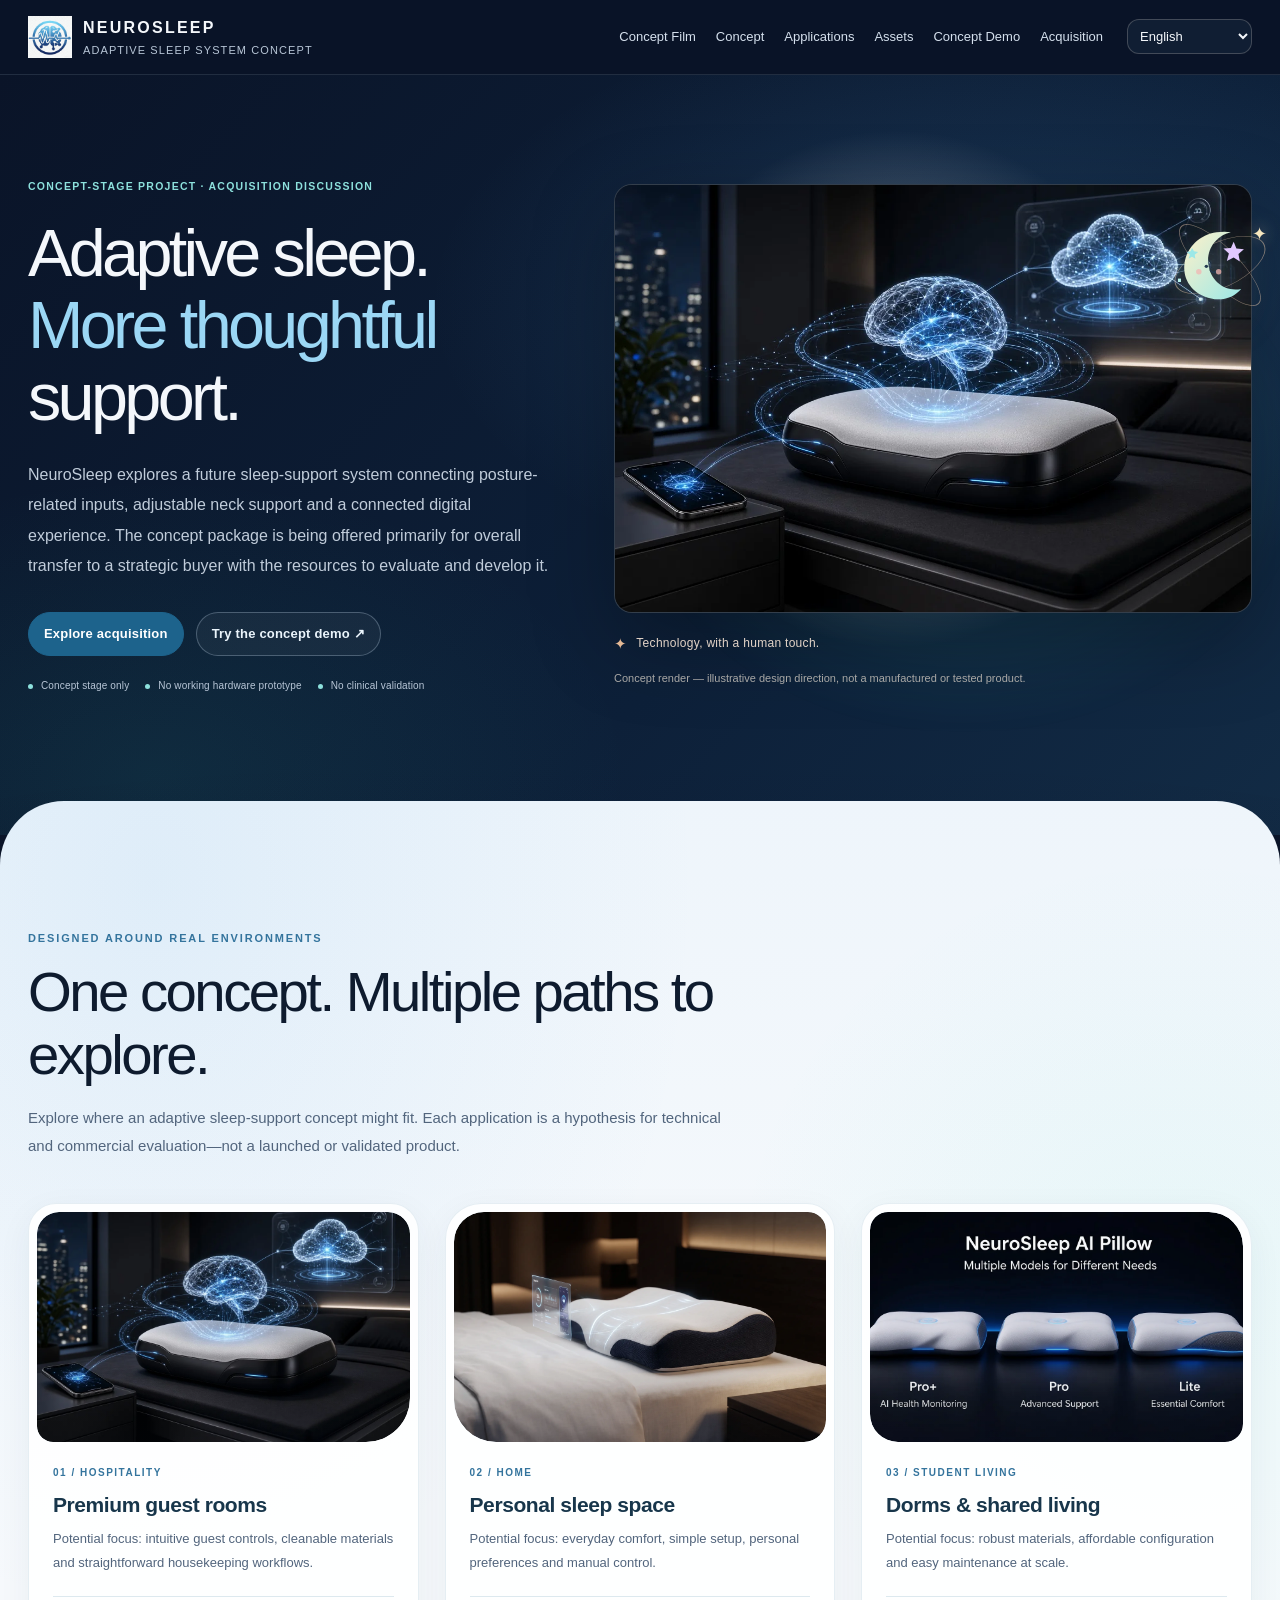
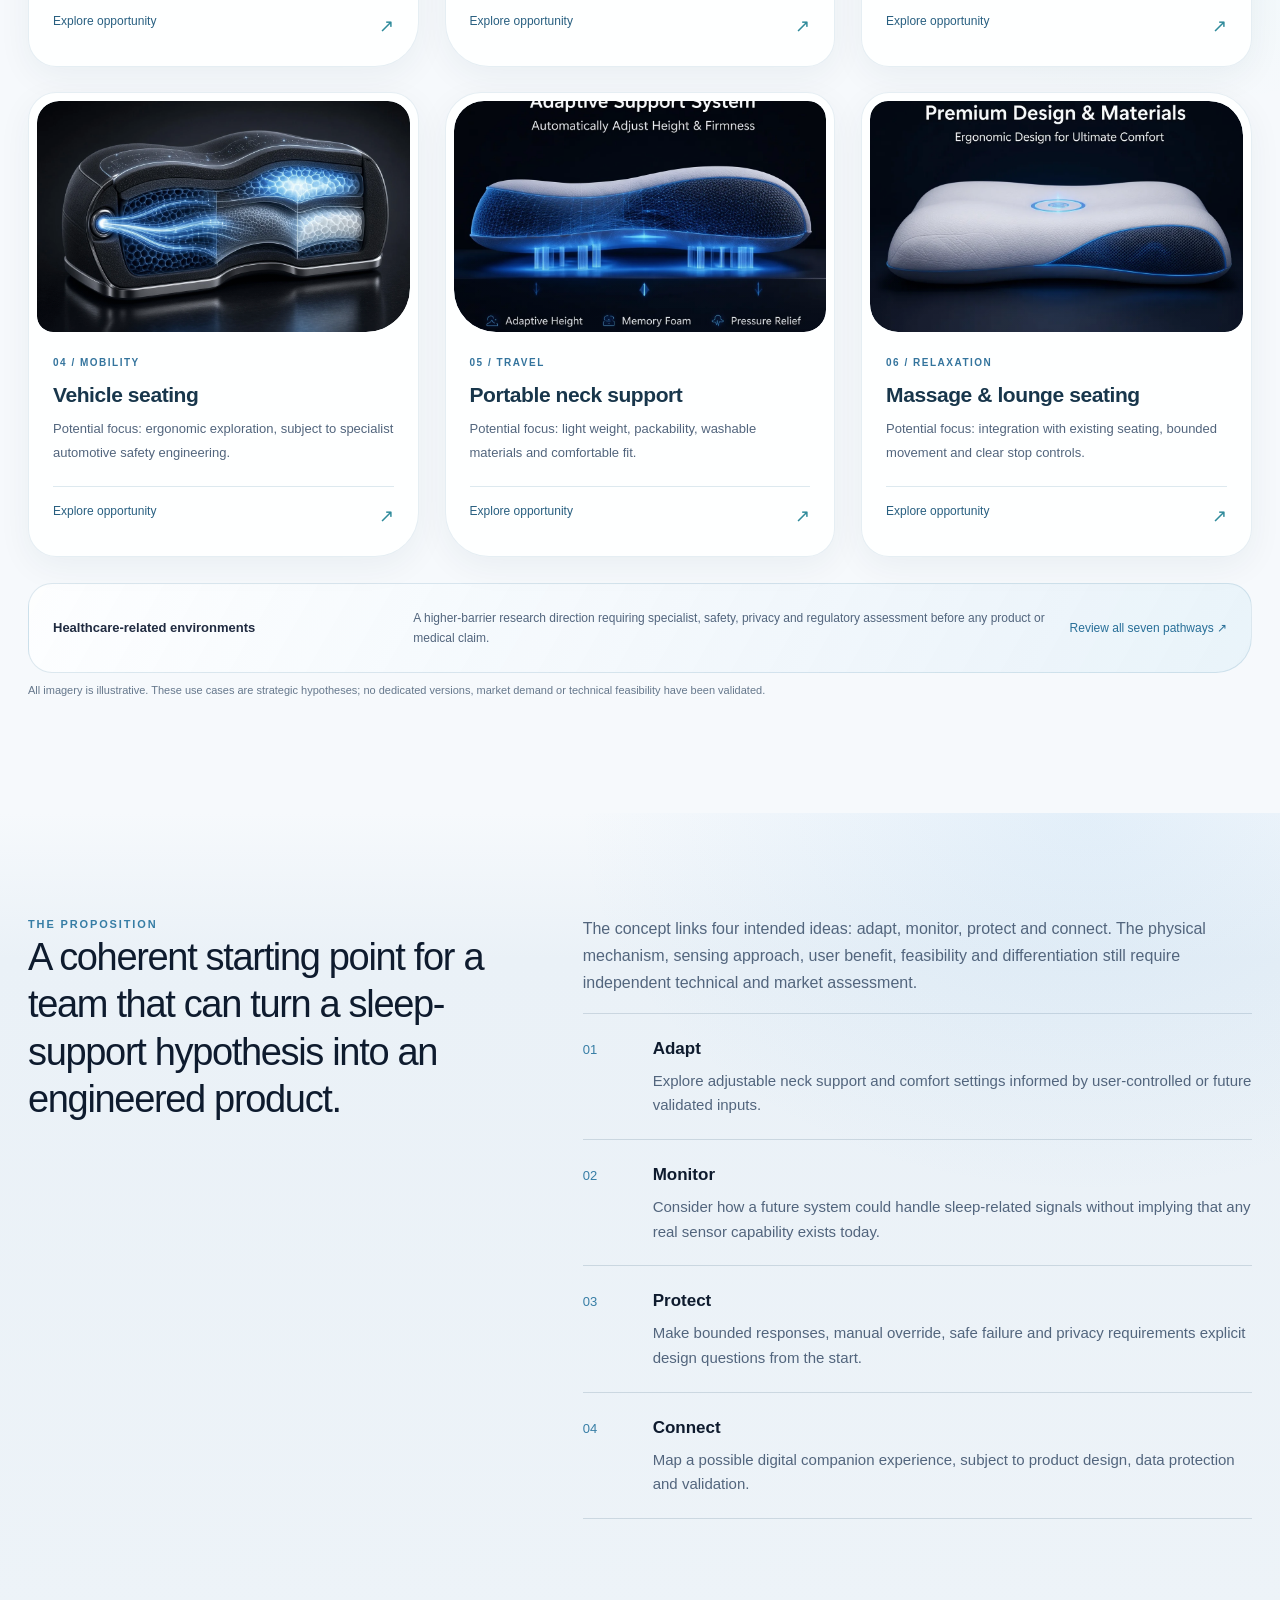
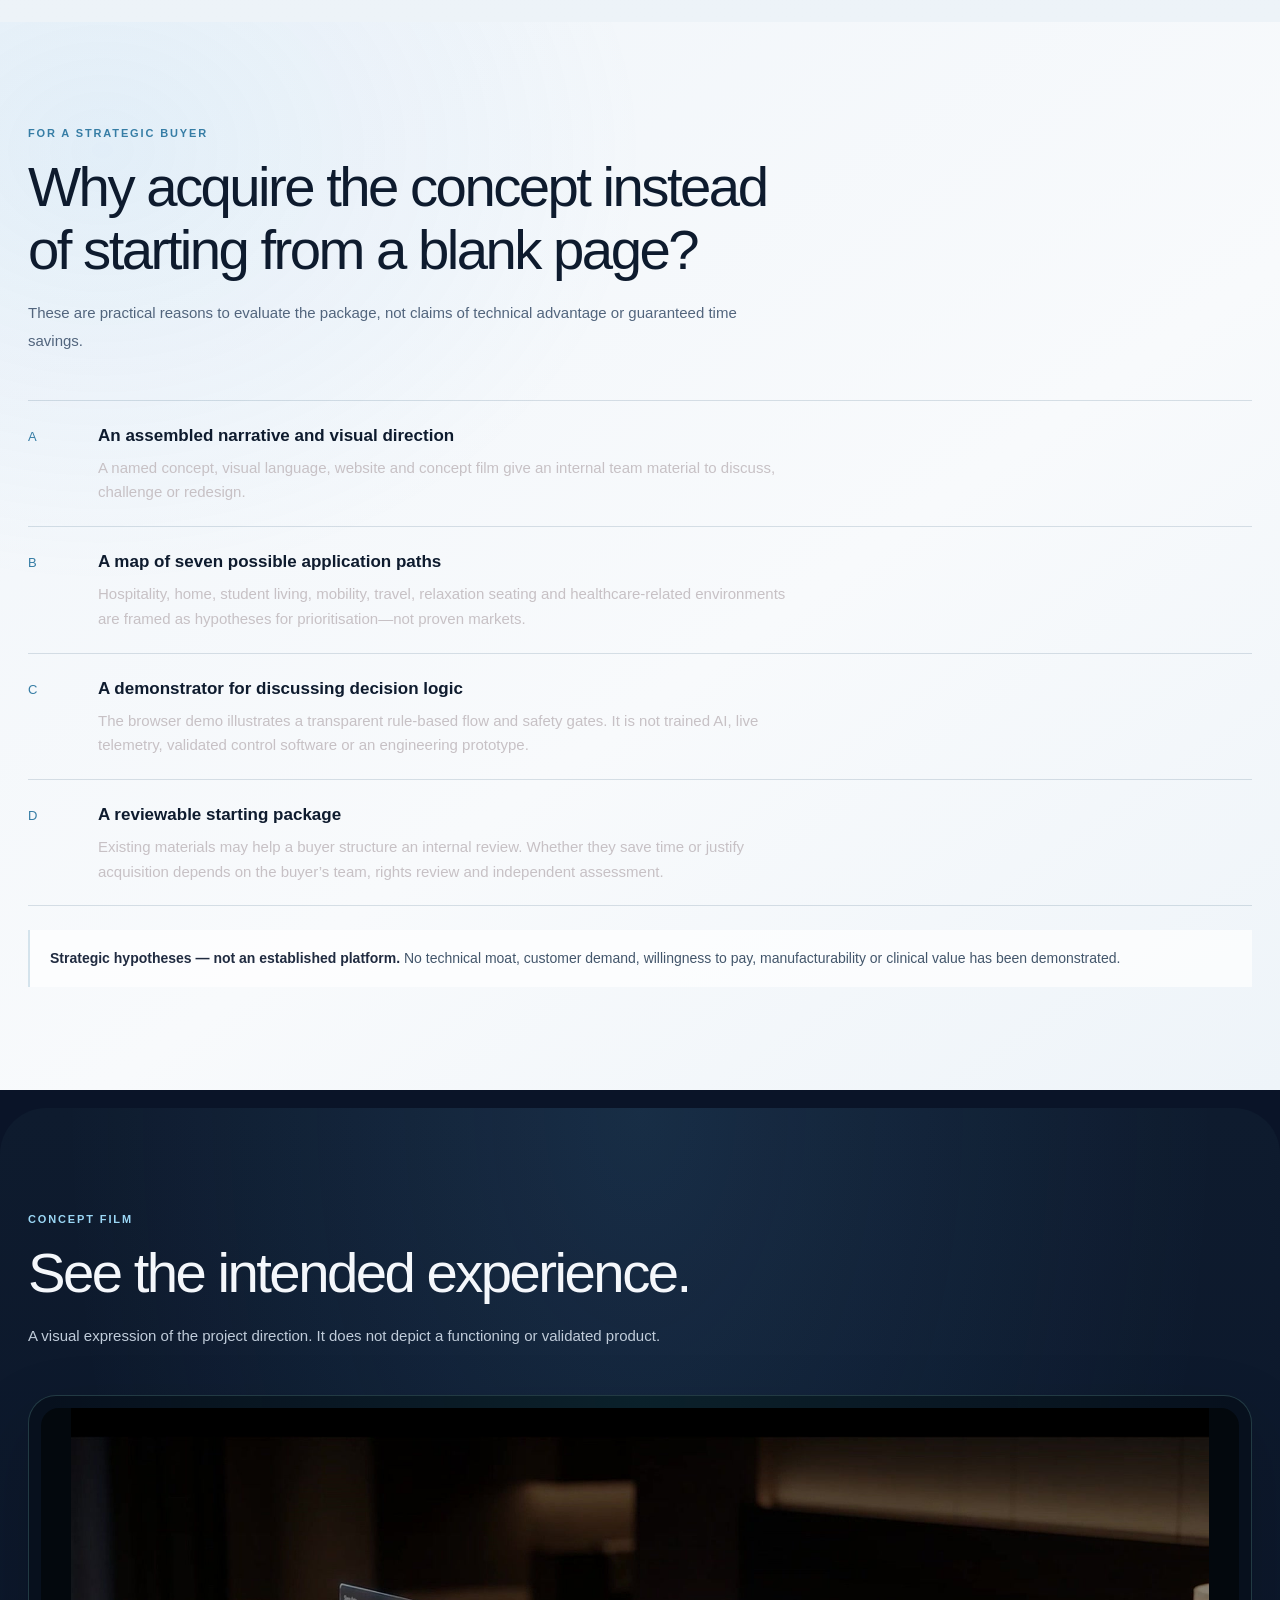
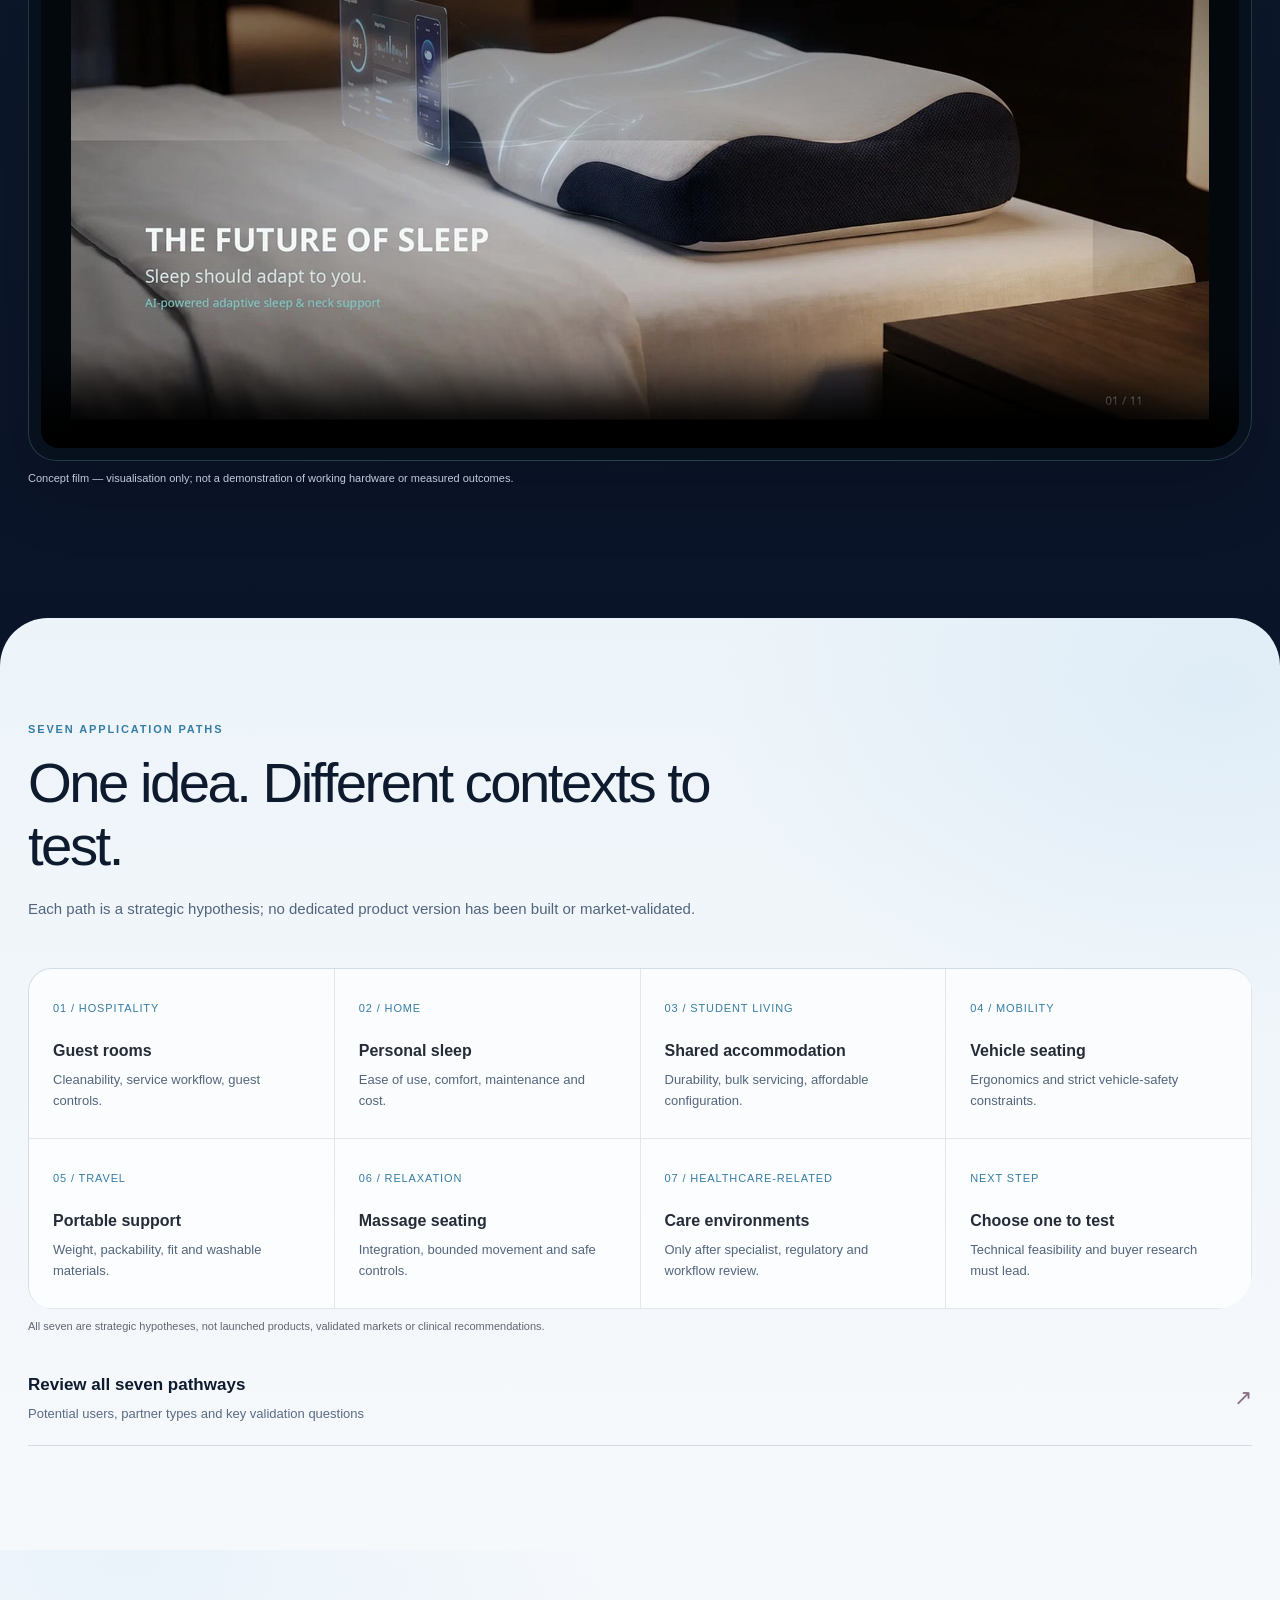
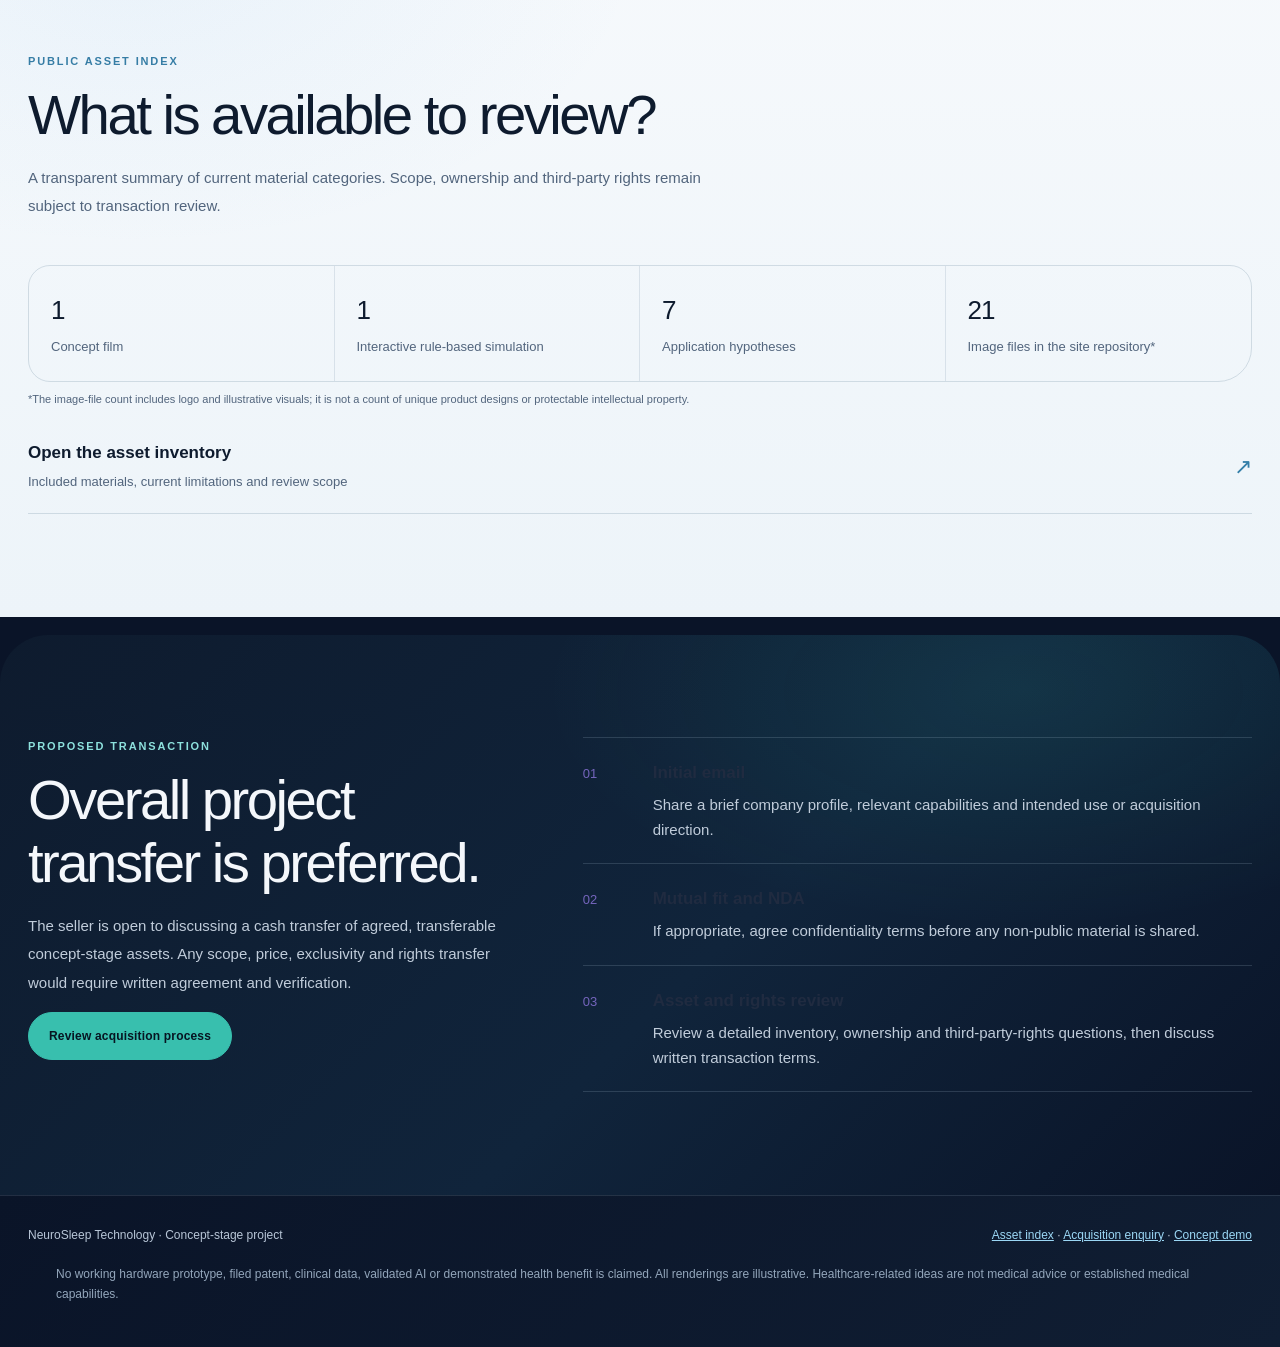
<file: index.html>
<!doctype html>
<html lang="en">
<head>
<meta charset="utf-8"><meta name="viewport" content="width=device-width,initial-scale=1"><meta name="theme-color" content="#0a1428">
<title>NeuroSleep | Concept-stage sleep system & project acquisition</title>
<meta name="description" content="A concept-stage adaptive sleep-support system exploring posture sensing, adjustable neck support and a connected digital experience. Overall project transfer preferred. No working prototype or clinical validation is claimed.">
<meta property="og:title" content="NeuroSleep | Concept-stage sleep system & project acquisition"><meta property="og:description" content="Brand, visual concepts, concept film, website, application-pathway map and rule-based simulation prepared for strategic evaluation."><meta property="og:image" content="images/v8/neurosleep-v8-hero.webp">
<link rel="icon" href="favicon.ico"><link rel="preload" as="image" href="images/v8/neurosleep-v8-hero.webp" fetchpriority="high"><link rel="stylesheet" href="site-v3.css?v=20261105-overflowfix">
</head><body>
<header class="site-header"><div class="nav-wrap">
<a class="brand" href="index.html"><img src="images/logo/neurosleep-logo.webp" alt="NeuroSleep logo" decoding="async"><span><strong>NEUROSLEEP</strong><small>Adaptive sleep system concept</small></span></a>
<button class="menu-toggle" type="button" aria-expanded="false" aria-controls="site-nav" aria-label="Open navigation menu">Menu ☰</button>
<nav class="site-nav" id="site-nav" aria-label="Main navigation">
<a href="#film" data-ns-key="navFilm">Concept Film</a><a href="concept.html" data-ns-key="navConcept">Concept</a><a href="applications.html" data-ns-key="navUseCases">Applications</a><a href="assets.html" data-ns-key="navAssets">Assets</a><a href="adaptive-engine-demo/index.html" data-ns-key="navDemo">Concept Demo</a><a href="partnership.html" data-ns-key="navContact">Acquisition</a>
</nav>
<div class="language-control"><select id="ns-lang-select" aria-label="Navigation language">
<option value="en">English</option><option value="zh-CN">&#31616;&#20307;&#20013;&#25991;</option><option value="zh-TW">&#32321;&#39636;&#20013;&#25991;</option><option value="ja">&#26085;&#26412;&#35486;</option><option value="ko">&#54620;&#44397;&#50612;</option><option value="es">Espa&#241;ol</option><option value="fr">Fran&#231;ais</option><option value="de">Deutsch</option><option value="it">Italiano</option><option value="pt">Portugu&#234;s</option><option value="ru">&#1056;&#1091;&#1089;&#1089;&#1082;&#1080;&#1081;</option><option value="ar">&#1575;&#1604;&#1593;&#1585;&#1576;&#1610;&#1577;</option><option value="hi">&#2361;&#2367;&#2344;&#2381;&#2342;&#2368;</option><option value="id">Bahasa Indonesia</option><option value="vi">Ti&#7871;ng Vi&#7879;t</option><option value="th">&#3652;&#3607;&#3618;</option><option value="tr">T&#252;rk&#231;e</option>
</select></div></div></header>
<main>
<section class="hero container">
<div><div class="eyebrow" data-ns-key="heroBadge">Concept-stage project · Acquisition discussion</div>
<h1>Adaptive sleep.<br><em>More thoughtful</em> support.</h1>
<p class="hero-copy">NeuroSleep explores a future sleep-support system connecting posture-related inputs, adjustable neck support and a connected digital experience. The concept package is being offered primarily for overall transfer to a strategic buyer with the resources to evaluate and develop it.</p>
<div class="hero-actions"><a class="button" href="partnership.html">Explore acquisition</a><a class="button secondary" href="adaptive-engine-demo/index.html">Try the concept demo ↗</a></div>
<div class="status-line"><span>Concept stage only</span><span>No working hardware prototype</span><span>No clinical validation</span></div></div>
<div class="hero-art"><img src="images/v8/neurosleep-v8-hero.webp" alt="Illustrative NeuroSleep product concept rendering" decoding="async" fetchpriority="high"><div class="dream-companion" aria-hidden="true"><span class="companion-orbit orbit-one"></span><span class="companion-orbit orbit-two"></span><svg class="companion-mascot" viewBox="0 0 120 120" role="presentation"><defs><linearGradient id="dreamGlow" x1="0" y1="0" x2="1" y2="1"><stop offset="0" stop-color="#fff1c9"/><stop offset="1" stop-color="#9ce8e7"/></linearGradient></defs><path d="M76 12c-22 5-36 25-33 47 3 25 25 41 48 36-10 12-27 18-44 14C20 103 5 82 8 58S31 15 55 12c8-1 15-1 21 0Z" fill="url(#dreamGlow)"/><path d="M80 26l4 10 11 1-8 7 2 11-9-6-10 5 3-11-8-7 11-1Z" fill="#e2c9ff"/><circle cx="40" cy="62" r="2.5" fill="#233b50"/><path d="M46 68q5 6 10 0" fill="none" stroke="#233b50" stroke-width="2" stroke-linecap="round"/><circle cx="29" cy="70" r="4" fill="#f1b6b1" opacity=".75"/><circle cx="58" cy="70" r="4" fill="#f1b6b1" opacity=".75"/><path d="M19 35l3 5 6 1-5 4 1 6-5-3-5 3 2-6-5-4 6-1Z" fill="#9ce8e7"/></svg><span class="companion-spark spark-a">✦</span><span class="companion-spark spark-b">·</span></div><div class="hero-human-note"><span>✦</span> Technology, with a human touch.</div><div class="image-caption">Concept render — illustrative design direction, not a manufactured or tested product.</div></div>
</section>
<section class="section use-cases-section" id="applications"><div class="container">
<div class="section-head"><div class="eyebrow">Designed around real environments</div><h2>One concept. Multiple paths to explore.</h2><p class="section-intro">Explore where an adaptive sleep-support concept might fit. Each application is a hypothesis for technical and commercial evaluation—not a launched or validated product.</p></div>
<div class="use-case-grid">
<a class="use-case-card" href="applications.html"><div class="use-case-visual"><img src="images/v8/neurosleep-v8-hero.webp" alt="Illustrative premium sleep support concept" loading="lazy"></div><div class="use-case-number">01 / HOSPITALITY</div><h3>Premium guest rooms</h3><p>Potential focus: intuitive guest controls, cleanable materials and straightforward housekeeping workflows.</p><span class="use-case-link">Explore opportunity <b>↗</b></span></a>
<a class="use-case-card" href="applications.html"><div class="use-case-visual"><img src="images/hero/smart-pillow.webp" alt="Illustrative smart pillow concept" loading="lazy"></div><div class="use-case-number">02 / HOME</div><h3>Personal sleep space</h3><p>Potential focus: everyday comfort, simple setup, personal preferences and manual control.</p><span class="use-case-link">Explore opportunity <b>↗</b></span></a>
<a class="use-case-card" href="applications.html"><div class="use-case-visual"><img src="images/v8/features/product-models.webp" alt="Illustrative product configuration concepts" loading="lazy"></div><div class="use-case-number">03 / STUDENT LIVING</div><h3>Dorms & shared living</h3><p>Potential focus: robust materials, affordable configuration and easy maintenance at scale.</p><span class="use-case-link">Explore opportunity <b>↗</b></span></a>
<a class="use-case-card" href="applications.html"><div class="use-case-visual"><img src="images/v8/adaptive-height.webp" alt="Illustrative adjustable support concept" loading="lazy"></div><div class="use-case-number">04 / MOBILITY</div><h3>Vehicle seating</h3><p>Potential focus: ergonomic exploration, subject to specialist automotive safety engineering.</p><span class="use-case-link">Explore opportunity <b>↗</b></span></a>
<a class="use-case-card" href="applications.html"><div class="use-case-visual"><img src="images/v8/features/adaptive-support.webp" alt="Illustrative adaptive neck support concept" loading="lazy"></div><div class="use-case-number">05 / TRAVEL</div><h3>Portable neck support</h3><p>Potential focus: light weight, packability, washable materials and comfortable fit.</p><span class="use-case-link">Explore opportunity <b>↗</b></span></a>
<a class="use-case-card" href="applications.html"><div class="use-case-visual"><img src="images/v8/features/premium-design.webp" alt="Illustrative premium support product design" loading="lazy"></div><div class="use-case-number">06 / RELAXATION</div><h3>Massage & lounge seating</h3><p>Potential focus: integration with existing seating, bounded movement and clear stop controls.</p><span class="use-case-link">Explore opportunity <b>↗</b></span></a>
</div>
<div class="application-note"><strong>Healthcare-related environments</strong><span>A higher-barrier research direction requiring specialist, safety, privacy and regulatory assessment before any product or medical claim.</span><a href="applications.html">Review all seven pathways ↗</a></div>
<p class="image-caption">All imagery is illustrative. These use cases are strategic hypotheses; no dedicated versions, market demand or technical feasibility have been validated.</p>
</div></section>
<section class="section"><div class="container split">
<div><div class="eyebrow">The proposition</div><p class="large-statement">A coherent starting point for a team that can turn a sleep-support hypothesis into an engineered product.</p></div>
<div class="text-column"><p>The concept links four intended ideas: adapt, monitor, protect and connect. The physical mechanism, sensing approach, user benefit, feasibility and differentiation still require independent technical and market assessment.</p>
<div class="rule-list">
<div class="rule-item"><span class="num">01</span><div><h3>Adapt</h3><p>Explore adjustable neck support and comfort settings informed by user-controlled or future validated inputs.</p></div></div>
<div class="rule-item"><span class="num">02</span><div><h3>Monitor</h3><p>Consider how a future system could handle sleep-related signals without implying that any real sensor capability exists today.</p></div></div>
<div class="rule-item"><span class="num">03</span><div><h3>Protect</h3><p>Make bounded responses, manual override, safe failure and privacy requirements explicit design questions from the start.</p></div></div>
<div class="rule-item"><span class="num">04</span><div><h3>Connect</h3><p>Map a possible digital companion experience, subject to product design, data protection and validation.</p></div></div></div>
</div></div></section>
<section class="section"><div class="container"><div class="section-head"><div class="eyebrow">For a strategic buyer</div><h2>Why acquire the concept instead of starting from a blank page?</h2><p class="section-intro">These are practical reasons to evaluate the package, not claims of technical advantage or guaranteed time savings.</p></div>
<div class="rule-list">
<div class="rule-item"><span class="num">A</span><div><h3>An assembled narrative and visual direction</h3><p>A named concept, visual language, website and concept film give an internal team material to discuss, challenge or redesign.</p></div></div>
<div class="rule-item"><span class="num">B</span><div><h3>A map of seven possible application paths</h3><p>Hospitality, home, student living, mobility, travel, relaxation seating and healthcare-related environments are framed as hypotheses for prioritisation—not proven markets.</p></div></div>
<div class="rule-item"><span class="num">C</span><div><h3>A demonstrator for discussing decision logic</h3><p>The browser demo illustrates a transparent rule-based flow and safety gates. It is not trained AI, live telemetry, validated control software or an engineering prototype.</p></div></div>
<div class="rule-item"><span class="num">D</span><div><h3>A reviewable starting package</h3><p>Existing materials may help a buyer structure an internal review. Whether they save time or justify acquisition depends on the buyer’s team, rights review and independent assessment.</p></div></div></div>
<div class="hypothesis"><strong>Strategic hypotheses — not an established platform.</strong> No technical moat, customer demand, willingness to pay, manufacturability or clinical value has been demonstrated.</div></div></section>
<section id="film" class="section"><div class="container"><div class="section-head"><div class="eyebrow">Concept film</div><h2>See the intended experience.</h2><p class="section-intro">A visual expression of the project direction. It does not depict a functioning or validated product.</p></div>
<div class="film-frame"><video controls preload="none" data-poster="video/film-poster.jpg" playsinline><source src="video/NeuroSleep-Concept-Film.mp4" type="video/mp4">Your browser does not support the embedded video.</video></div><p class="image-caption">Concept film — visualisation only; not a demonstration of working hardware or measured outcomes.</p></div></section>
<section class="section"><div class="container"><div class="section-head"><div class="eyebrow">Seven application paths</div><h2>One idea. Different contexts to test.</h2><p class="section-intro">Each path is a strategic hypothesis; no dedicated product version has been built or market-validated.</p></div>
<div class="pathways">
<div class="pathway"><small>01 / HOSPITALITY</small><h3>Guest rooms</h3><p>Cleanability, service workflow, guest controls.</p></div><div class="pathway"><small>02 / HOME</small><h3>Personal sleep</h3><p>Ease of use, comfort, maintenance and cost.</p></div><div class="pathway"><small>03 / STUDENT LIVING</small><h3>Shared accommodation</h3><p>Durability, bulk servicing, affordable configuration.</p></div><div class="pathway"><small>04 / MOBILITY</small><h3>Vehicle seating</h3><p>Ergonomics and strict vehicle-safety constraints.</p></div><div class="pathway"><small>05 / TRAVEL</small><h3>Portable support</h3><p>Weight, packability, fit and washable materials.</p></div><div class="pathway"><small>06 / RELAXATION</small><h3>Massage seating</h3><p>Integration, bounded movement and safe controls.</p></div><div class="pathway"><small>07 / HEALTHCARE-RELATED</small><h3>Care environments</h3><p>Only after specialist, regulatory and workflow review.</p></div><div class="pathway"><small>NEXT STEP</small><h3>Choose one to test</h3><p>Technical feasibility and buyer research must lead.</p></div>
</div><p class="image-caption">All seven are strategic hypotheses, not launched products, validated markets or clinical recommendations.</p><p><a class="link-row" href="applications.html"><span><strong>Review all seven pathways</strong><small>Potential users, partner types and key validation questions</small></span><span class="arrow">↗</span></a></p></div></section>
<section class="section"><div class="container"><div class="section-head"><div class="eyebrow">Public asset index</div><h2>What is available to review?</h2><p class="section-intro">A transparent summary of current material categories. Scope, ownership and third-party rights remain subject to transaction review.</p></div>
<div class="asset-band"><div><strong>1</strong><span>Concept film</span></div><div><strong>1</strong><span>Interactive rule-based simulation</span></div><div><strong>7</strong><span>Application hypotheses</span></div><div><strong>21</strong><span>Image files in the site repository*</span></div></div>
<p class="image-caption">*The image-file count includes logo and illustrative visuals; it is not a count of unique product designs or protectable intellectual property.</p>
<a class="link-row" href="assets.html"><span><strong>Open the asset inventory</strong><small>Included materials, current limitations and review scope</small></span><span class="arrow">↗</span></a></div></section>
<section class="section"><div class="container split"><div><div class="eyebrow">Proposed transaction</div><h2>Overall project transfer is preferred.</h2><p class="section-intro">The seller is open to discussing a cash transfer of agreed, transferable concept-stage assets. Any scope, price, exclusivity and rights transfer would require written agreement and verification.</p><a class="button" href="partnership.html">Review acquisition process</a></div>
<div class="text-column"><div class="rule-list"><div class="rule-item"><span class="num">01</span><div><h3>Initial email</h3><p>Share a brief company profile, relevant capabilities and intended use or acquisition direction.</p></div></div><div class="rule-item"><span class="num">02</span><div><h3>Mutual fit and NDA</h3><p>If appropriate, agree confidentiality terms before any non-public material is shared.</p></div></div><div class="rule-item"><span class="num">03</span><div><h3>Asset and rights review</h3><p>Review a detailed inventory, ownership and third-party-rights questions, then discuss written transaction terms.</p></div></div></div></div></div></section>
</main>
<footer class="site-footer"><div class="footer-inner"><span>NeuroSleep Technology · Concept-stage project</span><span><a href="assets.html">Asset index</a> · <a href="partnership.html">Acquisition enquiry</a> · <a href="adaptive-engine-demo/index.html">Concept demo</a></span></div><div class="disclaimer">No working hardware prototype, filed patent, clinical data, validated AI or demonstrated health benefit is claimed. All renderings are illustrative. Healthcare-related ideas are not medical advice or established medical capabilities.</div></footer>
<script src="site-v2.js?v=20261018-performance-cache"></script>
</body></html>
</file>
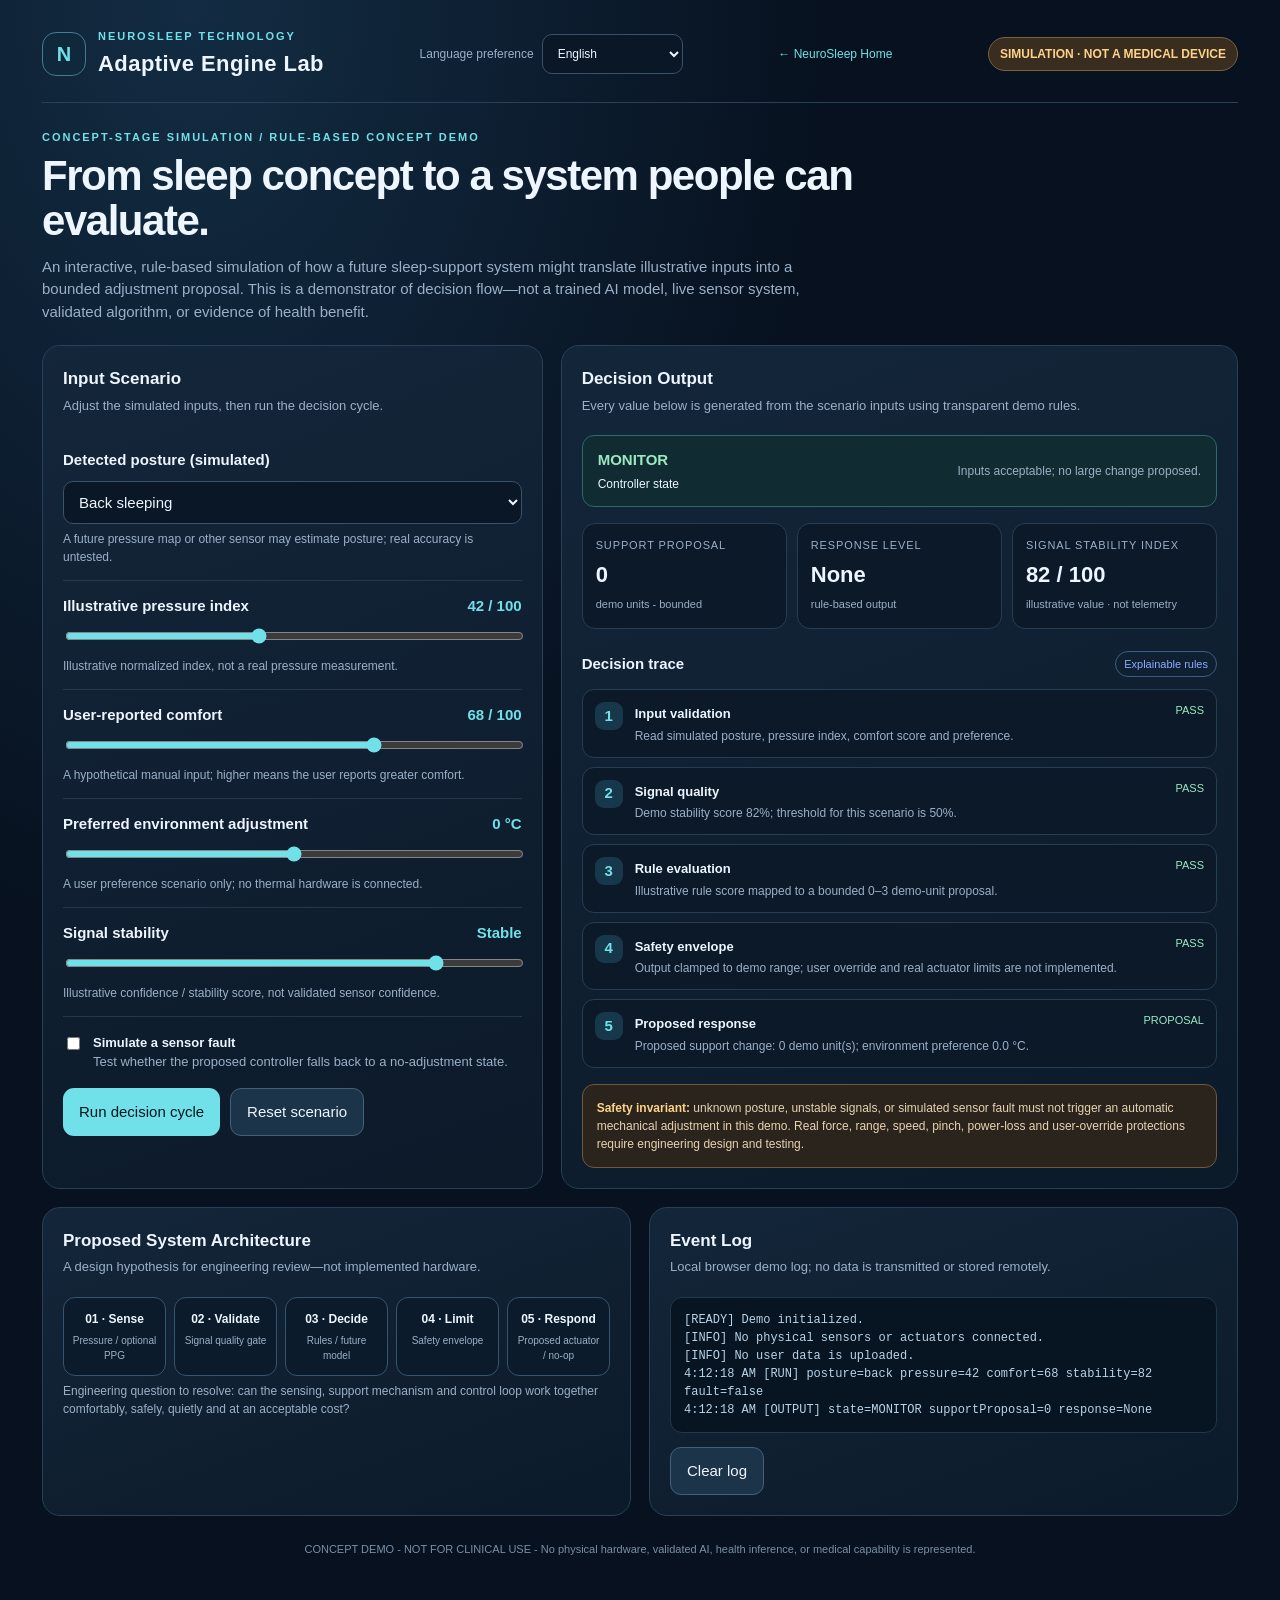
<file: adaptive-engine-demo/index.html>
<!doctype html>
<html lang="en">
<head>
<meta charset="utf-8"><meta name="viewport" content="width=device-width,initial-scale=1"><meta name="theme-color" content="#07111f">
<title>NeuroSleep | Adaptive Engine Simulation</title>
<style>
:root{--bg:#07111f;--panel:#101f31;--panel2:#14263a;--line:#294057;--ink:#edf5ff;--muted:#9bb0c7;--cyan:#70e1e8;--blue:#8aaeff;--amber:#ffd28a;--red:#ff9090;--green:#9ce8c0}
*{box-sizing:border-box}body{margin:0;background:radial-gradient(ellipse at 15% 0%,#132c43 0,transparent 42%),var(--bg);color:var(--ink);font:15px/1.5 Inter,Segoe UI,Arial,sans-serif}main{max-width:1240px;margin:auto;padding:28px 22px 48px}.top{display:flex;justify-content:space-between;align-items:center;gap:16px;flex-wrap:wrap;border-bottom:1px solid var(--line);padding-bottom:22px}.demo-lang{display:flex;align-items:center;gap:8px;color:var(--muted);font-size:12px}.demo-lang select{width:auto;max-width:150px}.demo-back{color:var(--cyan);text-decoration:none;font-size:12px;white-space:nowrap}.demo-back:hover{text-decoration:underline}.brand{display:flex;align-items:center;gap:12px}.mark{width:44px;height:44px;border:1px solid #477a95;border-radius:14px;display:grid;place-items:center;color:var(--cyan);font-weight:800;font-size:20px;background:#10283b}.eyebrow{color:var(--cyan);font-size:11px;letter-spacing:.18em;text-transform:uppercase;font-weight:800}.brand h1{margin:2px 0 0;font-size:22px;letter-spacing:.02em}.pill{border:1px solid #79623d;color:var(--amber);background:#382d1e;padding:7px 11px;border-radius:999px;font-size:12px;font-weight:700}.intro{padding:26px 0 22px;max-width:820px}.intro h2{font-size:clamp(27px,4vw,42px);line-height:1.08;margin:8px 0 12px;letter-spacing:-.035em}.intro p{color:var(--muted);margin:0;max-width:780px}.grid{display:grid;grid-template-columns: minmax(280px,.85fr) minmax(320px,1.15fr);gap:18px}.panel{background:linear-gradient(160deg,rgba(20,38,58,.97),rgba(12,26,42,.97));border:1px solid var(--line);border-radius:18px;padding:20px;min-width:0}.panel h3{margin:0 0 4px;font-size:17px}.sub{margin:0 0 20px;color:var(--muted);font-size:13px}.control{padding:14px 0;border-bottom:1px solid rgba(75,102,128,.35)}.control:last-of-type{border:0}.labelrow{display:flex;justify-content:space-between;gap:12px;margin-bottom:9px}.labelrow label{font-weight:650}.value{color:var(--cyan);font-variant-numeric:tabular-nums;font-weight:750}select,input[type=range]{width:100%}select{background:#091727;border:1px solid #38536b;color:var(--ink);padding:11px;border-radius:10px;font:inherit}input[type=range]{accent-color:var(--cyan)}.hint{color:var(--muted);font-size:12px;margin-top:6px}.checks{display:flex;gap:10px;align-items:flex-start;margin:16px 0;color:var(--muted);font-size:13px}.checks input{margin-top:4px;accent-color:var(--cyan)}button{background:var(--cyan);color:#071521;border:0;padding:12px 16px;border-radius:11px;font-weight:800;cursor:pointer;font:inherit}button:hover{filter:brightness(1.08)}button.secondary{background:#1c344a;color:var(--ink);border:1px solid #42617b}.actions{display:flex;gap:10px;flex-wrap:wrap;margin-top:14px}.status{display:flex;justify-content:space-between;gap:12px;align-items:center;padding:13px 15px;border-radius:12px;background:#102b31;border:1px solid #2b6b69;margin:16px 0}.status strong{color:var(--green)}.status span{font-size:12px;color:var(--muted)}.metrics{display:grid;grid-template-columns:repeat(3,minmax(0,1fr));gap:10px}.metric{background:#0b1929;border:1px solid #263e54;border-radius:13px;padding:13px}.metric small{display:block;color:var(--muted);font-size:11px;letter-spacing:.08em;text-transform:uppercase}.metric b{display:block;font-size:22px;margin:5px 0 1px}.metric em{font-size:11px;color:var(--muted);font-style:normal}.resulttitle{display:flex;justify-content:space-between;align-items:center;gap:12px;margin-top:22px}.resulttitle h4{margin:0;font-size:15px}.tag{font-size:11px;color:var(--blue);border:1px solid #3e5d82;border-radius:999px;padding:4px 8px}.steps{display:grid;gap:9px;margin-top:12px}.step{display:grid;grid-template-columns:30px 1fr auto;align-items:start;gap:10px;padding:12px;background:#0b1929;border:1px solid #263e54;border-radius:12px}.num{width:28px;height:28px;display:grid;place-items:center;border-radius:9px;background:#17384b;color:var(--cyan);font-weight:800}.step p{margin:2px 0 0;color:var(--muted);font-size:12px}.step b{font-size:13px}.state{font-size:11px;color:var(--green);white-space:nowrap}.safety{margin-top:16px;padding:14px;border:1px solid #73573b;background:#2a241d;border-radius:12px;color:#e8d3b0;font-size:12px}.safety b{color:var(--amber)}.lower{display:grid;grid-template-columns:1fr 1fr;gap:18px;margin-top:18px}.arch{display:grid;grid-template-columns:repeat(5,minmax(0,1fr));gap:8px;margin-top:14px}.node{border:1px solid #34556e;border-radius:12px;padding:12px 8px;text-align:center;background:#0b1b2b}.node b{display:block;font-size:12px}.node small{display:block;color:var(--muted);font-size:10px;margin-top:5px}.log{font-family:ui-monospace,SFMono-Regular,Consolas,monospace;color:#b9d3e8;font-size:12px;white-space:pre-wrap;max-height:180px;overflow:auto;background:#071421;border:1px solid #20384d;border-radius:12px;padding:13px;margin-top:12px}.foot{color:#7890a8;font-size:11px;text-align:center;margin-top:25px}.hidden{display:none}@media(max-width:800px){.grid,.lower{grid-template-columns:1fr}.arch{grid-template-columns:1fr}.node{text-align:left}.metrics{grid-template-columns:1fr 1fr}.top{align-items:flex-start}}@media(max-width:430px){main{padding:18px 12px}.panel{padding:15px}.metrics{grid-template-columns:1fr}}
</style></head>
<body><main>
<header class="top"><div class="brand"><div class="mark">N</div><div><div class="eyebrow">NeuroSleep Technology</div><h1>Adaptive Engine Lab</h1></div></div><div class="demo-lang"><label for="ns-lang-select">Language preference</label><select id="ns-lang-select" aria-label="Language preference"><option value="en">English</option><option value="zh-CN">&#31616;&#20307;&#20013;&#25991;</option><option value="zh-TW">&#32321;&#39636;&#20013;&#25991;</option><option value="ja">&#26085;&#26412;&#35486;</option><option value="ko">&#54620;&#44397;&#50612;</option><option value="es">Espa&#241;ol</option><option value="fr">Fran&#231;ais</option><option value="de">Deutsch</option><option value="it">Italiano</option><option value="pt">Portugu&#234;s</option><option value="ru">&#1056;&#1091;&#1089;&#1089;&#1082;&#1080;&#1081;</option><option value="ar">&#1575;&#1604;&#1593;&#1585;&#1576;&#1610;&#1577;</option><option value="hi">&#2361;&#2367;&#2344;&#2381;&#2342;&#2368;</option><option value="id">Bahasa Indonesia</option><option value="vi">Ti&#7871;ng Vi&#7879;t</option><option value="th">&#3652;&#3607;&#3618;</option><option value="tr">T&#252;rk&#231;e</option></select></div><a class="demo-back" href="../index.html">&#8592; NeuroSleep Home</a><div class="pill">SIMULATION &middot; NOT A MEDICAL DEVICE</div></header>
<section class="intro"><div class="eyebrow">Concept-stage simulation / Rule-based concept demo</div><h2>From sleep concept to a system people can evaluate.</h2><p>An interactive, rule-based simulation of how a future sleep-support system might translate illustrative inputs into a bounded adjustment proposal. This is a demonstrator of decision flow—not a trained AI model, live sensor system, validated algorithm, or evidence of health benefit.</p></section>
<section class="grid">
<div class="panel"><h3>Input Scenario</h3><p class="sub">Adjust the simulated inputs, then run the decision cycle.</p>
<div class="control"><div class="labelrow"><label for="posture">Detected posture (simulated)</label></div><select id="posture"><option value="back">Back sleeping</option><option value="left">Left side sleeping</option><option value="right">Right side sleeping</option><option value="stomach">Stomach / prone</option><option value="unknown">Unknown / conflicting signal</option></select><div class="hint">A future pressure map or other sensor may estimate posture; real accuracy is untested.</div></div>
<div class="control"><div class="labelrow"><label for="pressure">Illustrative pressure index</label><span class="value" id="pressureV">42 / 100</span></div><input id="pressure" type="range" min="0" max="100" value="42"><div class="hint">Illustrative normalized index, not a real pressure measurement.</div></div>
<div class="control"><div class="labelrow"><label for="comfort">User-reported comfort</label><span class="value" id="comfortV">68 / 100</span></div><input id="comfort" type="range" min="0" max="100" value="68"><div class="hint">A hypothetical manual input; higher means the user reports greater comfort.</div></div>
<div class="control"><div class="labelrow"><label for="temp">Preferred environment adjustment</label><span class="value" id="tempV">0 °C</span></div><input id="temp" type="range" min="-2" max="2" step=".5" value="0"><div class="hint">A user preference scenario only; no thermal hardware is connected.</div></div>
<div class="control"><div class="labelrow"><label for="motion">Signal stability</label><span class="value" id="motionV">Stable</span></div><input id="motion" type="range" min="0" max="100" value="82"><div class="hint">Illustrative confidence / stability score, not validated sensor confidence.</div></div>
<label class="checks"><input type="checkbox" id="fault"><span><b style="color:var(--ink)">Simulate a sensor fault</b><br>Test whether the proposed controller falls back to a no-adjustment state.</span></label>
<div class="actions"><button id="run">Run decision cycle</button><button class="secondary" id="reset">Reset scenario</button></div></div>
<div class="panel"><h3>Decision Output</h3><p class="sub">Every value below is generated from the scenario inputs using transparent demo rules.</p>
<div class="status"><div><strong id="mode">MONITOR</strong><div style="font-size:12px;margin-top:3px">Controller state</div></div><span id="reason">Waiting for first simulation run</span></div>
<div class="metrics"><div class="metric"><small>Support proposal</small><b id="support">0</b><em>demo units - bounded</em></div><div class="metric"><small>Response level</small><b id="response">Low</b><em>rule-based output</em></div><div class="metric"><small>Signal stability index</small><b id="stable">82 / 100</b><em>illustrative value · not telemetry</em></div></div>
<div class="resulttitle"><h4>Decision trace</h4><span class="tag">Explainable rules</span></div>
<div class="steps" id="steps"><div class="step"><div class="num">1</div><div><b>Validate inputs</b><p>Waiting for scenario execution.</p></div><span class="state">PENDING</span></div></div>
<div class="safety"><b>Safety invariant:</b> unknown posture, unstable signals, or simulated sensor fault must not trigger an automatic mechanical adjustment in this demo. Real force, range, speed, pinch, power-loss and user-override protections require engineering design and testing.</div>
</div></section>
<section class="lower"><div class="panel"><h3>Proposed System Architecture</h3><p class="sub">A design hypothesis for engineering review—not implemented hardware.</p><div class="arch"><div class="node"><b>01 · Sense</b><small>Pressure / optional PPG</small></div><div class="node"><b>02 · Validate</b><small>Signal quality gate</small></div><div class="node"><b>03 · Decide</b><small>Rules / future model</small></div><div class="node"><b>04 · Limit</b><small>Safety envelope</small></div><div class="node"><b>05 · Respond</b><small>Proposed actuator / no-op</small></div></div><p class="hint">Engineering question to resolve: can the sensing, support mechanism and control loop work together comfortably, safely, quietly and at an acceptable cost?</p></div>
<div class="panel"><h3>Event Log</h3><p class="sub">Local browser demo log; no data is transmitted or stored remotely.</p><div class="log" id="log">[READY] Demo initialized.
[INFO] No physical sensors or actuators connected.
[INFO] No user data is uploaded.</div><div class="actions"><button class="secondary" id="clear">Clear log</button></div></div></section>
<p class="foot">CONCEPT DEMO - NOT FOR CLINICAL USE - No physical hardware, validated AI, health inference, or medical capability is represented.</p>
</main>
<script>
const $=id=>document.getElementById(id);
const initial={posture:"back",pressure:42,comfort:68,temp:0,motion:82,fault:false};
function sync(){ $("pressureV").textContent=$("pressure").value+" / 100";$("comfortV").textContent=$("comfort").value+" / 100";$("tempV").textContent=(Number($("temp").value)>0?"+":"")+Number($("temp").value).toFixed(1).replace(".0","")+" °C";$("motionV").textContent=Number($("motion").value)>=75?"Stable":Number($("motion").value)>=50?"Variable":"Unstable"; }
["pressure","comfort","temp","motion"].forEach(id=>$(id).addEventListener("input",sync));
function addLog(s){$("log").textContent+="\n"+new Date().toLocaleTimeString()+" "+s;$("log").scrollTop=$("log").scrollHeight;}
function run(){const posture=$("posture").value,p=+$("pressure").value,c=+$("comfort").value,t=+$("temp").value,m=+$("motion").value,f=$("fault").checked;let state="MONITOR",support=0,response="Low",reason="Inputs acceptable; no large change proposed.",steps=[];
steps.push(["Input validation", "Read simulated posture, pressure index, comfort score and preference.", "PASS"]);
if(f||posture==="unknown"||m<50){state="SAFE HOLD";reason=f?"Simulated sensor fault — adjustment inhibited.":posture==="unknown"?"Posture is unknown or conflicting — adjustment inhibited.":"Signal stability below demo threshold — adjustment inhibited.";steps.push(["Safety gate",reason,"BLOCK"]);steps.push(["Actuator command","No automatic mechanical adjustment. Retain last known safe state in a real design.","NO-OP"]);support=0;response="Inhibited";}
else{steps.push(["Signal quality","Demo stability score "+m+"%; threshold for this scenario is 50%.","PASS"]);let base=posture==="left"||posture==="right"?1:posture==="back"?0.5:0;let need=Math.max(0,Math.min(3,Math.round((p-35)/22+(55-c)/35+base)));support=need;response=need>=2?"Moderate":need===1?"Low":"None";if(c<35){reason="Low reported comfort raises a review flag; no clinical inference is made.";}if(posture==="stomach"){support=0;response="None";reason="Prone posture: demo policy suppresses automatic support changes pending specialist engineering review.";}steps.push(["Rule evaluation","Illustrative rule score mapped to a bounded 0–3 demo-unit proposal.","PASS"]);steps.push(["Safety envelope","Output clamped to demo range; user override and real actuator limits are not implemented.","PASS"]);steps.push(["Proposed response",posture==="stomach"?"No automatic adjustment for this scenario.":"Proposed support change: "+support+" demo unit(s); environment preference "+(t>0?"+":"")+t.toFixed(1)+" °C.","PROPOSAL"]);}
$("mode").textContent=state;$("reason").textContent=reason;$("support").textContent=support;$("response").textContent=response;$("stable").textContent=m+" / 100";
$("steps").innerHTML=steps.map((s,i)=>'<div class="step"><div class="num">'+(i+1)+'</div><div><b>'+s[0]+'</b><p>'+s[1]+'</p></div><span class="state">'+s[2]+'</span></div>').join("");
addLog("[RUN] posture="+posture+" pressure="+p+" comfort="+c+" stability="+m+" fault="+f);addLog("[OUTPUT] state="+state+" supportProposal="+support+" response="+response);}
$("run").addEventListener("click",run);$("clear").addEventListener("click",()=>$("log").textContent="[CLEARED] Log cleared. No data transmitted.");$("reset").addEventListener("click",()=>{Object.entries(initial).forEach(([k,v])=>{if(k==="fault")$(k).checked=v;else $(k).value=v;});sync();run();addLog("[RESET] Default scenario restored.");});
sync();run();
// Share the selected language with Yiang Health and the NeuroSleep main site.
(function(){const s=document.getElementById("ns-lang-select");const langs=["en","zh-CN","zh-TW","ja","ko","es","fr","de","it","pt","ru","ar","hi","id","vi","th","tr"];const saved=localStorage.getItem("yiang_health_lang");const nav=(navigator.language||"en").toLowerCase();let lang=saved&&langs.includes(saved)?saved:(nav.startsWith("zh")?(nav.includes("tw")||nav.includes("hk")?"zh-TW":"zh-CN"):nav.split("-")[0]);if(!langs.includes(lang))lang="en";s.value=lang;document.documentElement.lang=lang;document.documentElement.dir=lang==="ar"?"rtl":"ltr";s.addEventListener("change",()=>{localStorage.setItem("yiang_health_lang",s.value);document.documentElement.lang=s.value;document.documentElement.dir=s.value==="ar"?"rtl":"ltr";});})();
</script></body></html>
</file>
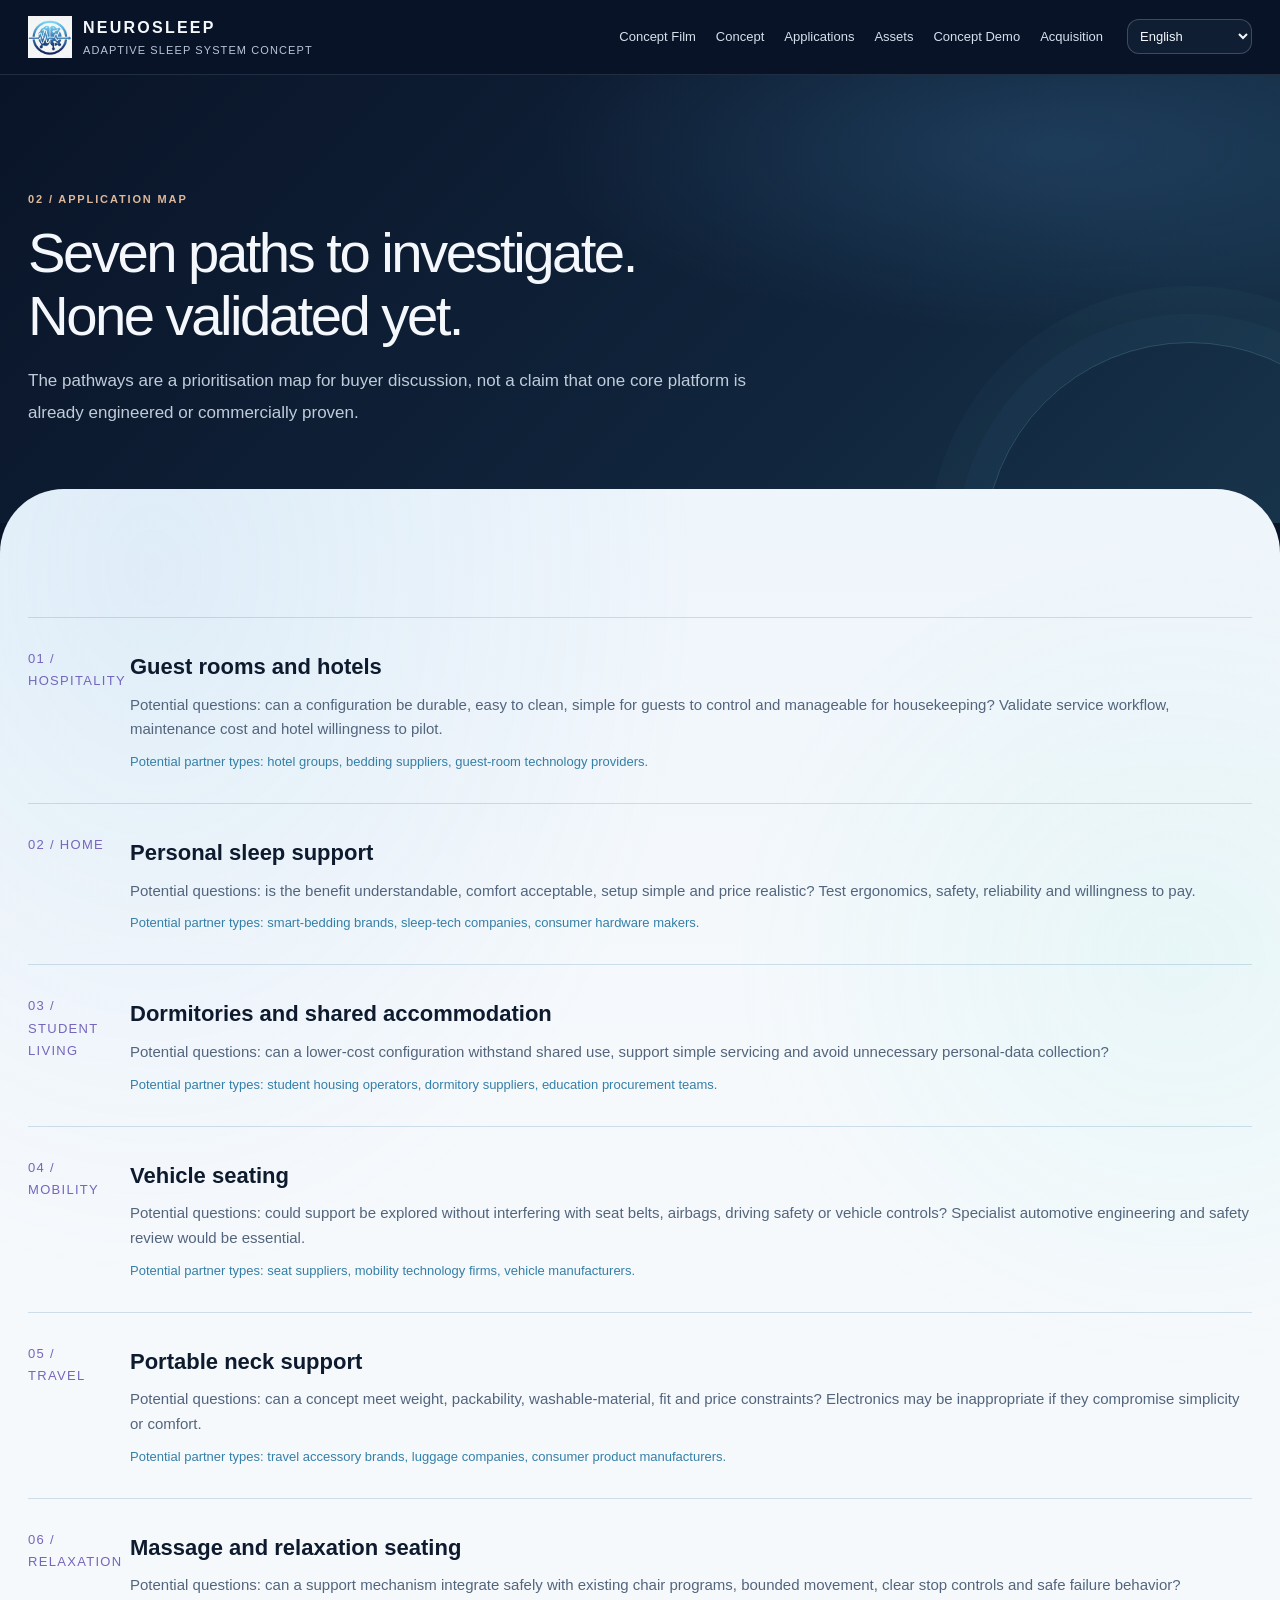
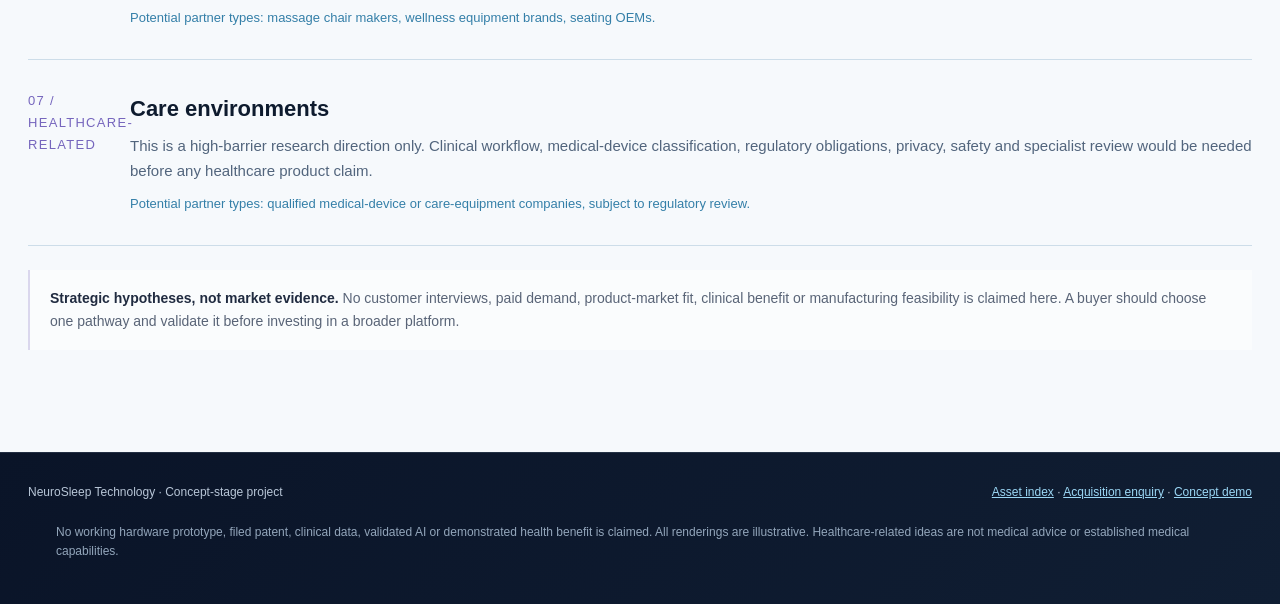
<file: applications.html>
﻿<!doctype html>
<html lang="en"><head><meta charset="utf-8"><meta name="viewport" content="width=device-width,initial-scale=1"><meta name="theme-color" content="#0a1428"><title>Application hypotheses | NeuroSleep</title><meta name="description" content="Seven strategic application hypotheses for a concept-stage adaptive sleep-support system; no market validation or dedicated product versions are claimed."><link rel="icon" href="favicon.ico"><link rel="stylesheet" href="site-v3.css?v=20261017-softorganic"></head><body>
<header class="site-header"><div class="nav-wrap">
<a class="brand" href="index.html"><img src="images/logo/neurosleep-logo.webp" alt="NeuroSleep logo" decoding="async"><span><strong>NEUROSLEEP</strong><small>Adaptive sleep system concept</small></span></a>
<button class="menu-toggle" type="button" aria-expanded="false" aria-controls="site-nav" aria-label="Open navigation menu">Menu &#9776;</button>
<nav class="site-nav" id="site-nav" aria-label="Main navigation">
<a href="index.html#film" data-ns-key="navFilm">Concept Film</a><a href="concept.html" data-ns-key="navConcept">Concept</a><a href="applications.html" data-ns-key="navUseCases">Applications</a><a href="assets.html" data-ns-key="navAssets">Assets</a><a href="adaptive-engine-demo/index.html" data-ns-key="navDemo">Concept Demo</a><a href="partnership.html" data-ns-key="navContact">Acquisition</a>
</nav>
<div class="language-control"><select id="ns-lang-select" aria-label="Navigation language">
<option value="en">English</option><option value="zh-CN">&#31616;&#20307;&#20013;&#25991;</option><option value="zh-TW">&#32321;&#39636;&#20013;&#25991;</option><option value="ja">&#26085;&#26412;&#35486;</option><option value="ko">&#54620;&#44397;&#50612;</option><option value="es">Espa&#241;ol</option><option value="fr">Fran&#231;ais</option><option value="de">Deutsch</option><option value="it">Italiano</option><option value="pt">Portugu&#234;s</option><option value="ru">&#1056;&#1091;&#1089;&#1089;&#1080;&#1081;</option><option value="ar">&#1575;&#1604;&#1593;&#1585;&#1576;&#1610;&#1577;</option><option value="hi">&#2361;&#2367;&#2344;&#2381;&#2342;&#2368;</option><option value="id">Bahasa Indonesia</option><option value="vi">Ti&#7871;ng Vi&#7879;t</option><option value="th">&#3652;&#3607;&#3618;</option><option value="tr">T&#252;rk&#231;e</option>
</select></div></div></header>
<main>
<section class="page-hero container"><div class="eyebrow">02 / Application map</div><h1>Seven paths to investigate.<br>None validated yet.</h1><p>The pathways are a prioritisation map for buyer discussion, not a claim that one core platform is already engineered or commercially proven.</p></section>
<section class="section"><div class="container"><div class="application-list">
<article class="application"><div class="app-no">01 / HOSPITALITY</div><div><h3>Guest rooms and hotels</h3><p>Potential questions: can a configuration be durable, easy to clean, simple for guests to control and manageable for housekeeping? Validate service workflow, maintenance cost and hotel willingness to pilot.</p><div class="buyer-types">Potential partner types: hotel groups, bedding suppliers, guest-room technology providers.</div></div></article>
<article class="application"><div class="app-no">02 / HOME</div><div><h3>Personal sleep support</h3><p>Potential questions: is the benefit understandable, comfort acceptable, setup simple and price realistic? Test ergonomics, safety, reliability and willingness to pay.</p><div class="buyer-types">Potential partner types: smart-bedding brands, sleep-tech companies, consumer hardware makers.</div></div></article>
<article class="application"><div class="app-no">03 / STUDENT LIVING</div><div><h3>Dormitories and shared accommodation</h3><p>Potential questions: can a lower-cost configuration withstand shared use, support simple servicing and avoid unnecessary personal-data collection?</p><div class="buyer-types">Potential partner types: student housing operators, dormitory suppliers, education procurement teams.</div></div></article>
<article class="application"><div class="app-no">04 / MOBILITY</div><div><h3>Vehicle seating</h3><p>Potential questions: could support be explored without interfering with seat belts, airbags, driving safety or vehicle controls? Specialist automotive engineering and safety review would be essential.</p><div class="buyer-types">Potential partner types: seat suppliers, mobility technology firms, vehicle manufacturers.</div></div></article>
<article class="application"><div class="app-no">05 / TRAVEL</div><div><h3>Portable neck support</h3><p>Potential questions: can a concept meet weight, packability, washable-material, fit and price constraints? Electronics may be inappropriate if they compromise simplicity or comfort.</p><div class="buyer-types">Potential partner types: travel accessory brands, luggage companies, consumer product manufacturers.</div></div></article>
<article class="application"><div class="app-no">06 / RELAXATION</div><div><h3>Massage and relaxation seating</h3><p>Potential questions: can a support mechanism integrate safely with existing chair programs, bounded movement, clear stop controls and safe failure behavior?</p><div class="buyer-types">Potential partner types: massage chair makers, wellness equipment brands, seating OEMs.</div></div></article>
<article class="application"><div class="app-no">07 / HEALTHCARE-RELATED</div><div><h3>Care environments</h3><p>This is a high-barrier research direction only. Clinical workflow, medical-device classification, regulatory obligations, privacy, safety and specialist review would be needed before any healthcare product claim.</p><div class="buyer-types">Potential partner types: qualified medical-device or care-equipment companies, subject to regulatory review.</div></div></article>
</div><div class="hypothesis"><strong>Strategic hypotheses, not market evidence.</strong> No customer interviews, paid demand, product-market fit, clinical benefit or manufacturing feasibility is claimed here. A buyer should choose one pathway and validate it before investing in a broader platform.</div></div></section>
</main>
<footer class="site-footer"><div class="footer-inner"><span>NeuroSleep Technology &middot; Concept-stage project</span><span><a href="assets.html">Asset index</a> &middot; <a href="partnership.html">Acquisition enquiry</a> &middot; <a href="adaptive-engine-demo/index.html">Concept demo</a></span></div><div class="disclaimer">No working hardware prototype, filed patent, clinical data, validated AI or demonstrated health benefit is claimed. All renderings are illustrative. Healthcare-related ideas are not medical advice or established medical capabilities.</div></footer><script src="site-v2.js?v=20261018-performance-cache"></script>
</body></html>
</file>
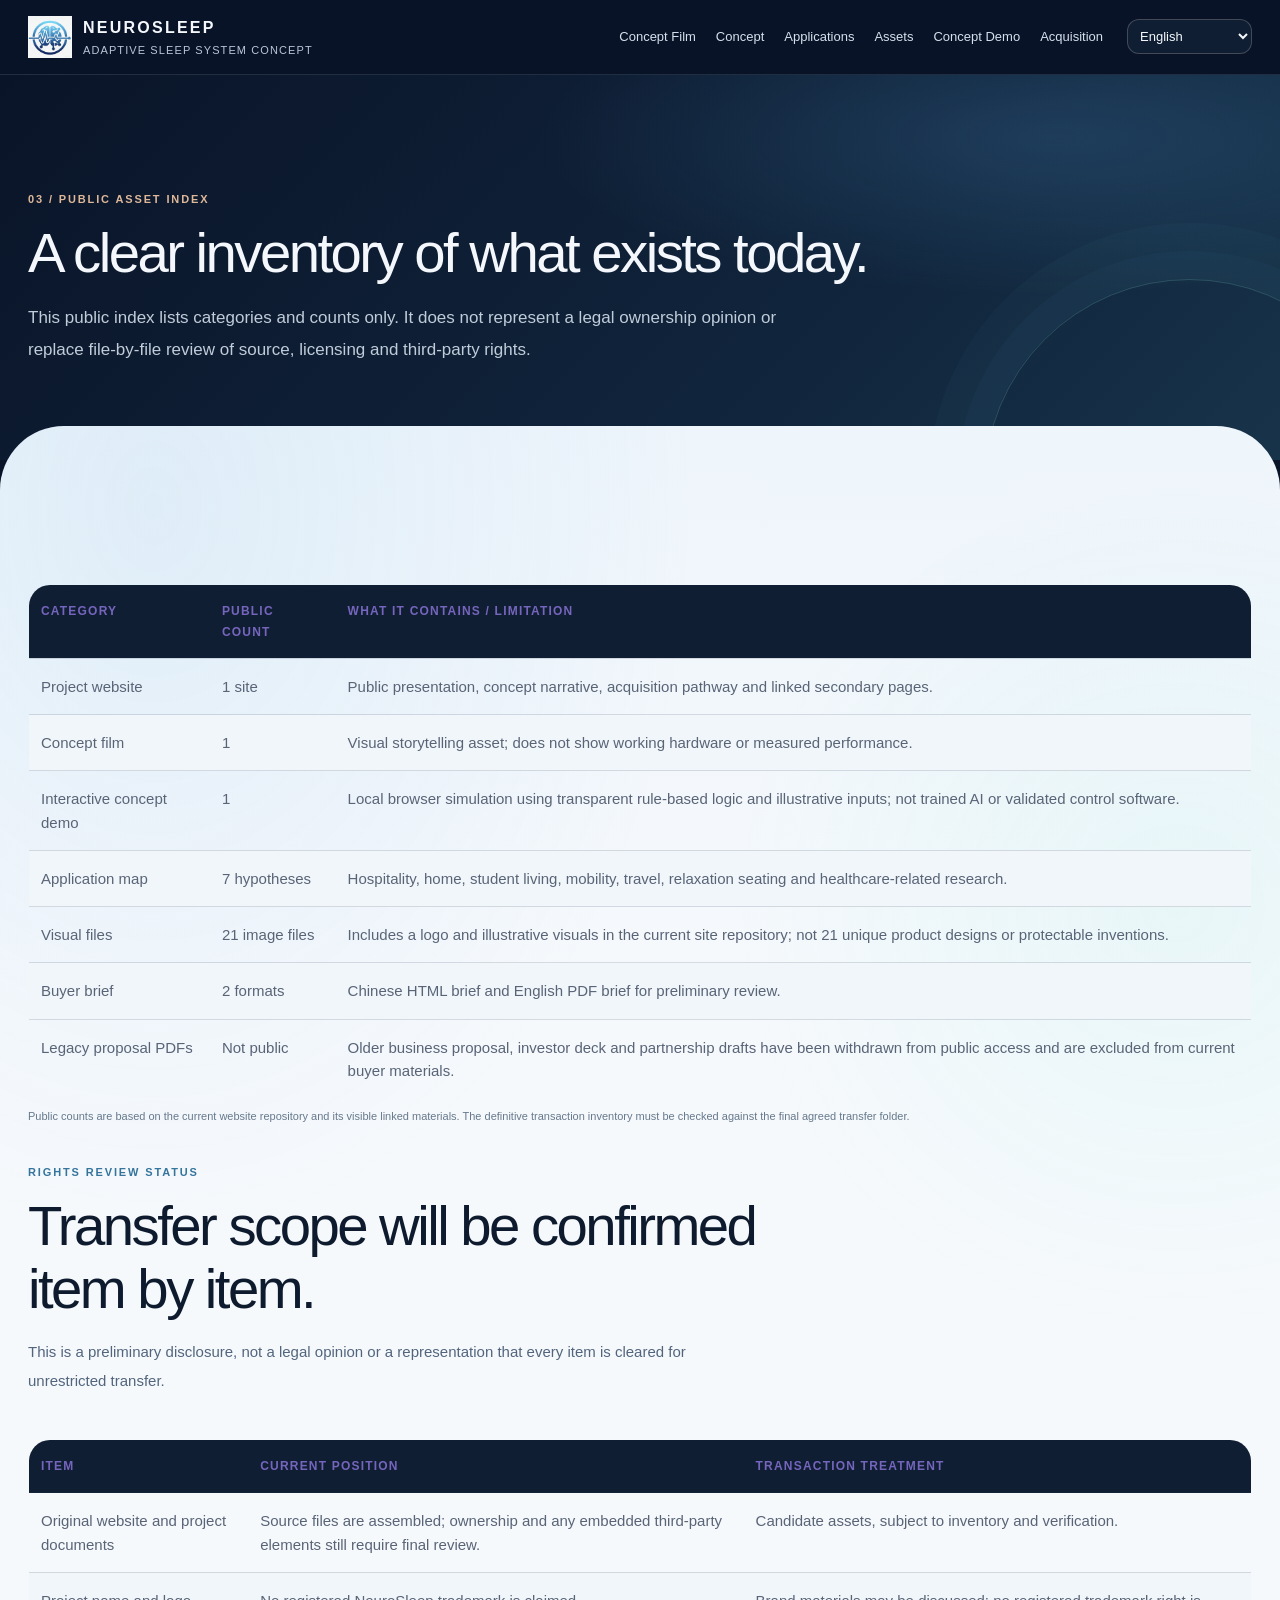
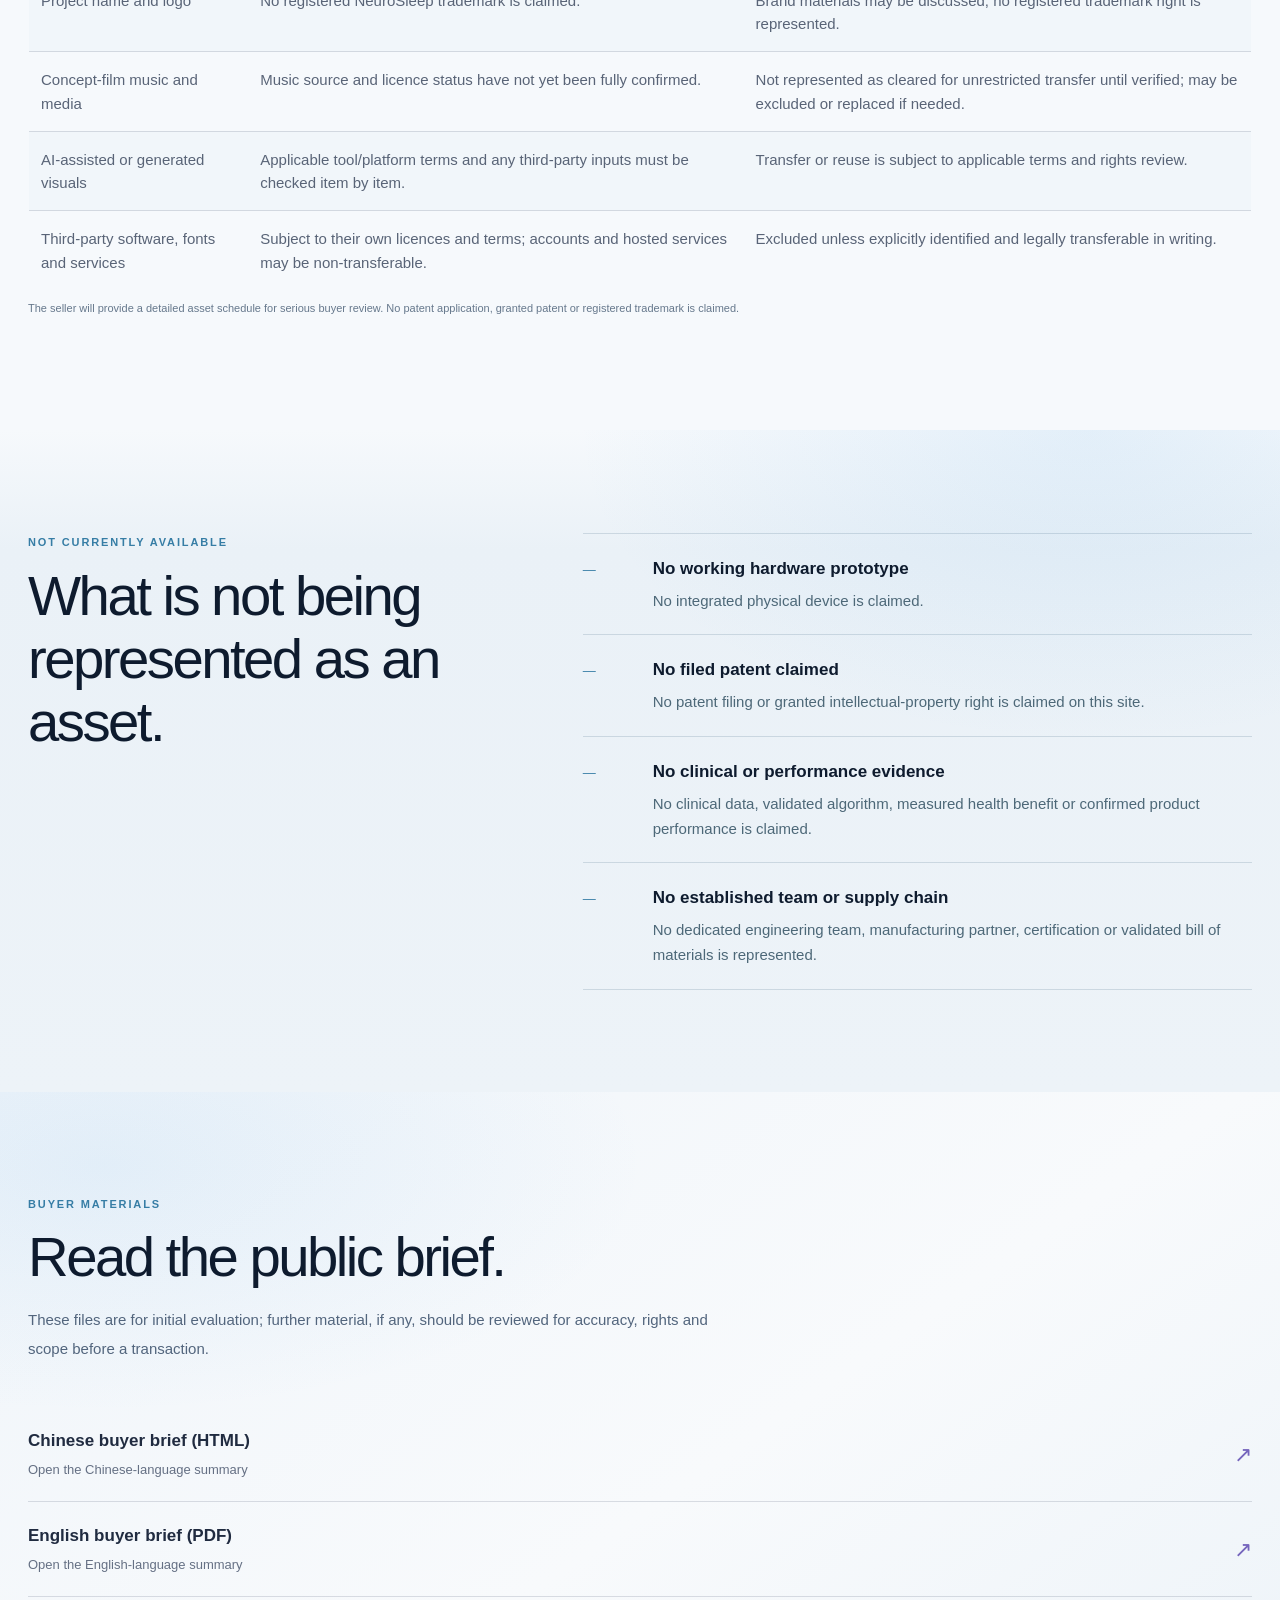
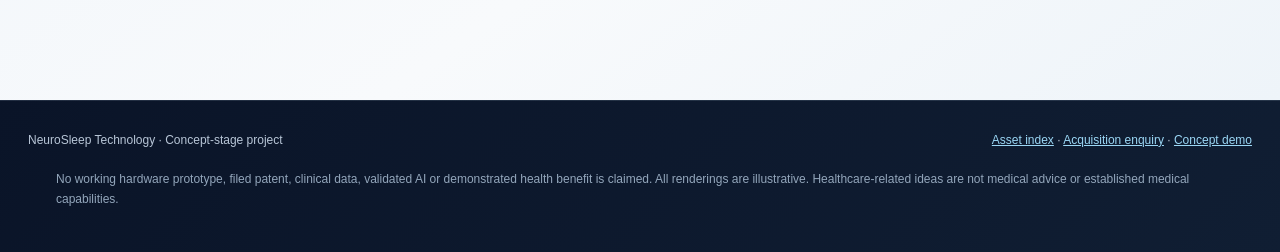
<file: assets.html>
﻿<!doctype html>
<html lang="en"><head><meta charset="utf-8"><meta name="viewport" content="width=device-width,initial-scale=1"><meta name="theme-color" content="#0a1428"><title>Public asset index | NeuroSleep</title><meta name="description" content="Public index of NeuroSleep concept-stage materials and current limitations, for preliminary strategic-buyer review."><link rel="icon" href="favicon.ico"><link rel="stylesheet" href="site-v3.css?v=20261017-softorganic"></head><body>
<header class="site-header"><div class="nav-wrap">
<a class="brand" href="index.html"><img src="images/logo/neurosleep-logo.webp" alt="NeuroSleep logo" decoding="async"><span><strong>NEUROSLEEP</strong><small>Adaptive sleep system concept</small></span></a>
<button class="menu-toggle" type="button" aria-expanded="false" aria-controls="site-nav" aria-label="Open navigation menu">Menu &#9776;</button>
<nav class="site-nav" id="site-nav" aria-label="Main navigation">
<a href="index.html#film" data-ns-key="navFilm">Concept Film</a><a href="concept.html" data-ns-key="navConcept">Concept</a><a href="applications.html" data-ns-key="navUseCases">Applications</a><a href="assets.html" data-ns-key="navAssets">Assets</a><a href="adaptive-engine-demo/index.html" data-ns-key="navDemo">Concept Demo</a><a href="partnership.html" data-ns-key="navContact">Acquisition</a>
</nav>
<div class="language-control"><select id="ns-lang-select" aria-label="Navigation language">
<option value="en">English</option><option value="zh-CN">&#31616;&#20307;&#20013;&#25991;</option><option value="zh-TW">&#32321;&#39636;&#20013;&#25991;</option><option value="ja">&#26085;&#26412;&#35486;</option><option value="ko">&#54620;&#44397;&#50612;</option><option value="es">Espa&#241;ol</option><option value="fr">Fran&#231;ais</option><option value="de">Deutsch</option><option value="it">Italiano</option><option value="pt">Portugu&#234;s</option><option value="ru">&#1056;&#1091;&#1089;&#1089;&#1080;&#1081;</option><option value="ar">&#1575;&#1604;&#1593;&#1585;&#1576;&#1610;&#1577;</option><option value="hi">&#2361;&#2367;&#2344;&#2381;&#2342;&#2368;</option><option value="id">Bahasa Indonesia</option><option value="vi">Ti&#7871;ng Vi&#7879;t</option><option value="th">&#3652;&#3607;&#3618;</option><option value="tr">T&#252;rk&#231;e</option>
</select></div></div></header>
<main>
<section class="page-hero container"><div class="eyebrow">03 / Public asset index</div><h1>A clear inventory of what exists today.</h1><p>This public index lists categories and counts only. It does not represent a legal ownership opinion or replace file-by-file review of source, licensing and third-party rights.</p></section>
<section class="section"><div class="container"><table class="asset-index"><thead><tr><th>Category</th><th>Public count</th><th>What it contains / limitation</th></tr></thead><tbody>
<tr><td>Project website</td><td>1 site</td><td>Public presentation, concept narrative, acquisition pathway and linked secondary pages.</td></tr>
<tr><td>Concept film</td><td>1</td><td>Visual storytelling asset; does not show working hardware or measured performance.</td></tr>
<tr><td>Interactive concept demo</td><td>1</td><td>Local browser simulation using transparent rule-based logic and illustrative inputs; not trained AI or validated control software.</td></tr>
<tr><td>Application map</td><td>7 hypotheses</td><td>Hospitality, home, student living, mobility, travel, relaxation seating and healthcare-related research.</td></tr>
<tr><td>Visual files</td><td>21 image files</td><td>Includes a logo and illustrative visuals in the current site repository; not 21 unique product designs or protectable inventions.</td></tr>
<tr><td>Buyer brief</td><td>2 formats</td><td>Chinese HTML brief and English PDF brief for preliminary review.</td></tr>
<tr><td>Legacy proposal PDFs</td><td>Not public</td><td>Older business proposal, investor deck and partnership drafts have been withdrawn from public access and are excluded from current buyer materials.</td></tr>
</tbody></table>
<p class="image-caption">Public counts are based on the current website repository and its visible linked materials. The definitive transaction inventory must be checked against the final agreed transfer folder.</p>
<div class="section-head" style="margin-top:38px"><div class="eyebrow">Rights review status</div><h2>Transfer scope will be confirmed item by item.</h2><p class="section-intro">This is a preliminary disclosure, not a legal opinion or a representation that every item is cleared for unrestricted transfer.</p></div>
<table class="asset-index"><thead><tr><th>Item</th><th>Current position</th><th>Transaction treatment</th></tr></thead><tbody>
<tr><td>Original website and project documents</td><td>Source files are assembled; ownership and any embedded third-party elements still require final review.</td><td>Candidate assets, subject to inventory and verification.</td></tr>
<tr><td>Project name and logo</td><td>No registered NeuroSleep trademark is claimed.</td><td>Brand materials may be discussed; no registered trademark right is represented.</td></tr>
<tr><td>Concept-film music and media</td><td>Music source and licence status have not yet been fully confirmed.</td><td>Not represented as cleared for unrestricted transfer until verified; may be excluded or replaced if needed.</td></tr>
<tr><td>AI-assisted or generated visuals</td><td>Applicable tool/platform terms and any third-party inputs must be checked item by item.</td><td>Transfer or reuse is subject to applicable terms and rights review.</td></tr>
<tr><td>Third-party software, fonts and services</td><td>Subject to their own licences and terms; accounts and hosted services may be non-transferable.</td><td>Excluded unless explicitly identified and legally transferable in writing.</td></tr>
</tbody></table>
<p class="image-caption">The seller will provide a detailed asset schedule for serious buyer review. No patent application, granted patent or registered trademark is claimed.</p></div></section>
<section class="section"><div class="container split"><div><div class="eyebrow">Not currently available</div><h2>What is not being represented as an asset.</h2></div><div class="rule-list">
<div class="rule-item"><span class="num">&#8212;</span><div><h3>No working hardware prototype</h3><p>No integrated physical device is claimed.</p></div></div>
<div class="rule-item"><span class="num">&#8212;</span><div><h3>No filed patent claimed</h3><p>No patent filing or granted intellectual-property right is claimed on this site.</p></div></div>
<div class="rule-item"><span class="num">&#8212;</span><div><h3>No clinical or performance evidence</h3><p>No clinical data, validated algorithm, measured health benefit or confirmed product performance is claimed.</p></div></div>
<div class="rule-item"><span class="num">&#8212;</span><div><h3>No established team or supply chain</h3><p>No dedicated engineering team, manufacturing partner, certification or validated bill of materials is represented.</p></div></div>
</div></div></section>
<section class="section"><div class="container"><div class="section-head"><div class="eyebrow">Buyer materials</div><h2>Read the public brief.</h2><p class="section-intro">These files are for initial evaluation; further material, if any, should be reviewed for accuracy, rights and scope before a transaction.</p></div>
<a class="link-row" href="Documents/NeuroSleep-Buyer-Brief-CN.html" target="_blank" rel="noopener"><span><strong>Chinese buyer brief (HTML)</strong><small>Open the Chinese-language summary</small></span><span class="arrow">&#8599;</span></a>
<a class="link-row" href="Documents/NeuroSleep-Buyer-Brief-Current.pdf" target="_blank" rel="noopener"><span><strong>English buyer brief (PDF)</strong><small>Open the English-language summary</small></span><span class="arrow">&#8599;</span></a>
</div></section>
</main>
<footer class="site-footer"><div class="footer-inner"><span>NeuroSleep Technology &middot; Concept-stage project</span><span><a href="assets.html">Asset index</a> &middot; <a href="partnership.html">Acquisition enquiry</a> &middot; <a href="adaptive-engine-demo/index.html">Concept demo</a></span></div><div class="disclaimer">No working hardware prototype, filed patent, clinical data, validated AI or demonstrated health benefit is claimed. All renderings are illustrative. Healthcare-related ideas are not medical advice or established medical capabilities.</div></footer><script src="site-v2.js?v=20261018-performance-cache"></script>
</body></html>
</file>
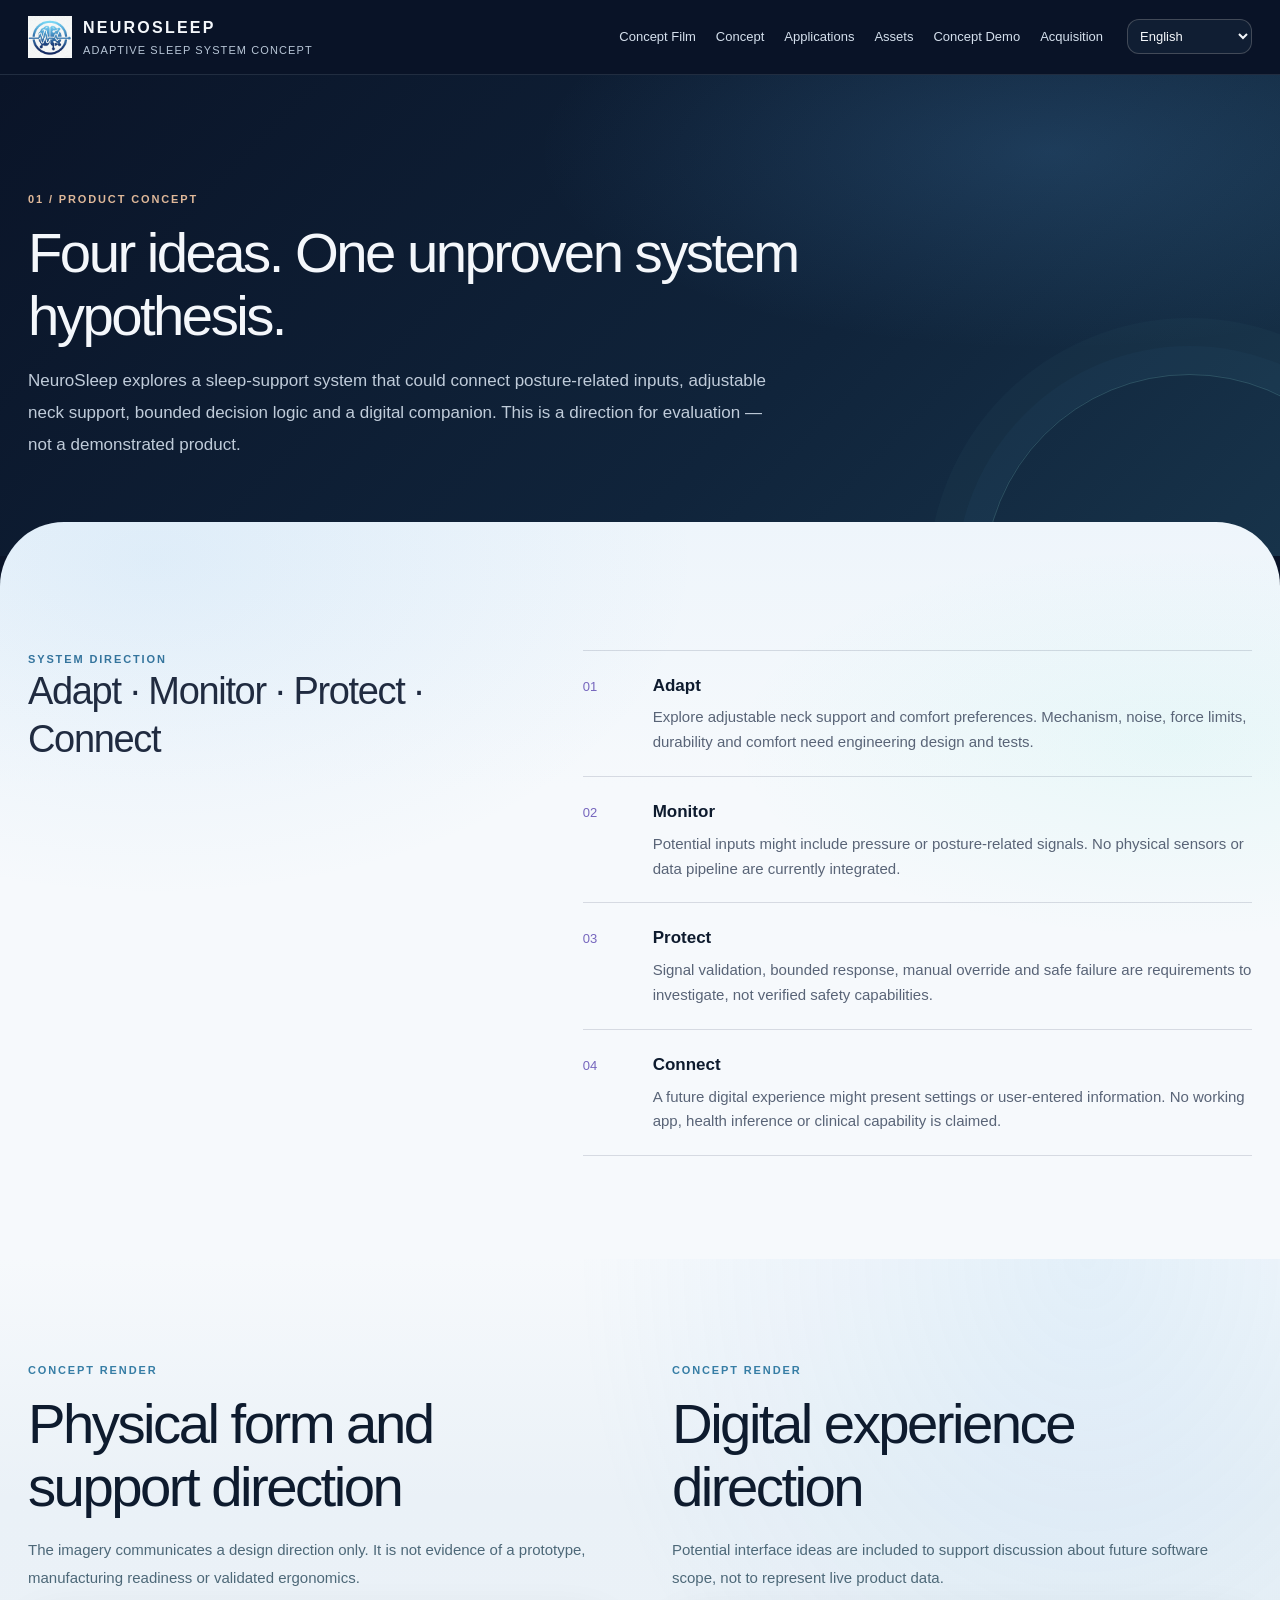
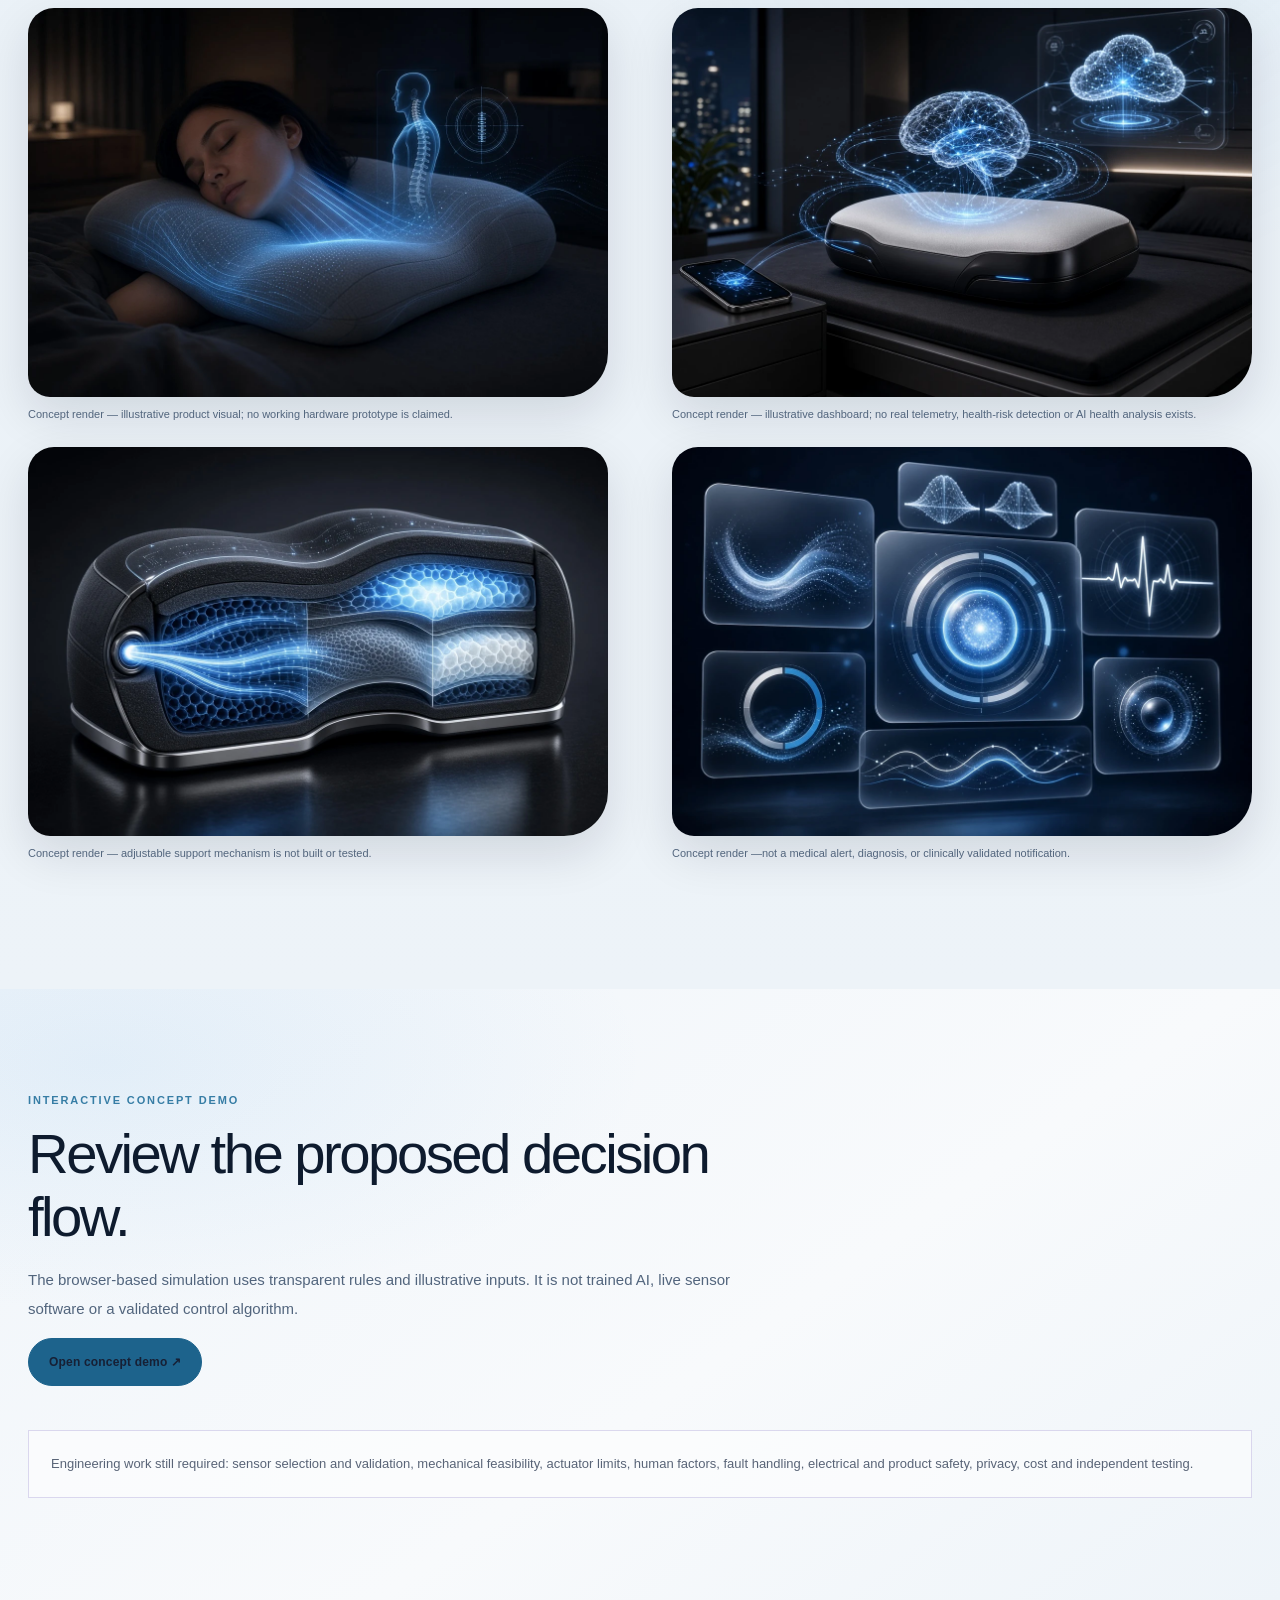
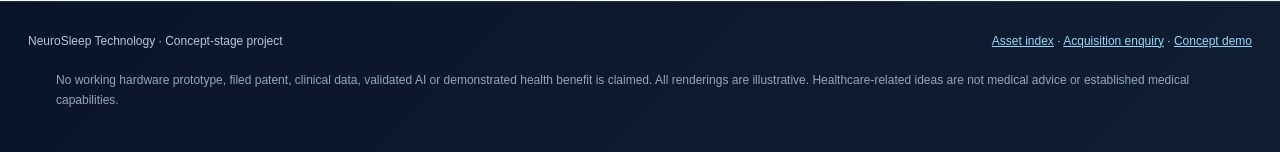
<file: concept.html>
﻿<!doctype html>
<html lang="en"><head><meta charset="utf-8"><meta name="viewport" content="width=device-width,initial-scale=1"><meta name="theme-color" content="#0a1428"><title>Product concept | NeuroSleep</title><meta name="description" content="NeuroSleep product concept and proposed system architecture. Concept-stage only; no integrated product has been built or tested."><link rel="icon" href="favicon.ico"><link rel="stylesheet" href="site-v3.css?v=20261017-softorganic"></head><body>
<header class="site-header"><div class="nav-wrap">
<a class="brand" href="index.html"><img src="images/logo/neurosleep-logo.webp" alt="NeuroSleep logo" decoding="async"><span><strong>NEUROSLEEP</strong><small>Adaptive sleep system concept</small></span></a>
<button class="menu-toggle" type="button" aria-expanded="false" aria-controls="site-nav" aria-label="Open navigation menu">Menu &#9776;</button>
<nav class="site-nav" id="site-nav" aria-label="Main navigation">
<a href="index.html#film" data-ns-key="navFilm">Concept Film</a><a href="concept.html" data-ns-key="navConcept">Concept</a><a href="applications.html" data-ns-key="navUseCases">Applications</a><a href="assets.html" data-ns-key="navAssets">Assets</a><a href="adaptive-engine-demo/index.html" data-ns-key="navDemo">Concept Demo</a><a href="partnership.html" data-ns-key="navContact">Acquisition</a>
</nav>
<div class="language-control"><select id="ns-lang-select" aria-label="Navigation language">
<option value="en">English</option><option value="zh-CN">&#31616;&#20307;&#20013;&#25991;</option><option value="zh-TW">&#32321;&#39636;&#20013;&#25991;</option><option value="ja">&#26085;&#26412;&#35486;</option><option value="ko">&#54620;&#44397;&#50612;</option><option value="es">Espa&#241;ol</option><option value="fr">Fran&#231;ais</option><option value="de">Deutsch</option><option value="it">Italiano</option><option value="pt">Portugu&#234;s</option><option value="ru">&#1056;&#1091;&#1089;&#1089;&#1080;&#1081;</option><option value="ar">&#1575;&#1604;&#1593;&#1585;&#1576;&#1610;&#1577;</option><option value="hi">&#2361;&#2367;&#2344;&#2381;&#2342;&#2368;</option><option value="id">Bahasa Indonesia</option><option value="vi">Ti&#7871;ng Vi&#7879;t</option><option value="th">&#3652;&#3607;&#3618;</option><option value="tr">T&#252;rk&#231;e</option>
</select></div></div></header>
<main>
<section class="page-hero container"><div class="eyebrow">01 / Product concept</div><h1>Four ideas. One unproven system hypothesis.</h1><p>NeuroSleep explores a sleep-support system that could connect posture-related inputs, adjustable neck support, bounded decision logic and a digital companion. This is a direction for evaluation &mdash; not a demonstrated product.</p></section>
<section class="section"><div class="container split"><div><div class="eyebrow">System direction</div><p class="large-statement">Adapt &middot; Monitor &middot; Protect &middot; Connect</p></div><div class="text-column"><div class="rule-list">
<div class="rule-item"><span class="num">01</span><div><h3>Adapt</h3><p>Explore adjustable neck support and comfort preferences. Mechanism, noise, force limits, durability and comfort need engineering design and tests.</p></div></div>
<div class="rule-item"><span class="num">02</span><div><h3>Monitor</h3><p>Potential inputs might include pressure or posture-related signals. No physical sensors or data pipeline are currently integrated.</p></div></div>
<div class="rule-item"><span class="num">03</span><div><h3>Protect</h3><p>Signal validation, bounded response, manual override and safe failure are requirements to investigate, not verified safety capabilities.</p></div></div>
<div class="rule-item"><span class="num">04</span><div><h3>Connect</h3><p>A future digital experience might present settings or user-entered information. No working app, health inference or clinical capability is claimed.</p></div></div>
</div></div></div></section>
<section class="section"><div class="container page-layout"><div><div class="eyebrow">Concept render</div><h2>Physical form and support direction</h2><p class="section-intro">The imagery communicates a design direction only. It is not evidence of a prototype, manufacturing readiness or validated ergonomics.</p><img src="images/v8/smart-pillow-ai.webp" alt="Illustrative adaptive sleep pillow concept render" loading="lazy" decoding="async"><p class="image-caption">Concept render &mdash; illustrative product visual; no working hardware prototype is claimed.</p><img src="images/v8/adaptive-height.webp" alt="Illustrative adjustable neck support concept" loading="lazy" decoding="async"><p class="image-caption">Concept render &mdash; adjustable support mechanism is not built or tested.</p></div>
<div><div class="eyebrow">Concept render</div><h2>Digital experience direction</h2><p class="section-intro">Potential interface ideas are included to support discussion about future software scope, not to represent live product data.</p><img src="images/v8/ai-health-dashboard.webp" alt="Illustrative future sleep dashboard concept render" loading="lazy" decoding="async"><p class="image-caption">Concept render &mdash; illustrative dashboard; no real telemetry, health-risk detection or AI health analysis exists.</p><img src="images/v8/health-risk-alert.webp" alt="Illustrative future notification concept render" loading="lazy" decoding="async"><p class="image-caption">Concept render &mdash;not a medical alert, diagnosis, or clinically validated notification.</p></div></div></section>
<section class="section"><div class="container"><div class="section-head"><div class="eyebrow">Interactive concept demo</div><h2>Review the proposed decision flow.</h2><p class="section-intro">The browser-based simulation uses transparent rules and illustrative inputs. It is not trained AI, live sensor software or a validated control algorithm.</p><a class="button" href="adaptive-engine-demo/index.html">Open concept demo &#8599;</a></div><div class="disclosure">Engineering work still required: sensor selection and validation, mechanical feasibility, actuator limits, human factors, fault handling, electrical and product safety, privacy, cost and independent testing.</div></div></section>
</main>
<footer class="site-footer"><div class="footer-inner"><span>NeuroSleep Technology &middot; Concept-stage project</span><span><a href="assets.html">Asset index</a> &middot; <a href="partnership.html">Acquisition enquiry</a> &middot; <a href="adaptive-engine-demo/index.html">Concept demo</a></span></div><div class="disclaimer">No working hardware prototype, filed patent, clinical data, validated AI or demonstrated health benefit is claimed. All renderings are illustrative. Healthcare-related ideas are not medical advice or established medical capabilities.</div></footer><script src="site-v2.js?v=20261018-performance-cache"></script>
</body></html>
</file>
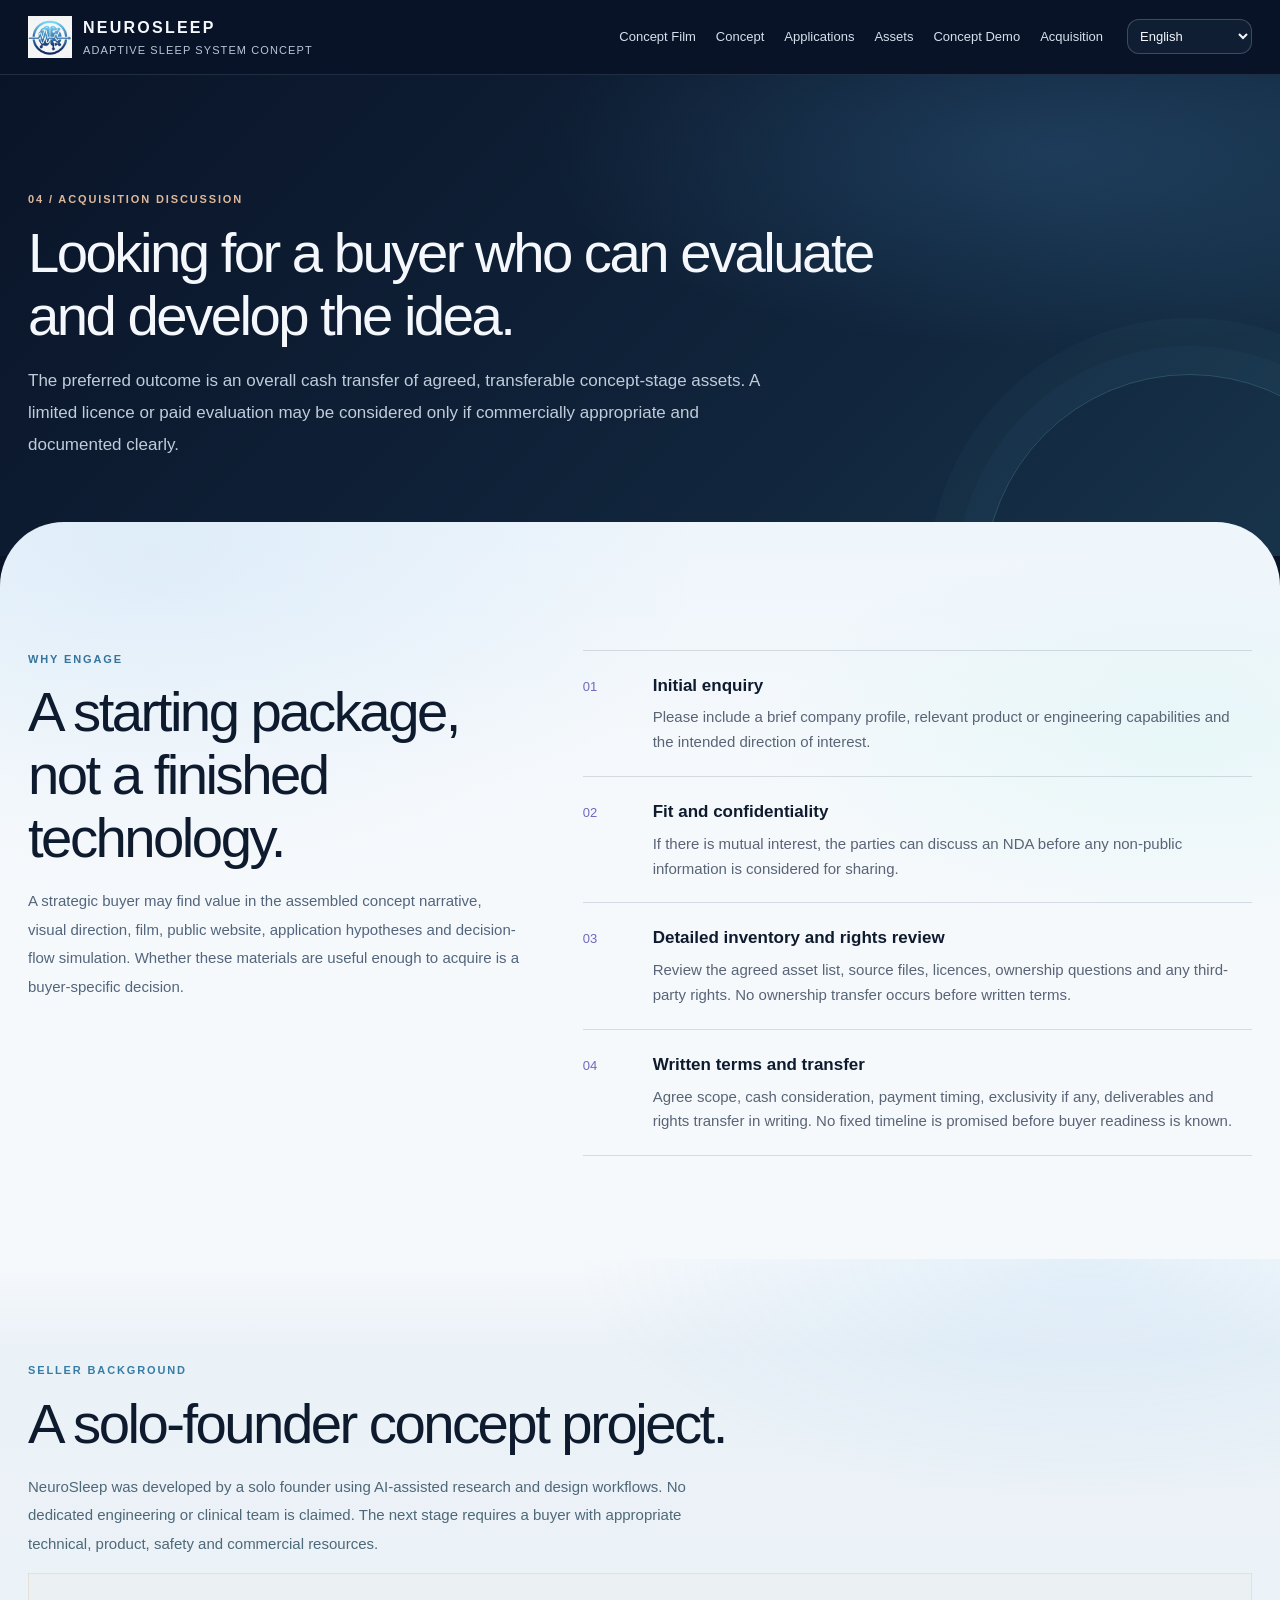
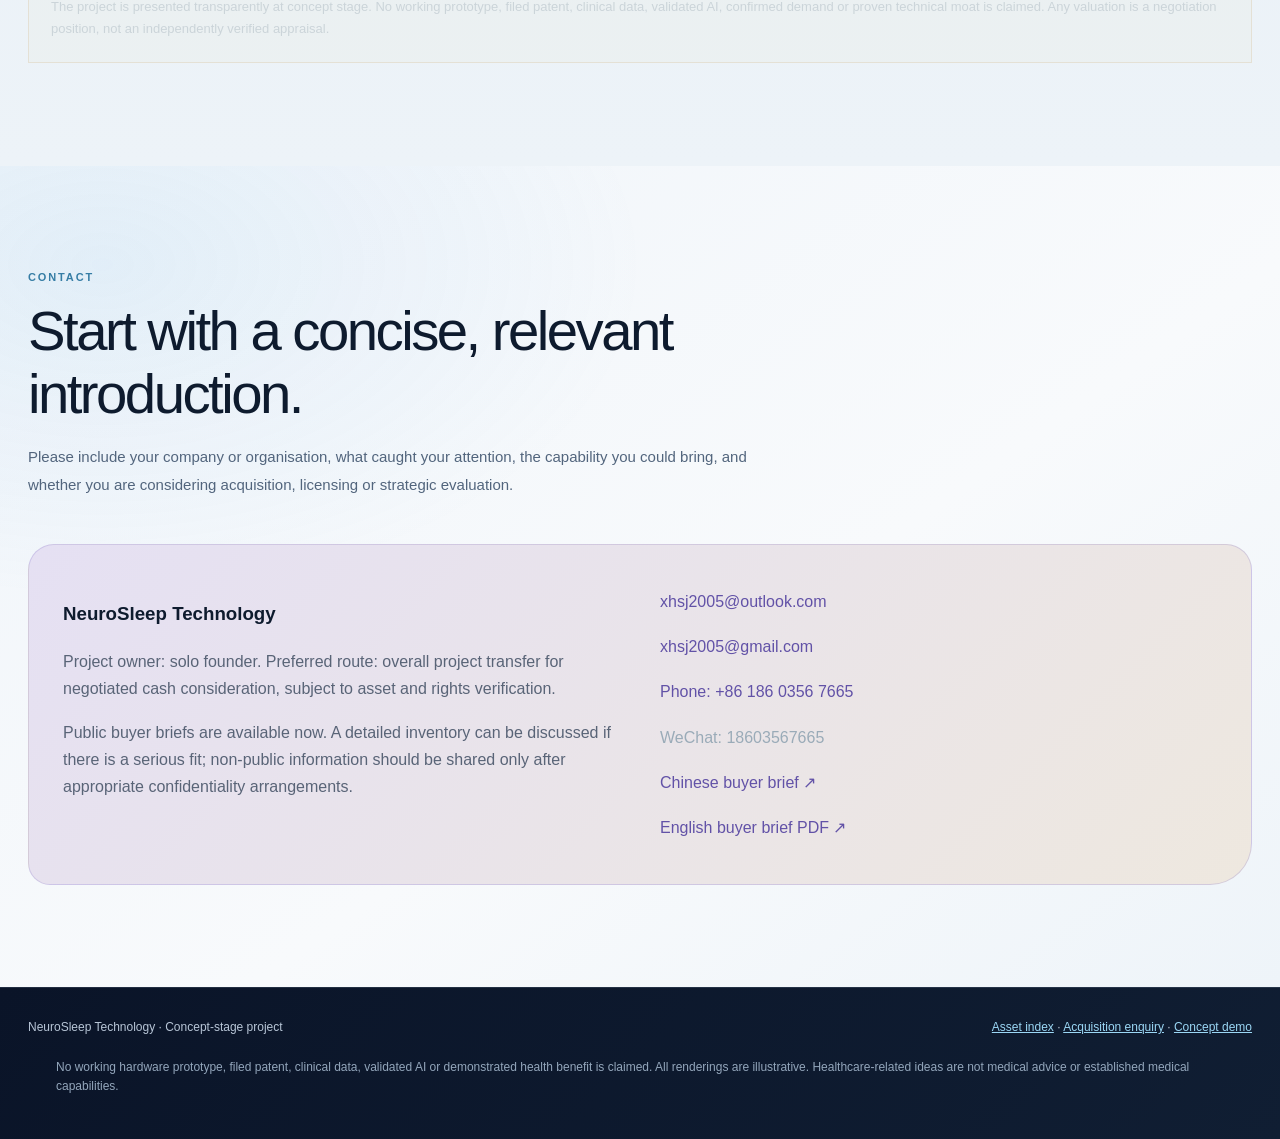
<file: partnership.html>
﻿<!doctype html>
<html lang="en"><head><meta charset="utf-8"><meta name="viewport" content="width=device-width,initial-scale=1"><meta name="theme-color" content="#0a1428"><title>Acquisition and partnership | NeuroSleep</title><meta name="description" content="NeuroSleep preferred transaction is overall cash transfer of agreed concept-stage assets, subject to rights and asset verification."><link rel="icon" href="favicon.ico"><link rel="stylesheet" href="site-v3.css?v=20261017-softorganic"></head><body>
<header class="site-header"><div class="nav-wrap">
<a class="brand" href="index.html"><img src="images/logo/neurosleep-logo.webp" alt="NeuroSleep logo" decoding="async"><span><strong>NEUROSLEEP</strong><small>Adaptive sleep system concept</small></span></a>
<button class="menu-toggle" type="button" aria-expanded="false" aria-controls="site-nav" aria-label="Open navigation menu">Menu &#9776;</button>
<nav class="site-nav" id="site-nav" aria-label="Main navigation">
<a href="index.html#film" data-ns-key="navFilm">Concept Film</a><a href="concept.html" data-ns-key="navConcept">Concept</a><a href="applications.html" data-ns-key="navUseCases">Applications</a><a href="assets.html" data-ns-key="navAssets">Assets</a><a href="adaptive-engine-demo/index.html" data-ns-key="navDemo">Concept Demo</a><a href="partnership.html" data-ns-key="navContact">Acquisition</a>
</nav>
<div class="language-control"><select id="ns-lang-select" aria-label="Navigation language">
<option value="en">English</option><option value="zh-CN">&#31616;&#20307;&#20013;&#25991;</option><option value="zh-TW">&#32321;&#39636;&#20013;&#25991;</option><option value="ja">&#26085;&#26412;&#35486;</option><option value="ko">&#54620;&#44397;&#50612;</option><option value="es">Espa&#241;ol</option><option value="fr">Fran&#231;ais</option><option value="de">Deutsch</option><option value="it">Italiano</option><option value="pt">Portugu&#234;s</option><option value="ru">&#1056;&#1091;&#1089;&#1089;&#1080;&#1081;</option><option value="ar">&#1575;&#1604;&#1593;&#1585;&#1576;&#1610;&#1577;</option><option value="hi">&#2361;&#2367;&#2344;&#2381;&#2342;&#2368;</option><option value="id">Bahasa Indonesia</option><option value="vi">Ti&#7871;ng Vi&#7879;t</option><option value="th">&#3652;&#3607;&#3618;</option><option value="tr">T&#252;rk&#231;e</option>
</select></div></div></header>
<main>
<section class="page-hero container"><div class="eyebrow">04 / Acquisition discussion</div><h1>Looking for a buyer who can evaluate and develop the idea.</h1><p>The preferred outcome is an overall cash transfer of agreed, transferable concept-stage assets. A limited licence or paid evaluation may be considered only if commercially appropriate and documented clearly.</p></section>
<section class="section"><div class="container split"><div><div class="eyebrow">Why engage</div><h2>A starting package, not a finished technology.</h2><p class="section-intro">A strategic buyer may find value in the assembled concept narrative, visual direction, film, public website, application hypotheses and decision-flow simulation. Whether these materials are useful enough to acquire is a buyer-specific decision.</p></div><div class="rule-list">
<div class="rule-item"><span class="num">01</span><div><h3>Initial enquiry</h3><p>Please include a brief company profile, relevant product or engineering capabilities and the intended direction of interest.</p></div></div>
<div class="rule-item"><span class="num">02</span><div><h3>Fit and confidentiality</h3><p>If there is mutual interest, the parties can discuss an NDA before any non-public information is considered for sharing.</p></div></div>
<div class="rule-item"><span class="num">03</span><div><h3>Detailed inventory and rights review</h3><p>Review the agreed asset list, source files, licences, ownership questions and any third-party rights. No ownership transfer occurs before written terms.</p></div></div>
<div class="rule-item"><span class="num">04</span><div><h3>Written terms and transfer</h3><p>Agree scope, cash consideration, payment timing, exclusivity if any, deliverables and rights transfer in writing. No fixed timeline is promised before buyer readiness is known.</p></div></div>
</div></div></section>
<section class="section"><div class="container"><div class="eyebrow">Seller background</div><h2>A solo-founder concept project.</h2><p class="section-intro">NeuroSleep was developed by a solo founder using AI-assisted research and design workflows. No dedicated engineering or clinical team is claimed. The next stage requires a buyer with appropriate technical, product, safety and commercial resources.</p><div class="disclosure">The project is presented transparently at concept stage. No working prototype, filed patent, clinical data, validated AI, confirmed demand or proven technical moat is claimed. Any valuation is a negotiation position, not an independently verified appraisal.</div></div></section>
<section class="section"><div class="container"><div class="section-head"><div class="eyebrow">Contact</div><h2>Start with a concise, relevant introduction.</h2><p class="section-intro">Please include your company or organisation, what caught your attention, the capability you could bring, and whether you are considering acquisition, licensing or strategic evaluation.</p></div>
<div class="contact-panel"><div><h3>NeuroSleep Technology</h3><p>Project owner: solo founder. Preferred route: overall project transfer for negotiated cash consideration, subject to asset and rights verification.</p><p>Public buyer briefs are available now. A detailed inventory can be discussed if there is a serious fit; non-public information should be shared only after appropriate confidentiality arrangements.</p></div><div class="contact-links"><a href="mailto:xhsj2005@outlook.com">xhsj2005@outlook.com</a><a href="mailto:xhsj2005@gmail.com">xhsj2005@gmail.com</a><a href="tel:+8618603567665">Phone: +86 186 0356 7665</a><span style="display:block;padding:9px 0;color:#9aabb8">WeChat: 18603567665</span><a href="Documents/NeuroSleep-Buyer-Brief-CN.html" target="_blank" rel="noopener">Chinese buyer brief &#8599;</a><a href="Documents/NeuroSleep-Buyer-Brief-Current.pdf" target="_blank" rel="noopener">English buyer brief PDF &#8599;</a></div></div></div></section>
</main>
<footer class="site-footer"><div class="footer-inner"><span>NeuroSleep Technology &middot; Concept-stage project</span><span><a href="assets.html">Asset index</a> &middot; <a href="partnership.html">Acquisition enquiry</a> &middot; <a href="adaptive-engine-demo/index.html">Concept demo</a></span></div><div class="disclaimer">No working hardware prototype, filed patent, clinical data, validated AI or demonstrated health benefit is claimed. All renderings are illustrative. Healthcare-related ideas are not medical advice or established medical capabilities.</div></footer><script src="site-v2.js?v=20261018-performance-cache"></script>
</body></html>
</file>
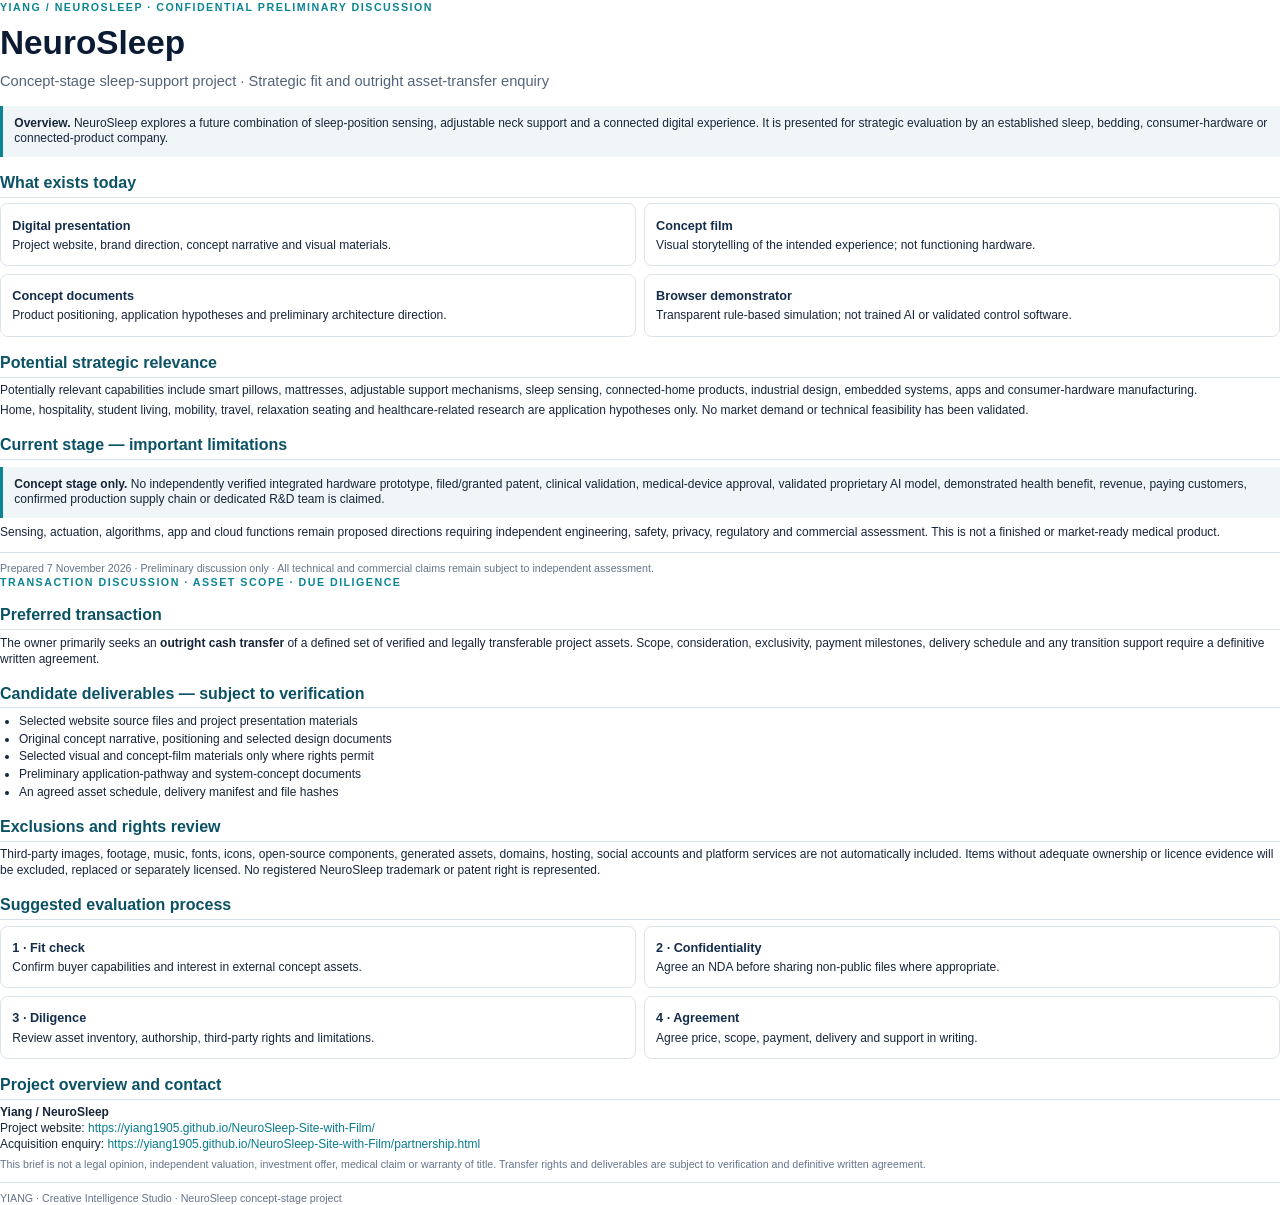
<file: Documents/NeuroSleep-Buyer-Brief-2026-11-07.html>
<!doctype html><html lang="en"><head><meta charset="utf-8"><title>NeuroSleep | Strategic Project Transfer Brief</title>
<style>
@page{size:A4;margin:13mm 16mm}*{box-sizing:border-box}body{font:9pt/1.32 Arial,Helvetica,sans-serif;color:#17253a;margin:0}h1{font-size:25pt;line-height:1.05;margin:0 0 3mm;color:#0b1b34}h2{font-size:12pt;color:#0b5265;margin:4mm 0 1.5mm;border-bottom:1px solid #d8e1e8;padding-bottom:1mm}h3{font-size:9.5pt;margin:1.5mm 0 .5mm;color:#132d4a}p{margin:1mm 0}ul{margin:1mm 0;padding-left:5mm}li{margin:.5mm 0}.eyebrow{font-size:8pt;letter-spacing:1.5px;color:#0b8494;font-weight:bold;margin-bottom:3mm}.sub{font-size:11pt;color:#53647a;margin-bottom:4mm}.panel{background:#f0f5f8;border-left:3px solid #0b8494;padding:2.5mm 3mm;margin:2mm 0}.grid{display:grid;grid-template-columns:1fr 1fr;gap:2mm}.tile{border:1px solid #dbe4ea;padding:2mm 3mm;border-radius:2mm}.muted{color:#65758a;font-size:8pt}.url{color:#087b8d;word-break:break-all}.foot{border-top:1px solid #dbe4ea;margin-top:3mm;padding-top:2mm;color:#64748b;font-size:8pt}.pagebreak{break-before:page}
</style></head><body>
<div class="eyebrow">YIANG / NEUROSLEEP · CONFIDENTIAL PRELIMINARY DISCUSSION</div>
<h1>NeuroSleep</h1><div class="sub">Concept-stage sleep-support project · Strategic fit and outright asset-transfer enquiry</div>
<div class="panel"><b>Overview.</b> NeuroSleep explores a future combination of sleep-position sensing, adjustable neck support and a connected digital experience. It is presented for strategic evaluation by an established sleep, bedding, consumer-hardware or connected-product company.</div>
<h2>What exists today</h2><div class="grid">
<div class="tile"><h3>Digital presentation</h3><p>Project website, brand direction, concept narrative and visual materials.</p></div>
<div class="tile"><h3>Concept film</h3><p>Visual storytelling of the intended experience; not functioning hardware.</p></div>
<div class="tile"><h3>Concept documents</h3><p>Product positioning, application hypotheses and preliminary architecture direction.</p></div>
<div class="tile"><h3>Browser demonstrator</h3><p>Transparent rule-based simulation; not trained AI or validated control software.</p></div></div>
<h2>Potential strategic relevance</h2><p>Potentially relevant capabilities include smart pillows, mattresses, adjustable support mechanisms, sleep sensing, connected-home products, industrial design, embedded systems, apps and consumer-hardware manufacturing.</p><p>Home, hospitality, student living, mobility, travel, relaxation seating and healthcare-related research are application hypotheses only. No market demand or technical feasibility has been validated.</p>
<h2>Current stage — important limitations</h2>
<div class="panel"><b>Concept stage only.</b> No independently verified integrated hardware prototype, filed/granted patent, clinical validation, medical-device approval, validated proprietary AI model, demonstrated health benefit, revenue, paying customers, confirmed production supply chain or dedicated R&amp;D team is claimed.</div>
<p>Sensing, actuation, algorithms, app and cloud functions remain proposed directions requiring independent engineering, safety, privacy, regulatory and commercial assessment. This is not a finished or market-ready medical product.</p>
<div class="foot">Prepared 7 November 2026 · Preliminary discussion only · All technical and commercial claims remain subject to independent assessment.</div>
<div class="pagebreak"></div>
<div class="eyebrow">TRANSACTION DISCUSSION · ASSET SCOPE · DUE DILIGENCE</div>
<h2>Preferred transaction</h2><p>The owner primarily seeks an <b>outright cash transfer</b> of a defined set of verified and legally transferable project assets. Scope, consideration, exclusivity, payment milestones, delivery schedule and any transition support require a definitive written agreement.</p>
<h2>Candidate deliverables — subject to verification</h2><ul><li>Selected website source files and project presentation materials</li><li>Original concept narrative, positioning and selected design documents</li><li>Selected visual and concept-film materials only where rights permit</li><li>Preliminary application-pathway and system-concept documents</li><li>An agreed asset schedule, delivery manifest and file hashes</li></ul>
<h2>Exclusions and rights review</h2><p>Third-party images, footage, music, fonts, icons, open-source components, generated assets, domains, hosting, social accounts and platform services are not automatically included. Items without adequate ownership or licence evidence will be excluded, replaced or separately licensed. No registered NeuroSleep trademark or patent right is represented.</p>
<h2>Suggested evaluation process</h2><div class="grid">
<div class="tile"><h3>1 · Fit check</h3><p>Confirm buyer capabilities and interest in external concept assets.</p></div>
<div class="tile"><h3>2 · Confidentiality</h3><p>Agree an NDA before sharing non-public files where appropriate.</p></div>
<div class="tile"><h3>3 · Diligence</h3><p>Review asset inventory, authorship, third-party rights and limitations.</p></div>
<div class="tile"><h3>4 · Agreement</h3><p>Agree price, scope, payment, delivery and support in writing.</p></div></div>
<h2>Project overview and contact</h2><p><b>Yiang / NeuroSleep</b><br>Project website: <span class="url">https://yiang1905.github.io/NeuroSleep-Site-with-Film/</span><br>Acquisition enquiry: <span class="url">https://yiang1905.github.io/NeuroSleep-Site-with-Film/partnership.html</span></p>
<p class="muted">This brief is not a legal opinion, independent valuation, investment offer, medical claim or warranty of title. Transfer rights and deliverables are subject to verification and definitive written agreement.</p><div class="foot">YIANG · Creative Intelligence Studio · NeuroSleep concept-stage project</div>
</body></html>
</file>
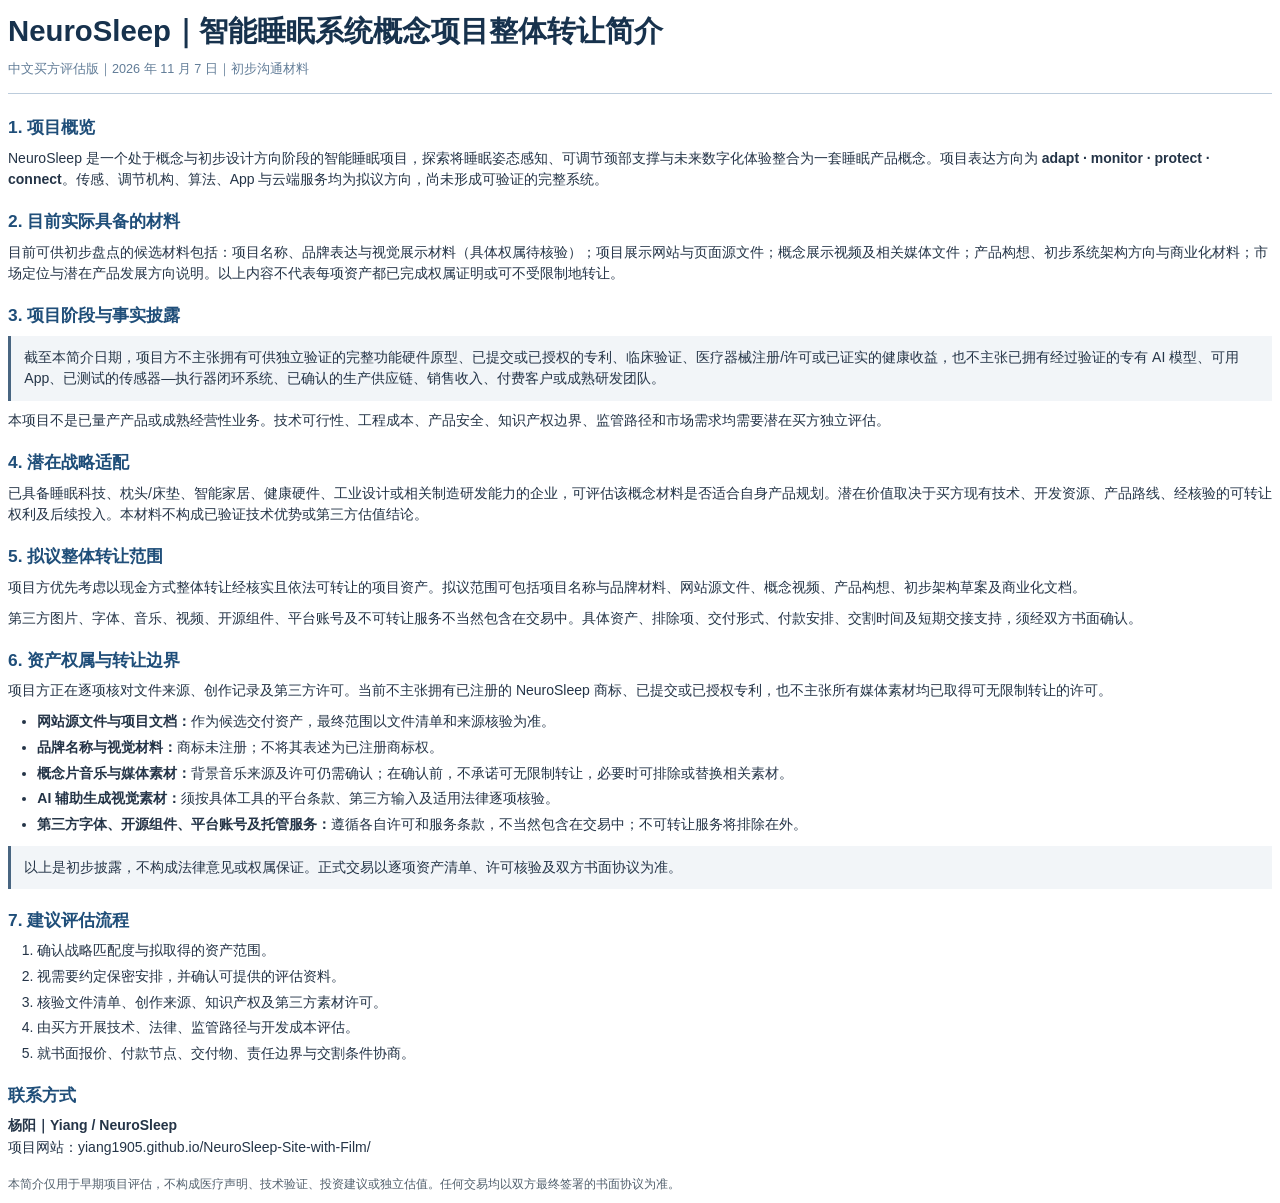
<file: Documents/NeuroSleep-Buyer-Brief-CN.html>
<!doctype html>
<html lang="zh-CN"><head><meta charset="utf-8">
<style>
@page { size: A4; margin: 18mm 20mm 18mm 20mm; }
body { font-family: "Microsoft YaHei", "SimSun", sans-serif; color:#243447; font-size:10.5pt; line-height:1.55; }
h1 { font-size:22pt; color:#17324d; margin:0 0 5pt 0; }
.subtitle { color:#627d98; font-size:9.5pt; border-bottom:1px solid #bcccdc; padding-bottom:10pt; margin-bottom:15pt; }
h2 { font-size:13pt; color:#1f4e79; margin:13pt 0 5pt 0; page-break-after:avoid; }
p { margin:4pt 0 7pt 0; }
ul,ol { margin:4pt 0 8pt 0; padding-left:22pt; }
li { margin:0 0 3pt 0; }
.notice { background:#f2f5f8; border-left:3px solid #486581; padding:8pt 10pt; }
.footer { margin-top:12pt; font-size:9pt; color:#52606d; }
</style></head><body>
<h1>NeuroSleep｜智能睡眠系统概念项目整体转让简介</h1>
<p class="subtitle">中文买方评估版｜2026 年 11 月 7 日｜初步沟通材料</p>
<h2>1. 项目概览</h2>
<p>NeuroSleep 是一个处于概念与初步设计方向阶段的智能睡眠项目，探索将睡眠姿态感知、可调节颈部支撑与未来数字化体验整合为一套睡眠产品概念。项目表达方向为 <b>adapt · monitor · protect · connect</b>。传感、调节机构、算法、App 与云端服务均为拟议方向，尚未形成可验证的完整系统。</p>
<h2>2. 目前实际具备的材料</h2>
<p>目前可供初步盘点的候选材料包括：项目名称、品牌表达与视觉展示材料（具体权属待核验）；项目展示网站与页面源文件；概念展示视频及相关媒体文件；产品构想、初步系统架构方向与商业化材料；市场定位与潜在产品发展方向说明。以上内容不代表每项资产都已完成权属证明或可不受限制地转让。</p>
<h2>3. 项目阶段与事实披露</h2>
<p class="notice">截至本简介日期，项目方不主张拥有可供独立验证的完整功能硬件原型、已提交或已授权的专利、临床验证、医疗器械注册/许可或已证实的健康收益，也不主张已拥有经过验证的专有 AI 模型、可用 App、已测试的传感器—执行器闭环系统、已确认的生产供应链、销售收入、付费客户或成熟研发团队。</p>
<p>本项目不是已量产产品或成熟经营性业务。技术可行性、工程成本、产品安全、知识产权边界、监管路径和市场需求均需要潜在买方独立评估。</p>
<h2>4. 潜在战略适配</h2>
<p>已具备睡眠科技、枕头/床垫、智能家居、健康硬件、工业设计或相关制造研发能力的企业，可评估该概念材料是否适合自身产品规划。潜在价值取决于买方现有技术、开发资源、产品路线、经核验的可转让权利及后续投入。本材料不构成已验证技术优势或第三方估值结论。</p>
<h2>5. 拟议整体转让范围</h2>
<p>项目方优先考虑以现金方式整体转让经核实且依法可转让的项目资产。拟议范围可包括项目名称与品牌材料、网站源文件、概念视频、产品构想、初步架构草案及商业化文档。</p>
<p>第三方图片、字体、音乐、视频、开源组件、平台账号及不可转让服务不当然包含在交易中。具体资产、排除项、交付形式、付款安排、交割时间及短期交接支持，须经双方书面确认。</p>
<h2>6. 资产权属与转让边界</h2>
<p>项目方正在逐项核对文件来源、创作记录及第三方许可。当前不主张拥有已注册的 NeuroSleep 商标、已提交或已授权专利，也不主张所有媒体素材均已取得可无限制转让的许可。</p>
<ul>
<li><b>网站源文件与项目文档：</b>作为候选交付资产，最终范围以文件清单和来源核验为准。</li>
<li><b>品牌名称与视觉材料：</b>商标未注册；不将其表述为已注册商标权。</li>
<li><b>概念片音乐与媒体素材：</b>背景音乐来源及许可仍需确认；在确认前，不承诺可无限制转让，必要时可排除或替换相关素材。</li>
<li><b>AI 辅助生成视觉素材：</b>须按具体工具的平台条款、第三方输入及适用法律逐项核验。</li>
<li><b>第三方字体、开源组件、平台账号及托管服务：</b>遵循各自许可和服务条款，不当然包含在交易中；不可转让服务将排除在外。</li>
</ul>
<p class="notice">以上是初步披露，不构成法律意见或权属保证。正式交易以逐项资产清单、许可核验及双方书面协议为准。</p>
<h2>7. 建议评估流程</h2>
<ol>
<li>确认战略匹配度与拟取得的资产范围。</li>
<li>视需要约定保密安排，并确认可提供的评估资料。</li>
<li>核验文件清单、创作来源、知识产权及第三方素材许可。</li>
<li>由买方开展技术、法律、监管路径与开发成本评估。</li>
<li>就书面报价、付款节点、交付物、责任边界与交割条件协商。</li>
</ol>
<h2>联系方式</h2>
<p><b>杨阳｜Yiang / NeuroSleep</b><br>项目网站：yiang1905.github.io/NeuroSleep-Site-with-Film/</p>
<p class="footer">本简介仅用于早期项目评估，不构成医疗声明、技术验证、投资建议或独立估值。任何交易均以双方最终签署的书面协议为准。</p>
</body></html>
</file>
<file: site-v3.css>
﻿:root{color-scheme:dark;--bg:#07111d;--panel:#0d1b2a;--ink:#eef5f7;--muted:#9aabb8;--line:rgba(190,220,230,.16);--accent:#8de1dd;--warm:#d5b991;--max:1180px}
*{box-sizing:border-box}html{scroll-behavior:smooth;scroll-padding-top:100px}body{margin:0;background:var(--bg);color:var(--ink);font:16px/1.65 Inter,ui-sans-serif,system-ui,-apple-system,"Segoe UI",sans-serif}a{color:inherit}img,video{max-width:100%;display:block}button,select{font:inherit}.site-header{position:sticky;top:0;z-index:50;background:rgba(7,17,29,.91);backdrop-filter:blur(16px);border-bottom:1px solid var(--line)}.nav-wrap{max-width:var(--max);margin:auto;padding:14px 28px;display:flex;align-items:center;gap:24px}.brand{display:flex;align-items:center;gap:11px;text-decoration:none;flex-shrink:0}.brand img{width:42px;height:42px;object-fit:contain}.brand strong{display:block;font-size:16px;letter-spacing:.09em}.brand small{display:block;color:var(--muted);font-size:10px;letter-spacing:.1em;text-transform:uppercase}.site-nav{display:flex;align-items:center;gap:20px;margin-left:auto}.site-nav a{font-size:12px;color:#c2cfd7;text-decoration:none;white-space:nowrap}.site-nav a:hover,.site-nav a[aria-current=page]{color:var(--accent)}.language-control select{background:#0b1a28;border:1px solid var(--line);color:var(--ink);padding:8px;border-radius:8px;max-width:125px;font-size:12px}.menu-toggle{display:none;background:transparent;color:var(--ink);border:1px solid var(--line);border-radius:8px;padding:8px 11px;cursor:pointer}.container{max-width:var(--max);margin:auto;padding-left:28px;padding-right:28px}.eyebrow{color:var(--accent);font-size:11px;font-weight:750;letter-spacing:.19em;text-transform:uppercase}.hero{min-height:650px;display:grid;grid-template-columns:1.02fr .98fr;align-items:center;gap:48px;padding-top:72px;padding-bottom:76px}.hero h1{font-size:clamp(44px,6.2vw,78px);line-height:.99;letter-spacing:-.065em;font-weight:560;margin:22px 0}.hero h1 em{font-style:normal;color:var(--accent)}.hero-copy{font-size:17px;max-width:620px;color:#c4d0d8}.hero-actions{display:flex;gap:12px;flex-wrap:wrap;margin-top:28px}.button{display:inline-flex;align-items:center;justify-content:center;min-height:46px;padding:11px 17px;border:1px solid var(--accent);background:var(--accent);color:#07131d;text-decoration:none;font-weight:750;font-size:13px;border-radius:3px}.button.secondary{background:transparent;color:var(--ink);border-color:rgba(220,235,240,.35)}.hero-art{position:relative}.hero-art img{width:100%;height:auto;aspect-ratio:auto;object-fit:contain;object-position:center;border-radius:3px;filter:saturate(.75)}.image-caption{font-size:11px;line-height:1.5;color:#8496a5;margin-top:9px}.status-line{display:flex;flex-wrap:wrap;gap:18px;margin-top:26px;color:#9daeb9;font-size:11px;letter-spacing:.04em}.status-line span:before{content:"";display:inline-block;width:5px;height:5px;border-radius:50%;background:var(--warm);margin:0 8px 2px 0}.section{padding-top:88px;padding-bottom:88px;border-top:1px solid var(--line)}.section-head{max-width:750px;margin-bottom:42px}.section h2,.page-hero h1{font-size:clamp(32px,4.4vw,54px);line-height:1.08;letter-spacing:-.045em;font-weight:540;margin:12px 0 18px}.section-intro{color:var(--muted);font-size:16px;max-width:720px}.split{display:grid;grid-template-columns:.85fr 1.15fr;gap:60px;align-items:start}.large-statement{font-size:clamp(25px,3vw,38px);line-height:1.25;letter-spacing:-.035em;margin:0}.text-column p{color:var(--muted);margin-top:0}.rule-list{border-top:1px solid var(--line)}.rule-item{display:grid;grid-template-columns:52px 1fr;gap:18px;padding:21px 0;border-bottom:1px solid var(--line)}.rule-item .num{font-size:12px;color:var(--accent);padding-top:4px}.rule-item h3{font-size:17px;margin:0 0 5px}.rule-item p{font-size:14px;color:var(--muted);margin:0;max-width:690px}.hypothesis{margin-top:24px;padding:17px 20px;border-left:2px solid var(--warm);background:rgba(213,185,145,.06);font-size:13px;color:#c6cdd1}.pathways{display:grid;grid-template-columns:repeat(4,minmax(0,1fr));gap:0;border-top:1px solid var(--line);border-left:1px solid var(--line)}.pathway{padding:20px;border-right:1px solid var(--line);border-bottom:1px solid var(--line);min-height:155px}.pathway small{color:var(--accent);font-size:10px;letter-spacing:.12em}.pathway h3{font-size:16px;font-weight:550;margin:17px 0 6px}.pathway p{font-size:12px;color:var(--muted);margin:0}.link-row{display:flex;justify-content:space-between;align-items:center;gap:18px;border-bottom:1px solid var(--line);padding:20px 0;text-decoration:none}.link-row strong{display:block;font-size:17px;font-weight:550}.link-row small{display:block;color:var(--muted);font-size:13px;margin-top:3px}.link-row .arrow{color:var(--accent);font-size:22px}.asset-band{display:grid;grid-template-columns:repeat(4,minmax(0,1fr));border:1px solid var(--line);margin-top:30px}.asset-band div{padding:22px;border-right:1px solid var(--line)}.asset-band div:last-child{border:0}.asset-band strong{display:block;font-size:26px;font-weight:500;letter-spacing:-.04em}.asset-band span{font-size:12px;color:var(--muted)}.film-frame{background:#03080d;border:1px solid var(--line);padding:8px}.film-frame video{width:100%;max-height:640px;aspect-ratio:16/9;background:#03080d}.page-hero{padding-top:90px;padding-bottom:68px;border-bottom:1px solid var(--line)}.page-hero p{font-size:17px;color:var(--muted);max-width:760px}.page-layout{display:grid;grid-template-columns:1fr 1fr;gap:50px;align-items:start}.page-layout img{width:100%;border-radius:3px}.page-layout .image-caption{margin-bottom:24px}.application-list{border-top:1px solid var(--line)}.application{display:grid;grid-template-columns:80px 1fr;gap:22px;padding:26px 0;border-bottom:1px solid var(--line)}.application .app-no{font-size:13px;color:var(--accent);letter-spacing:.1em}.application h3{margin:0 0 7px;font-size:21px;font-weight:550}.application p{margin:0;color:var(--muted);font-size:14px}.application .buyer-types{font-size:12px;color:#d5c4a8;margin-top:9px}.asset-index{width:100%;border-collapse:collapse;margin-top:30px}.asset-index th,.asset-index td{text-align:left;padding:16px 12px;border-bottom:1px solid var(--line);vertical-align:top}.asset-index th{font-size:11px;color:var(--accent);letter-spacing:.1em;text-transform:uppercase}.asset-index td{font-size:14px;color:#d4dfe4}.asset-index td:last-child{color:var(--muted)}.disclosure{padding:22px;border:1px solid rgba(213,185,145,.3);background:rgba(213,185,145,.05);color:#cbd4d9;font-size:13px}.process{display:grid;grid-template-columns:repeat(3,1fr);gap:28px;margin-top:34px}.process-step{border-top:1px solid var(--accent);padding-top:18px}.process-step small{color:var(--accent);font-size:11px;letter-spacing:.12em}.process-step h3{font-size:18px;margin:12px 0 6px;font-weight:550}.process-step p{font-size:13px;color:var(--muted)}.contact-panel{display:grid;grid-template-columns:1fr 1fr;gap:40px;background:#0c1b29;padding:34px;border:1px solid var(--line)}.contact-panel p{color:var(--muted)}.contact-links a{display:block;padding:9px 0;color:var(--accent);text-decoration:none;overflow-wrap:anywhere}.site-footer{border-top:1px solid var(--line);padding:30px 28px 42px;color:#8293a1;font-size:11px}.footer-inner{max-width:var(--max);margin:auto;display:flex;justify-content:space-between;gap:20px;flex-wrap:wrap}.footer-inner a{color:#bdcbd3}.disclaimer{max-width:var(--max);margin:20px auto 0;padding:0 28px;color:#708291;font-size:11px}.mobile-demo-link{display:none}
@media(max-width:1050px){.nav-wrap{gap:12px;padding:12px 20px}.site-nav{gap:12px}.site-nav a{font-size:11px}.hero{gap:30px}.container{padding-left:22px;padding-right:22px}.pathways{grid-template-columns:repeat(2,minmax(0,1fr))}}
@media(max-width:800px){.nav-wrap{padding:10px 16px;flex-wrap:wrap}.brand img{width:36px;height:36px}.brand strong{font-size:14px}.brand small{font-size:9px}.menu-toggle{display:block;margin-left:auto}.language-control{order:2}.site-nav{display:none;order:3;width:100%;margin:0;padding:10px 0 6px;flex-direction:column;align-items:stretch;gap:0}.site-nav.is-open{display:flex}.site-nav a{font-size:14px;padding:11px 4px;border-top:1px solid var(--line)}.mobile-demo-link{display:block}.hero{min-height:auto;grid-template-columns:1fr;padding-top:46px;padding-bottom:54px;gap:32px}.hero h1{font-size:clamp(44px,11vw,66px)}.hero-art{max-width:600px}.hero-art img{aspect-ratio:auto}.section{padding-top:62px;padding-bottom:62px}.split,.page-layout{grid-template-columns:1fr;gap:30px}.asset-band{grid-template-columns:repeat(2,1fr)}.asset-band div:nth-child(2){border-right:0}.asset-band div:nth-child(-n+2){border-bottom:1px solid var(--line)}.process{grid-template-columns:1fr;gap:16px}.contact-panel{grid-template-columns:1fr;padding:24px;gap:20px}.application{grid-template-columns:48px 1fr}.page-hero{padding-top:58px;padding-bottom:48px}}
@media(max-width:460px){.container{padding-left:17px;padding-right:17px}.language-control select{max-width:105px;padding:7px 5px}.hero h1{font-size:44px}.hero-copy{font-size:15px}.pathways{grid-template-columns:1fr 1fr}.pathway{padding:14px;min-height:142px}.asset-index th,.asset-index td{padding:12px 7px;font-size:12px}.status-line{gap:8px;flex-direction:column}.site-footer{padding-left:17px;padding-right:17px}.disclaimer{padding:0 17px}}

/* Readability pass: improve small interface and disclosure text without changing layout or media. */
.site-nav a{font-size:13px}
.language-control select{font-size:13px}
.eyebrow{font-size:12px;letter-spacing:.14em}
.brand small{font-size:11px}
.image-caption{font-size:12px;line-height:1.55}
.status-line{font-size:12px}
.rule-item .num{font-size:13px}
.rule-item p{font-size:15px;line-height:1.65}
.hypothesis{font-size:14px;line-height:1.65}
.pathway small{font-size:11px;letter-spacing:.08em}
.pathway p{font-size:13px;line-height:1.6}
.asset-band span{font-size:13px;line-height:1.5}
.asset-index th{font-size:12px}
.asset-index td{font-size:15px;line-height:1.55}
.application p{font-size:15px;line-height:1.65}
.application .buyer-types{font-size:13px}
.process-step small{font-size:12px}
.process-step p{font-size:14px;line-height:1.6}
.site-footer{font-size:12px;line-height:1.6}
.disclaimer{font-size:12px;line-height:1.65}
@media(max-width:1050px){.site-nav a{font-size:12px}}
@media(max-width:800px){
  .site-nav a{font-size:15px}
  .brand small{font-size:10px}
  .image-caption{font-size:12px}
  .status-line{font-size:12px}
  .pathway p{font-size:13px}
  .site-footer{font-size:12px}
}
@media(max-width:460px){
  .eyebrow{font-size:11px}
  .hero-copy{font-size:16px}
  .asset-index th,.asset-index td{font-size:13px}
  .brand small{font-size:10px}
}

/* Hero balance pass: unify headline, copy, actions and visual scale. */
.hero{grid-template-columns:minmax(0,1.04fr) minmax(0,.96fr);gap:clamp(28px,4vw,54px);min-height:clamp(560px,calc(100svh - 76px),740px);padding-top:clamp(42px,5vw,68px);padding-bottom:clamp(44px,5vw,68px)}
.hero>div:first-child{min-width:0;max-width:620px}
.hero .eyebrow{font-size:clamp(10px,.82vw,12px);line-height:1.5;letter-spacing:.12em}
.hero h1{font-size:clamp(40px,4.45vw,64px);line-height:1.06;letter-spacing:-.045em;font-weight:560;margin:20px 0 22px;max-width:700px}
.hero-copy{font-size:clamp(15px,1.12vw,17px);line-height:1.72;max-width:590px;margin:0;color:#c4d0d8}
.hero-actions{gap:10px;margin-top:24px;align-items:center}
.hero-actions .button{font-size:13px;line-height:1.35;min-height:44px;padding:11px 15px;white-space:normal;text-align:center}
.status-line{gap:9px 16px;margin-top:22px;font-size:11px;line-height:1.5;letter-spacing:.015em}
.status-line span{display:inline-flex;align-items:baseline}
.status-line span:before{flex:0 0 5px}
.hero-art{width:100%;min-width:0;display:flex;flex-direction:column;justify-content:center}
.hero-art img{width:100%;max-height:470px;object-fit:contain;object-position:center;filter:saturate(.75)}
.hero-art .image-caption{font-size:11px;line-height:1.55;max-width:540px;margin-top:12px}
@media(max-width:1050px){.hero{grid-template-columns:minmax(0,1fr) minmax(0,.9fr);gap:28px}.hero h1{font-size:clamp(38px,4.6vw,54px)}.hero-actions .button{padding:10px 12px}}
@media(max-width:800px){.hero{grid-template-columns:1fr;min-height:auto;gap:28px;padding-top:42px;padding-bottom:46px}.hero>div:first-child{max-width:680px}.hero h1{font-size:clamp(42px,8vw,60px);line-height:1.05;margin:18px 0}.hero-copy{font-size:16px;line-height:1.7}.hero-art{max-width:620px}.hero-art img{max-height:none;width:100%}.status-line{gap:8px 14px}.hero-actions{margin-top:22px}}
@media(max-width:460px){.hero{padding-top:32px;padding-bottom:38px;gap:24px}.hero h1{font-size:clamp(36px,10vw,46px);letter-spacing:-.04em;line-height:1.08}.hero-copy{font-size:15px;line-height:1.72}.hero-actions{align-items:stretch;flex-direction:column}.hero-actions .button{width:100%;min-height:44px}.status-line{flex-direction:column;align-items:flex-start;gap:7px;margin-top:18px;font-size:11px}.hero-art .image-caption{font-size:11px}}

/* Chinese landing hero type correction: only headline and paragraph scale; preserve tag, disclosure, buttons and artwork. */
.hero h1{font-size:clamp(34px,3.3vw,50px);line-height:1.08;}
.hero-copy{font-size:clamp(17px,1.2vw,18px);line-height:1.7;}
@media(max-width:1050px){.hero h1{font-size:clamp(34px,4vw,48px);}}
@media(max-width:800px){.hero h1{font-size:clamp(36px,7vw,48px);line-height:1.08}.hero-copy{font-size:17px;line-height:1.7}}
@media(max-width:460px){.hero h1{font-size:clamp(32px,8.5vw,39px);line-height:1.1}.hero-copy{font-size:17px;line-height:1.7}}


/* 2026-10-17 visual refinement: premium application-led homepage */
:root{--bg:#060d18;--panel:#0b1928;--accent:#83e5e0;--warm:#cdb68f;--line:rgba(177,218,231,.15);--max:1240px}
body{font-family:Inter,"Helvetica Neue",Arial,"Noto Sans SC","Microsoft YaHei",sans-serif;letter-spacing:0}
.hero{min-height:590px;gap:clamp(28px,4vw,64px);padding-top:58px;padding-bottom:62px}
.hero h1{font-size:clamp(42px,5.2vw,70px);line-height:1.06;letter-spacing:-.045em;max-width:660px}
.hero-art{padding:12px;border:1px solid rgba(131,229,224,.18);background:radial-gradient(ellipse at 50% 45%,rgba(41,119,145,.16),rgba(6,13,24,0) 68%);box-shadow:0 28px 80px rgba(0,0,0,.22)}
.hero-art img{border-radius:2px;filter:saturate(.92) contrast(1.03)}
.use-cases-section{position:relative;overflow:hidden;background:radial-gradient(ellipse at 12% 8%,rgba(40,118,150,.10),transparent 45%),linear-gradient(180deg,rgba(11,25,40,.44),rgba(6,13,24,0))}
.use-cases-section .section-head{max-width:820px}
.use-case-grid{display:grid;grid-template-columns:repeat(3,minmax(0,1fr));gap:18px;border:0}
.use-case-card{min-width:0;display:flex;flex-direction:column;padding:0 0 22px;overflow:hidden;text-decoration:none;border:1px solid rgba(180,222,235,.13);border-radius:8px;background:linear-gradient(145deg,rgba(17,37,55,.94),rgba(8,18,30,.98));transition:transform .24s ease,border-color .24s ease,box-shadow .24s ease}
.use-case-card:hover{transform:translateY(-4px);border-color:rgba(131,229,224,.48);box-shadow:0 18px 45px rgba(0,0,0,.24),0 0 26px rgba(72,194,199,.07)}
.use-case-visual{height:205px;position:relative;overflow:hidden;background:radial-gradient(ellipse at center,rgba(59,135,157,.18),rgba(4,12,22,.96))}
.use-case-visual:after{content:"";position:absolute;inset:0;background:linear-gradient(180deg,rgba(4,12,22,0) 52%,rgba(7,17,29,.55))}
.use-case-visual img{width:100%;height:100%;object-fit:cover;object-position:center;opacity:.92;transition:transform .45s ease}
.use-case-card:hover .use-case-visual img{transform:scale(1.035)}
.use-case-number{margin:21px 22px 0;color:var(--accent);font-size:10px;letter-spacing:.15em;font-weight:750}
.use-case-card h3{margin:11px 22px 8px;font-size:21px;line-height:1.3;font-weight:560;letter-spacing:-.02em}
.use-case-card p{margin:0 22px 20px;color:#aebdc8;font-size:13px;line-height:1.75}
.use-case-link{margin:auto 22px 0;padding-top:14px;border-top:1px solid rgba(180,222,235,.12);display:flex;justify-content:space-between;color:#d7e6e9;font-size:12px}
.use-case-link b{color:var(--accent);font-size:18px;font-weight:400}
.application-note{display:grid;grid-template-columns:.8fr 1.5fr auto;align-items:center;gap:22px;margin-top:22px;padding:22px 24px;border:1px solid rgba(205,182,143,.25);background:rgba(205,182,143,.045);border-radius:6px}
.application-note strong{font-size:14px;color:#e3d4bb}
.application-note span{font-size:12px;line-height:1.7;color:#aab8c2}
.application-note a{font-size:12px;color:var(--accent);text-decoration:none;white-space:nowrap}
.section h2,.page-hero h1{letter-spacing:-.025em}
.eyebrow{letter-spacing:.15em}
.button{border-radius:4px;transition:transform .2s,box-shadow .2s}
.button:hover{transform:translateY(-2px);box-shadow:0 8px 26px rgba(131,229,224,.15)}
/* CJK typography: more natural rhythm and restrained headline scale */
html[lang^="zh"] body,html[lang^="ja"] body,html[lang^="ko"] body{font-family:"Inter","PingFang SC","Microsoft YaHei","Noto Sans CJK SC","Source Han Sans SC",sans-serif;letter-spacing:0}
html[lang^="zh"] .hero h1,html[lang^="zh"] .section h2,html[lang^="zh"] .page-hero h1{font-size:clamp(32px,4.1vw,52px);line-height:1.28;letter-spacing:.005em;font-weight:650;overflow-wrap:anywhere}
html[lang^="zh"] .hero-copy,html[lang^="zh"] .section-intro{font-size:15px;line-height:1.95}
html[lang^="zh"] .eyebrow{font-size:10px;letter-spacing:.08em}
html[lang^="zh"] .use-case-card h3{font-size:19px;line-height:1.45}
html[lang^="zh"] .use-case-card p{font-size:13px;line-height:1.9}
html[lang^="zh"] .status-line{line-height:1.9;letter-spacing:0}
html[lang^="zh"] .site-nav a{font-size:12px;letter-spacing:0}
@media(max-width:900px){.hero{min-height:0;grid-template-columns:1fr;padding-top:44px;padding-bottom:48px}.hero-art{max-width:720px;width:100%;margin:auto}.use-case-grid{grid-template-columns:repeat(2,minmax(0,1fr))}.application-note{grid-template-columns:1fr;gap:10px}.application-note a{white-space:normal}}
@media(max-width:560px){.container{padding-left:20px;padding-right:20px}.hero h1{font-size:clamp(38px,10vw,52px)}.use-case-grid{grid-template-columns:1fr;gap:14px}.use-case-visual{height:220px}.use-case-card{padding-bottom:20px}.section{padding-top:60px;padding-bottom:60px}.asset-band{grid-template-columns:repeat(2,minmax(0,1fr))}.asset-band div:nth-child(2){border-right:0}.asset-band div:nth-child(-n+2){border-bottom:1px solid var(--line)}html[lang^="zh"] .hero h1,html[lang^="zh"] .section h2,html[lang^="zh"] .page-hero h1{font-size:clamp(30px,8vw,40px);line-height:1.35}}

/* A little warmth in the machine: gentle dream-companion illustration */
.hero-art{isolation:isolate}
.dream-companion{position:absolute;z-index:2;right:-18px;top:8%;width:104px;height:112px;display:grid;place-items:center;pointer-events:none;animation:companion-float 5.8s ease-in-out infinite}
.companion-mascot{position:relative;z-index:2;width:82px;height:82px;filter:drop-shadow(0 8px 22px rgba(156,232,231,.2));animation:companion-breathe 4.2s ease-in-out infinite}
.companion-orbit{position:absolute;inset:9px 3px;border:1px solid rgba(156,232,231,.5);border-radius:50%;transform:rotate(-25deg) scaleY(.48)}
.orbit-one{animation:orbit-turn 16s linear infinite}
.orbit-two{inset:17px -3px;border-color:rgba(226,201,255,.5);transform:rotate(45deg) scaleY(.46);animation:orbit-turn 21s linear infinite reverse}
.companion-spark{position:absolute;z-index:3;color:#f7e7bf;text-shadow:0 0 16px rgba(247,231,191,.65)}
.spark-a{right:5px;top:10px;font-size:18px;animation:spark-twinkle 3s ease-in-out infinite}
.spark-b{left:7px;bottom:16px;font-size:32px;color:#b9f3ee;animation:spark-twinkle 3.8s ease-in-out infinite reverse}
.hero-human-note{display:flex;align-items:center;gap:9px;margin:12px 0 2px;color:#d9d0c2;font-size:12px;letter-spacing:.025em}
.hero-human-note span{color:var(--warm);font-size:15px}
.use-case-card{position:relative}
.use-case-card:before{content:"";position:absolute;z-index:2;top:13px;right:14px;width:7px;height:7px;border-radius:50%;background:#9ce8e7;box-shadow:0 0 14px rgba(156,232,231,.8);opacity:.65;transition:opacity .25s,transform .25s}
.use-case-card:hover:before{opacity:1;transform:scale(1.35)}
.use-case-card h3{transition:color .2s}
.use-case-card:hover h3{color:#c5f7f1}
@keyframes companion-float{0%,100%{transform:translateY(0) rotate(-2deg)}50%{transform:translateY(-9px) rotate(3deg)}}
@keyframes companion-breathe{0%,100%{transform:scale(1)}50%{transform:scale(1.045)}}
@keyframes orbit-turn{from{rotate:0deg}to{rotate:360deg}}
@keyframes spark-twinkle{0%,100%{opacity:.4;scale:.85}50%{opacity:1;scale:1.12}}
@media(max-width:800px){.dream-companion{right:-7px;top:4%;width:78px;height:88px}.companion-mascot{width:62px;height:62px}.hero-human-note{font-size:11px}}
@media(max-width:460px){.dream-companion{right:-2px;top:1%;transform:scale(.8);transform-origin:top right}.hero-human-note{max-width:90%;line-height:1.6}}
@media(prefers-reduced-motion:reduce){.dream-companion,.companion-mascot,.orbit-one,.orbit-two,.spark-a,.spark-b{animation:none!important}.use-case-card,.use-case-visual img{transition:none!important}}


/* 2026-10-17 NeuroSleep warm visual system: keep the midnight-tech identity, add light and human warmth. */
:root{
  --bg:#0b1424;
  --panel:#111f33;
  --ink:#f6f4f0;
  --muted:#aeb8c6;
  --line:rgba(183,190,230,.20);
  --accent:#c0b2ff;
  --warm:#f1b99b;
}
html{background:var(--bg)}
body{
  background:
    radial-gradient(ellipse at 8% 4%,rgba(139,122,230,.12),transparent 32rem),
    radial-gradient(ellipse at 92% 25%,rgba(241,185,155,.055),transparent 28rem),
    var(--bg);
}
.site-header{
  background:rgba(11,20,36,.88);
  border-bottom-color:rgba(192,178,255,.20);
}
.site-nav a:hover,.site-nav a[aria-current=page]{color:#d4caff}
.eyebrow,.pathway small,.rule-item .num,.application .app-no{color:#c0b2ff}
.button{
  background:linear-gradient(135deg,#c7bbff,#a9dfe5);
  border-color:transparent;color:#172035;
}
.button.secondary{background:rgba(255,255,255,.035);color:#f6f4f0;border-color:rgba(226,220,255,.38)}
.hero-art{
  border-color:rgba(192,178,255,.24);
  background:
    radial-gradient(ellipse at 68% 22%,rgba(241,185,155,.15),transparent 43%),
    radial-gradient(ellipse at 50% 55%,rgba(139,122,230,.19),rgba(11,20,36,0) 70%);
  box-shadow:0 28px 90px rgba(0,0,0,.24),0 0 54px rgba(153,137,232,.06);
}
.hero-art img{filter:saturate(1.02) contrast(1.02)}
.section{border-top-color:rgba(192,178,255,.17)}
.use-cases-section{
  background:
    radial-gradient(ellipse at 12% 8%,rgba(192,178,255,.13),transparent 45%),
    linear-gradient(180deg,rgba(20,31,54,.82),rgba(11,20,36,.1));
}
.use-case-card{
  border-color:rgba(192,178,255,.19);
  background:linear-gradient(145deg,rgba(29,39,65,.96),rgba(13,24,41,.99));
}
.use-case-card:hover{border-color:rgba(192,178,255,.55);box-shadow:0 18px 45px rgba(0,0,0,.2),0 0 28px rgba(192,178,255,.10)}
.use-case-number,.use-case-link b,.application-note a,.contact-links a{color:#c9bdff}
.application-note{
  border-color:rgba(241,185,155,.36);
  background:linear-gradient(110deg,rgba(241,185,155,.09),rgba(192,178,255,.07));
}
.application-note strong{color:#f4d2bf}

/* Alternate dark technical chapters with warm ivory reading surfaces. */
main>section.section:nth-of-type(even){
  color:#263247;
  background:linear-gradient(135deg,#f7f2ea 0%,#f0edf8 100%);
  border-top-color:rgba(68,72,104,.12);
}
main>section.section:nth-of-type(even) .eyebrow,
main>section.section:nth-of-type(even) .rule-item .num,
main>section.section:nth-of-type(even) .pathway small,
main>section.section:nth-of-type(even) .application .app-no,
main>section.section:nth-of-type(even) .asset-index th,
main>section.section:nth-of-type(even) .process-step small{
  color:#7565bd;
}
main>section.section:nth-of-type(even) h2,
main>section.section:nth-of-type(even) h3,
main>section.section:nth-of-type(even) .large-statement,
main>section.section:nth-of-type(even) strong{
  color:#202b40;
}
main>section.section:nth-of-type(even) p,
main>section.section:nth-of-type(even) .section-intro,
main>section.section:nth-of-type(even) .text-column p,
main>section.section:nth-of-type(even) .rule-item p,
main>section.section:nth-of-type(even) .pathway p,
main>section.section:nth-of-type(even) .asset-band span,
main>section.section:nth-of-type(even) .asset-index td,
main>section.section:nth-of-type(even) .process-step p{
  color:#596477;
}
main>section.section:nth-of-type(even) .rule-list,
main>section.section:nth-of-type(even) .rule-item,
main>section.section:nth-of-type(even) .pathways,
main>section.section:nth-of-type(even) .pathway,
main>section.section:nth-of-type(even) .asset-band,
main>section.section:nth-of-type(even) .asset-band div,
main>section.section:nth-of-type(even) .asset-index th,
main>section.section:nth-of-type(even) .asset-index td,
main>section.section:nth-of-type(even) .link-row,
main>section.section:nth-of-type(even) .process-step{
  border-color:rgba(58,68,94,.17);
}
main>section.section:nth-of-type(even) .link-row .arrow{color:#7565bd}
main>section.section:nth-of-type(even) .link-row small{color:#657084}
main>section.section:nth-of-type(even) .disclosure,
main>section.section:nth-of-type(even) .hypothesis{
  color:#596477;
  background:rgba(255,255,255,.54);
  border-color:rgba(117,101,189,.24);
}
main>section.section:nth-of-type(even) .contact-panel{
  background:linear-gradient(135deg,#e5e0f3,#eee8df);
  border-color:rgba(117,101,189,.22);
}
main>section.section:nth-of-type(even) .contact-panel p{color:#596477}
main>section.section:nth-of-type(even) .contact-links a{color:#6252a7}
main>section.section:nth-of-type(even) .button{color:#172035}
main>section.section:nth-of-type(even) .film-frame{background:#111827;border-color:rgba(58,68,94,.17)}
/* Application cards remain dark on light chapters for depth and consistent contrast. */
main>section.section:nth-of-type(even) .use-case-card{color:#f6f4f0;background:linear-gradient(145deg,#202b46,#111e31);border-color:rgba(117,101,189,.25)}
main>section.section:nth-of-type(even) .use-case-card h3{color:#f6f4f0}
main>section.section:nth-of-type(even) .use-case-card p{color:#c1c9d6}
main>section.section:nth-of-type(even) .use-case-link{color:#e3e8f0;border-top-color:rgba(255,255,255,.14)}
main>section.section:nth-of-type(even) .use-case-number{color:#c9bdff}
.page-hero{
  background:radial-gradient(ellipse at 88% 18%,rgba(192,178,255,.10),transparent 36rem);
}
.page-hero h1{color:#f6f4f0}
.page-hero p{color:#c0c8d5}
.site-footer{
  background:#080f1c;
  border-top-color:rgba(192,178,255,.20);
}
.disclaimer{color:#929db0}
@media(prefers-reduced-motion:reduce){
  .use-case-card,.use-case-visual img,.button{transition:none}
}
@media(max-width:800px){
  main>section.section:nth-of-type(even){background:linear-gradient(160deg,#f7f2ea,#f0edf8)}
}


/* 2026-10-17 editorial redesign: inspired by premium sleep-tech storytelling, Chinese sleep-scene taxonomy, and modular hardware explanation. This is an original NeuroSleep system, not a copied site. */
:root{
  --bg:#111722;
  --panel:#1b2431;
  --ink:#f7f2eb;
  --muted:#c0c1c2;
  --line:rgba(239,230,216,.18);
  --accent:#c8b7dc;
  --warm:#d8ad8d;
  --max:1280px;
}
body{
  background:#111722;
  color:#f7f2eb;
  font-family:Inter,"Helvetica Neue",Arial,"Noto Sans SC","Microsoft YaHei",sans-serif;
  line-height:1.7;
}
.site-header{
  background:rgba(17,23,34,.92);
  border-bottom:1px solid rgba(216,173,141,.22);
  backdrop-filter:blur(18px);
}
.brand img{width:44px;height:44px}
.brand strong{letter-spacing:.14em}
.site-nav a{color:#d5d0ca;transition:color .2s}
.site-nav a:hover,.site-nav a[aria-current=page]{color:#e7c4a9}
.language-control select{background:#202a38;border-color:rgba(239,230,216,.22);border-radius:999px}
.eyebrow{color:#dfb899;letter-spacing:.17em;font-size:11px}
.hero{
  position:relative;
  min-height:min(760px,calc(100svh - 70px));
  grid-template-columns:minmax(0,.9fr) minmax(0,1.1fr);
  gap:clamp(34px,5vw,80px);
  padding-top:clamp(58px,7vw,100px);
  padding-bottom:clamp(62px,7vw,100px);
}
.hero:before{
  content:"";
  position:absolute;
  width:42vw;height:42vw;max-width:620px;max-height:620px;
  right:9%;top:6%;
  border-radius:50%;
  background:radial-gradient(circle,rgba(168,145,191,.16),rgba(168,145,191,0) 68%);
  pointer-events:none;
}
.hero>div:first-child{position:relative;z-index:1}
.hero h1{
  font-size:clamp(42px,5.2vw,76px);
  line-height:1.08;
  letter-spacing:-.055em;
  max-width:660px;
  margin:24px 0 26px;
  font-weight:520;
}
.hero h1 em{color:#e4c4a9}
.hero-copy{max-width:550px;color:#c9c9c8;font-size:16px;line-height:1.9}
.hero-actions{gap:12px;margin-top:30px}
.button{
  min-height:48px;padding:12px 20px;border-radius:999px;
  background:#e5c5aa;color:#1b2029;border:1px solid #e5c5aa;
  box-shadow:none;font-size:12px;letter-spacing:.015em;
}
.button:hover{background:#f0d5bd;box-shadow:0 8px 28px rgba(216,173,141,.15);transform:translateY(-2px)}
.button.secondary{background:transparent;color:#f4e9dd;border-color:rgba(244,233,221,.42)}
.button.secondary:hover{background:rgba(244,233,221,.08)}
.status-line{gap:9px 16px;color:#c0bdb8;font-size:10px}
.status-line span:before{background:#b8a6c9}
.hero-art{
  position:relative;z-index:1;overflow:visible;
  padding:0;border:0;border-radius:20px;
  background:transparent;box-shadow:none;
}
.hero-art:before{
  content:"";
  position:absolute;inset:8% -4% -4% 8%;
  z-index:-1;border-radius:22px;
  background:linear-gradient(135deg,rgba(168,145,191,.22),rgba(216,173,141,.08) 55%,rgba(123,151,143,.12));
  filter:blur(1px);
}
.hero-art img{
  border-radius:18px;
  border:1px solid rgba(244,233,221,.16);
  background:#171f2b;
  box-shadow:0 30px 90px rgba(0,0,0,.26);
  filter:saturate(.96) contrast(1.02);
}
.dream-companion{right:-20px;top:5%;filter:drop-shadow(0 10px 24px rgba(216,173,141,.18))}
.companion-orbit{border-color:rgba(228,196,169,.52)}
.hero-human-note{color:#e3d4c8;margin-top:18px}
.hero-human-note span{color:#e5b995}
.image-caption{color:#a9a8a6;font-size:11px}

/* Strongly varied chapters: each section has a purpose, not a repetitive light/dark toggle. */
main>section.section:nth-of-type(2){
  color:#252c37;
  background:#eee8df;
  border-top:0;
  padding-top:clamp(70px,8vw,112px);
  padding-bottom:clamp(70px,8vw,112px);
}
main>section.section:nth-of-type(2) .eyebrow{color:#8d6f86}
main>section.section:nth-of-type(2) h2{color:#252c37}
main>section.section:nth-of-type(2) .section-intro{color:#5e6269}
main>section.section:nth-of-type(2) .image-caption{color:#77736e}
.use-cases-section{background:#eee8df}
.use-cases-section .section-head{max-width:850px;margin-bottom:48px}
.section-head{margin-bottom:44px}
.section h2,.page-hero h1{font-size:clamp(34px,4.4vw,58px);line-height:1.12;letter-spacing:-.045em}
.section-intro{font-size:15px;line-height:1.9}
.use-case-grid{gap:22px}
.use-case-card{
  position:relative;overflow:hidden;display:flex;flex-direction:column;
  padding:0 0 22px;border:0;border-radius:12px;
  background:#fbf8f2;color:#252c37;
  box-shadow:0 8px 24px rgba(39,35,31,.06);
  transition:transform .28s ease,box-shadow .28s ease;
}
.use-case-card:before{display:none}
.use-case-card:hover{
  transform:translateY(-6px);
  border-color:transparent;
  box-shadow:0 22px 44px rgba(39,35,31,.13);
}
.use-case-visual{height:clamp(170px,18vw,240px);background:#d9d5d1}
.use-case-visual:after{background:linear-gradient(180deg,transparent 58%,rgba(24,28,36,.24))}
.use-case-visual img{opacity:1;filter:saturate(.9)}
.use-case-number{margin:23px 24px 0;color:#8d6f86;font-size:10px;letter-spacing:.15em}
.use-case-card h3{margin:10px 24px 8px;color:#252c37;font-size:22px;line-height:1.35}
.use-case-card p{margin:0 24px 22px;color:#626772;font-size:13px;line-height:1.8}
.use-case-link{margin:auto 24px 0;padding-top:14px;color:#424956;border-top:1px solid rgba(44,48,57,.14)}
.use-case-link b{color:#987d9b}
.application-note{
  grid-template-columns:.8fr 1.5fr auto;gap:22px;
  margin-top:26px;padding:24px;border:1px solid rgba(141,111,134,.25);
  border-radius:10px;background:#e5ddd3;
}
.application-note strong{color:#443847;font-size:13px}
.application-note span{color:#5e6269}
.application-note a{color:#795c7a}
main>section.section:nth-of-type(3){
  color:#24312e;background:#dfe5de;border-top:0;
  padding-top:clamp(76px,8vw,116px);padding-bottom:clamp(76px,8vw,116px);
}
main>section.section:nth-of-type(3) .eyebrow,
main>section.section:nth-of-type(3) .rule-item .num{color:#58786e}
main>section.section:nth-of-type(3) h2,
main>section.section:nth-of-type(3) h3,
main>section.section:nth-of-type(3) .large-statement,
main>section.section:nth-of-type(3) strong{color:#24312e}
main>section.section:nth-of-type(3) p,
main>section.section:nth-of-type(3) .text-column p{color:#59645f}
main>section.section:nth-of-type(3) .rule-list,
main>section.section:nth-of-type(3) .rule-item{border-color:rgba(44,69,59,.18)}
main>section.section:nth-of-type(3) .hypothesis{color:#4f5d56;background:rgba(255,255,255,.34);border-color:rgba(88,120,110,.32)}
main>section.section:nth-of-type(4){
  background:#211f2c;color:#f5efe7;border-top:0;
  padding-top:clamp(76px,8vw,116px);padding-bottom:clamp(76px,8vw,116px);
}
main>section.section:nth-of-type(4) .eyebrow,
main>section.section:nth-of-type(4) .rule-item .num{color:#d9b4a0}
main>section.section:nth-of-type(4) .section-intro,
main>section.section:nth-of-type(4) .rule-item p{color:#c7c1c5}
main>section.section:nth-of-type(4) .rule-list,
main>section.section:nth-of-type(4) .rule-item{border-color:rgba(239,230,216,.17)}
main>section.section:nth-of-type(4) .hypothesis{color:#e0d5d4;background:rgba(216,173,141,.07);border-color:rgba(216,173,141,.35)}
main>section.section:nth-of-type(5){
  background:#111722;color:#f7f2eb;border-top:1px solid rgba(239,230,216,.12)
}
main>section.section:nth-of-type(5) .film-frame{
  padding:10px;border:1px solid rgba(216,173,141,.22);border-radius:16px;
  background:linear-gradient(145deg,#282536,#101923);
}
main>section.section:nth-of-type(5) .film-frame video{border-radius:10px}
main>section.section:nth-of-type(6){
  background:#eee8df;color:#252c37;border-top:0;
}
main>section.section:nth-of-type(6) .eyebrow{color:#8d6f86}
main>section.section:nth-of-type(6) h2{color:#252c37}
main>section.section:nth-of-type(6) .section-intro,
main>section.section:nth-of-type(6) .image-caption{color:#626772}
main>section.section:nth-of-type(6) .pathways{border-color:rgba(44,48,57,.18);border-radius:10px;overflow:hidden}
main>section.section:nth-of-type(6) .pathway{background:#f7f3ed;border-color:rgba(44,48,57,.13);min-height:170px;padding:24px}
main>section.section:nth-of-type(6) .pathway small{color:#8d6f86}
main>section.section:nth-of-type(6) .pathway h3{color:#252c37}
main>section.section:nth-of-type(6) .pathway p{color:#626772}
main>section.section:nth-of-type(6) .link-row{border-color:rgba(44,48,57,.18)}
main>section.section:nth-of-type(6) .link-row strong{color:#252c37}
main>section.section:nth-of-type(6) .link-row small{color:#626772}
main>section.section:nth-of-type(6) .link-row .arrow{color:#8d6f86}
main>section.section:nth-of-type(7){
  background:#f7f3ed;color:#252c37;border-top:1px solid rgba(44,48,57,.12)
}
main>section.section:nth-of-type(7) .eyebrow{color:#8d6f86}
main>section.section:nth-of-type(7) h2{color:#252c37}
main>section.section:nth-of-type(7) .section-intro,
main>section.section:nth-of-type(7) .image-caption{color:#626772}
main>section.section:nth-of-type(7) .asset-band{border-color:rgba(44,48,57,.18);border-radius:10px;overflow:hidden}
main>section.section:nth-of-type(7) .asset-band div{border-color:rgba(44,48,57,.15)}
main>section.section:nth-of-type(7) .asset-band strong{color:#252c37}
main>section.section:nth-of-type(7) .asset-band span{color:#626772}
main>section.section:nth-of-type(7) .link-row{border-color:rgba(44,48,57,.18)}
main>section.section:nth-of-type(7) .link-row strong{color:#252c37}
main>section.section:nth-of-type(7) .link-row small{color:#626772}
main>section.section:nth-of-type(7) .link-row .arrow{color:#8d6f86}
main>section.section:nth-of-type(8){
  background:linear-gradient(135deg,#ded5e6,#e9d9c8);
  color:#252c37;border-top:0;
}
main>section.section:nth-of-type(8) .eyebrow{color:#795c7a}
main>section.section:nth-of-type(8) h2{color:#252c37}
main>section.section:nth-of-type(8) .section-intro{color:#59616b}
main>section.section:nth-of-type(8) .rule-list,
main>section.section:nth-of-type(8) .rule-item{border-color:rgba(44,48,57,.18)}
main>section.section:nth-of-type(8) .rule-item p{color:#59616b}
main>section.section:nth-of-type(8) .button{background:#242331;border-color:#242331;color:#f7f2eb}
main>section.section:nth-of-type(8) .button:hover{background:#3b3547}

/* Subpages use editorial cover pages, soft geometric fields and readable warm-white content surfaces. */
.page-hero{
  position:relative;overflow:hidden;
  padding:clamp(70px,9vw,120px) 28px clamp(54px,6vw,82px);
  background:
    radial-gradient(ellipse at 85% 20%,rgba(168,145,191,.22),transparent 34rem),
    linear-gradient(125deg,#171b2a,#202331 65%,#302a35);
  border-bottom:1px solid rgba(216,173,141,.24);
}
.page-hero:after{
  content:"";position:absolute;width:32vw;height:32vw;right:-9vw;bottom:-18vw;border-radius:50%;
  border:1px solid rgba(216,173,141,.22);box-shadow:0 0 0 28px rgba(216,173,141,.025),0 0 0 56px rgba(168,145,191,.035);
  pointer-events:none;
}
.page-hero h1{color:#f7f2eb;max-width:900px}
.page-hero p{color:#cbc5c6;line-height:1.9}
.page-layout{gap:clamp(32px,5vw,72px)}
.page-layout img{border-radius:14px;box-shadow:0 16px 50px rgba(0,0,0,.16)}
.application-list{border-top-color:rgba(239,230,216,.18)}
.application{padding:30px 0;border-bottom-color:rgba(239,230,216,.18)}
.application .app-no{color:#d9b4a0}
.application h3{font-size:22px}
.application p{color:#d0cbd0}
.application .buyer-types{color:#dfb899}
.asset-index{border:1px solid rgba(239,230,216,.16);border-radius:10px;overflow:hidden}
.asset-index th{background:#252535;color:#e2bfa8}
.asset-index td{color:#e2ddd9}
.asset-index tr:nth-child(even) td{background:rgba(255,255,255,.025)}
.process-step{border-top-color:#d9b4a0}
.process-step small{color:#dfb899}
.contact-panel{border-radius:12px;background:linear-gradient(135deg,#242334,#1c2932);border-color:rgba(216,173,141,.23)}
.contact-links a{color:#e2bfa8}
.site-footer{background:#10141d;border-top-color:rgba(216,173,141,.24);color:#aaa7a6}
.site-footer a{color:#e0c5b1}
.disclaimer{color:#93949a}

@media(max-width:900px){
  .hero{grid-template-columns:1fr;min-height:0;gap:34px;padding-top:54px;padding-bottom:60px}
  .hero>div:first-child{max-width:720px}
  .hero-art{max-width:760px;width:100%;margin:0 auto}
  .hero-art img{max-height:none}
  .use-case-grid{grid-template-columns:repeat(2,minmax(0,1fr))}
  .application-note{grid-template-columns:1fr;gap:10px}
  main>section.section:nth-of-type(6) .pathway{padding:18px;min-height:150px}
}
@media(max-width:560px){
  .hero{padding-top:36px;padding-bottom:44px;gap:28px}
  .hero h1{font-size:clamp(36px,10vw,48px);line-height:1.14}
  .hero-copy{font-size:15px;line-height:1.85}
  .hero-actions{flex-direction:column;align-items:stretch}
  .hero-actions .button{width:100%}
  .hero-art:before{inset:5% -2% -2% 5%}
  .use-case-grid{grid-template-columns:1fr;gap:16px}
  .use-case-visual{height:230px}
  .use-case-card h3{font-size:21px}
  .application-note{padding:20px}
  main>section.section:nth-of-type(6) .pathways{grid-template-columns:1fr 1fr}
  main>section.section:nth-of-type(6) .pathway{padding:14px;min-height:150px}
  .page-hero{padding:54px 20px 42px}
  .page-layout{grid-template-columns:1fr;gap:28px}
}
@media(prefers-reduced-motion:reduce){
  .dream-companion,.companion-mascot,.orbit-one,.orbit-two,.spark-a,.spark-b{animation:none!important}
  .use-case-card,.use-case-visual img,.button{transition:none!important}
}

/* 2026-10-17 sky-blue direction: airy, calm, premium sleep technology. */
:root{--ns-sky:#83c9f3;--ns-sky-light:#dff3ff;--ns-sky-pale:#f2f9fd;--ns-navy:#17334a;--ns-blue:#2f78a8;--ns-cloud:#f8fbfd;--ns-warm:#e7bfa5}
.site-header{background:rgba(18,39,57,.96);border-bottom-color:rgba(157,213,245,.2)}
.site-nav a{color:#d9edf9}
.site-nav a:hover,.site-nav a[aria-current=page]{color:#9edaff}
.hero{background:radial-gradient(ellipse at 78% 24%,rgba(255,255,255,.76),transparent 30rem),radial-gradient(ellipse at 18% 100%,rgba(104,190,238,.34),transparent 34rem),linear-gradient(125deg,#dff3ff 0%,#a9ddf8 48%,#edf8ff 100%);color:var(--ns-navy);border-bottom:1px solid rgba(43,112,154,.15)}
.hero:before{background:radial-gradient(circle,rgba(255,255,255,.65),rgba(255,255,255,0) 68%);opacity:.8}
.hero .eyebrow,.hero .hero-kicker{color:#2d729b}
.hero h1{color:#15334a}
.hero h1 em{color:#2d83b5}
.hero-copy,.hero p{color:#36586d}
.hero-art:before{background:linear-gradient(135deg,rgba(255,255,255,.4),rgba(87,178,229,.22));border-color:rgba(255,255,255,.7)}
.hero-art img{filter:drop-shadow(0 24px 36px rgba(42,103,139,.16))}
.button{background:#1d638c;border-color:#1d638c;color:#fff;border-radius:999px}
.button:hover{background:#154d70;box-shadow:0 10px 26px rgba(39,117,163,.22)}
.button.secondary{background:rgba(255,255,255,.52);color:#17415d;border-color:rgba(38,111,155,.3)}
.button.secondary:hover{background:rgba(255,255,255,.86)}
main>section.section:nth-of-type(1){background:#f8fbfd;color:#18364b}
main>section.section:nth-of-type(2){background:linear-gradient(180deg,#e9f6fd,#dff1fb);color:#18364b}
main>section.section:nth-of-type(2) .eyebrow{color:#347fa8}
main>section.section:nth-of-type(2) h2,main>section.section:nth-of-type(2) h3{color:#18364b}
main>section.section:nth-of-type(2) .section-intro,main>section.section:nth-of-type(2) p{color:#496678}
main>section.section:nth-of-type(2) .use-case-card{background:rgba(255,255,255,.86);border-color:rgba(70,150,194,.18);box-shadow:0 14px 38px rgba(40,94,123,.08);color:#18364b}
main>section.section:nth-of-type(2) .use-case-card h3{color:#18364b}
main>section.section:nth-of-type(2) .use-case-card p{color:#506b7c}
main>section.section:nth-of-type(2) .use-case-number{color:#438fba}
main>section.section:nth-of-type(2) .use-case-link{color:#286f98;border-top-color:rgba(56,127,168,.18)}
main>section.section:nth-of-type(3){background:#f7fbfd;color:#18364b}
main>section.section:nth-of-type(3) .eyebrow,main>section.section:nth-of-type(3) .rule-item .num{color:#3b88b2}
main>section.section:nth-of-type(3) h2,main>section.section:nth-of-type(3) h3,main>section.section:nth-of-type(3) .large-statement{color:#18364b}
main>section.section:nth-of-type(3) p,main>section.section:nth-of-type(3) .section-intro,main>section.section:nth-of-type(3) .rule-item p{color:#4d6878}
main>section.section:nth-of-type(3) .rule-list,main>section.section:nth-of-type(3) .rule-item{border-color:rgba(58,127,166,.2)}
main>section.section:nth-of-type(4){background:linear-gradient(140deg,#c7eaff,#eaf7ff 58%,#d9effd);color:#18364b}
main>section.section:nth-of-type(4) .eyebrow{color:#347fa8}
main>section.section:nth-of-type(4) h2,main>section.section:nth-of-type(4) h3{color:#18364b}
main>section.section:nth-of-type(4) p,main>section.section:nth-of-type(4) .section-intro{color:#496678}
main>section.section:nth-of-type(5){background:#17334a;color:#f3f9fc}
main>section.section:nth-of-type(5) .eyebrow{color:#9bd8f7}
main>section.section:nth-of-type(5) h2,main>section.section:nth-of-type(5) h3{color:#f3f9fc}
main>section.section:nth-of-type(5) p,main>section.section:nth-of-type(5) .section-intro{color:#c4dce9}
main>section.section:nth-of-type(6){background:#f2f9fd;color:#18364b}
main>section.section:nth-of-type(6) .eyebrow,main>section.section:nth-of-type(6) .pathway small{color:#347fa8}
main>section.section:nth-of-type(6) h2,main>section.section:nth-of-type(6) h3{color:#18364b}
main>section.section:nth-of-type(6) p,main>section.section:nth-of-type(6) .section-intro{color:#4d6878}
main>section.section:nth-of-type(6) .pathway{background:#fff;border-color:rgba(58,127,166,.2)}
main>section.section:nth-of-type(6) .pathway p{color:#506b7c}
main>section.section:nth-of-type(7){background:#e4f4fd;color:#18364b}
main>section.section:nth-of-type(7) .eyebrow{color:#347fa8}
main>section.section:nth-of-type(7) h2,main>section.section:nth-of-type(7) h3{color:#18364b}
main>section.section:nth-of-type(7) p,main>section.section:nth-of-type(7) .section-intro{color:#4d6878}
main>section.section:nth-of-type(7) .link-row .arrow{color:#347fa8}
main>section.section:nth-of-type(7) .link-row small{color:#607a8a}
main>section.section:nth-of-type(8){background:linear-gradient(135deg,#ccecff,#eaf7ff 60%,#f3e9df);color:#18364b}
main>section.section:nth-of-type(8) .eyebrow{color:#347fa8}
main>section.section:nth-of-type(8) h2{color:#18364b}
main>section.section:nth-of-type(8) .section-intro,main>section.section:nth-of-type(8) .rule-item p{color:#496678}
main>section.section:nth-of-type(8) .rule-list,main>section.section:nth-of-type(8) .rule-item{border-color:rgba(44,91,119,.18)}
main>section.section:nth-of-type(8) .button{background:#1d638c;border-color:#1d638c;color:#fff}
main>section.section:nth-of-type(8) .button:hover{background:#154d70}
.page-hero{background:radial-gradient(ellipse at 86% 16%,rgba(255,255,255,.8),transparent 30rem),linear-gradient(125deg,#dff3ff,#a9ddf8 56%,#edf8ff);border-bottom-color:rgba(43,112,154,.18)}
.page-hero:after{border-color:rgba(45,131,181,.2);box-shadow:0 0 0 28px rgba(45,131,181,.035),0 0 0 56px rgba(45,131,181,.025)}
.page-hero h1{color:#15334a}
.page-hero p{color:#36586d}
.application-list{border-top-color:rgba(43,112,154,.2)}
.application{border-bottom-color:rgba(43,112,154,.2)}
.application .app-no,.application .buyer-types,.process-step small{color:#347fa8}
.application p{color:#496678}
.asset-index th{background:#d8effc;color:#245c7c}
.asset-index td{color:#304f62}
.asset-index tr:nth-child(even) td{background:#f0f8fc}
.process-step{border-top-color:#77bce3}
.contact-panel{background:linear-gradient(135deg,#e3f4fd,#f5fbff);border-color:rgba(43,112,154,.2)}
.contact-links a{color:#246f99}
.site-footer{background:#142d40;border-top-color:rgba(157,213,245,.2);color:#b9ceda}
.site-footer a{color:#9edaff}
.disclaimer{color:#7c919d}
@media(max-width:900px){.hero{background:linear-gradient(150deg,#dff3ff,#b8e3fb 58%,#edf8ff)}}
@media(prefers-reduced-motion:reduce){.hero-art img{filter:none}}

/* 2026-10-17 soft organic transitions: calm chapter rhythm and rounded application forms. */
:root{--bg:#0a1428;--panel:#101e33;--ink:#f4f7fb;--muted:#b8c6d7;--line:rgba(191,213,232,.18);--accent:#8de1dd;--warm:#e8c9a0;--ns-cloud:#f6f9fc;--ns-paper:#fff;--ns-text:#0e1b2e;--ns-muted:#5a6b85;--ns-sky:#5ba8e6}
body{background:#0a1428;color:#f4f7fb}
.site-header{background:rgba(10,20,40,.86);border-bottom-color:rgba(191,213,232,.13)}
.site-nav a{color:#d5e0ed}.site-nav a:hover,.site-nav a[aria-current=page]{color:#8de1dd}
.language-control select{background:#101e33;border-radius:12px}
.hero{background:radial-gradient(ellipse at 76% 30%,rgba(91,168,230,.18),transparent 34rem),radial-gradient(ellipse at 12% 92%,rgba(56,225,198,.08),transparent 30rem),linear-gradient(135deg,#0a1428 0%,#0d2039 62%,#122b45 100%);color:#f4f7fb;border:0;padding-bottom:clamp(90px,10vw,140px)}
.hero:after{content:"";position:absolute;left:-8%;right:-8%;bottom:-1px;height:74px;background:linear-gradient(180deg,rgba(10,20,40,0),rgba(10,20,40,.08));border-radius:50% 50% 0 0/100% 100% 0 0;pointer-events:none}
.hero .eyebrow,.hero .hero-kicker{color:#8de1dd}.hero h1{color:#f4f7fb}.hero h1 em{color:#9bd7f5}.hero-copy,.hero p{color:#c0ccda}
.hero-art:before{background:radial-gradient(ellipse,rgba(91,168,230,.2),rgba(56,225,198,.06) 48%,transparent 72%);inset:2% -8% -8% 2%;filter:blur(8px)}
.hero-art img{border-color:rgba(201,224,241,.16);box-shadow:0 28px 84px rgba(0,0,0,.28);filter:none}
.button{border-radius:999px}.button.secondary{background:rgba(255,255,255,.045);color:#eaf4fb;border-color:rgba(191,213,232,.3)}.button.secondary:hover{background:rgba(255,255,255,.09)}
.status-line{color:#b8c6d7}.status-line span:before{background:#8de1dd}
/* Soft cloud-white surface; organic card silhouettes instead of a rigid tile grid. */
main>section.section:nth-of-type(2){position:relative;isolation:isolate;margin-top:-34px;padding-top:clamp(92px,10vw,132px);padding-bottom:clamp(76px,8vw,112px);border:0;border-radius:clamp(34px,5vw,72px) clamp(34px,5vw,72px) 0 0;background:radial-gradient(ellipse at 12% 5%,rgba(91,168,230,.11),transparent 34rem),radial-gradient(ellipse at 92% 30%,rgba(56,225,198,.07),transparent 28rem),linear-gradient(180deg,#eef5fb 0%,#f6f9fc 36%,#f6f9fc 100%);color:#0e1b2e}
main>section.section:nth-of-type(2) .eyebrow{color:#34749d}
main>section.section:nth-of-type(2) h2,main>section.section:nth-of-type(2) h3{color:#0e1b2e}
main>section.section:nth-of-type(2) .section-intro,main>section.section:nth-of-type(2) p{color:#52657d}
.use-cases-section .section-head{max-width:850px;margin-bottom:42px}.use-case-grid{gap:clamp(16px,2vw,26px);align-items:stretch}
.use-case-card{border:1px solid rgba(52,116,157,.12)!important;border-radius:28px 28px 44px 28px!important;padding:0 0 24px!important;background:rgba(255,255,255,.88)!important;box-shadow:0 10px 34px rgba(22,53,78,.055)!important;transition:transform .3s ease,box-shadow .3s ease}
.use-case-card:nth-child(3n + 2){border-radius:36px 28px 28px 44px!important}.use-case-card:nth-child(3n){border-radius:28px 42px 28px 28px!important}
.use-case-card:hover{transform:translateY(-4px);box-shadow:0 18px 42px rgba(22,53,78,.11)!important}
.use-case-visual{height:clamp(170px,18vw,235px);margin:8px 8px 0;overflow:hidden;border-radius:22px 22px 44px 16px;background:linear-gradient(135deg,#e3eef6,#f8fbfd)}
.use-case-card:nth-child(3n + 2) .use-case-visual{border-radius:30px 18px 22px 42px}.use-case-card:nth-child(3n) .use-case-visual{border-radius:18px 34px 18px 28px}
.use-case-visual:after{border-radius:inherit;background:linear-gradient(180deg,transparent 65%,rgba(10,20,40,.14))}.use-case-visual img{border-radius:inherit;transition:transform .55s ease}.use-case-card:hover .use-case-visual img{transform:scale(1.035)}
.use-case-number{color:#34749d!important;margin-top:22px}.use-case-card h3{font-size:21px;letter-spacing:-.02em}.use-case-card p{color:#52657d!important}.use-case-link{color:#285f80!important;border-top-color:rgba(52,116,157,.16)!important}.use-case-link b{color:#2f8b9b}
.application-note{border-radius:24px 24px 36px 24px;border-color:rgba(52,116,157,.16);background:linear-gradient(120deg,rgba(255,255,255,.75),rgba(231,242,249,.88))}.application-note strong{color:#18364b}.application-note span{color:#52657d}.application-note a{color:#286f98}main>section.section:nth-of-type(2) .image-caption{color:#66788c}
/* Backgrounds melt into one another through subtle radial light, not sharp bands. */
main>section.section:nth-of-type(3){background:radial-gradient(ellipse at 85% 0%,rgba(91,168,230,.12),transparent 32rem),linear-gradient(180deg,#f6f9fc 0%,#eaf1f7 18%,#edf3f8 100%);color:#0e1b2e;border:0;padding-top:clamp(76px,8vw,116px);padding-bottom:clamp(82px,8vw,120px)}
main>section.section:nth-of-type(3) .eyebrow,main>section.section:nth-of-type(3) .rule-item .num{color:#367da5}
main>section.section:nth-of-type(3) h2,main>section.section:nth-of-type(3) h3,main>section.section:nth-of-type(3) .large-statement,main>section.section:nth-of-type(3) strong{color:#0e1b2e}
main>section.section:nth-of-type(3) p,main>section.section:nth-of-type(3) .text-column p{color:#52657d}
main>section.section:nth-of-type(3) .rule-list,main>section.section:nth-of-type(3) .rule-item{border-color:rgba(36,77,108,.16)}
main>section.section:nth-of-type(4){background:radial-gradient(ellipse at 8% 12%,rgba(91,168,230,.10),transparent 34rem),linear-gradient(145deg,#f0f5fa 0%,#f8fafc 58%,#eef4f9 100%);color:#0e1b2e;border:0;padding-top:clamp(78px,8vw,118px);padding-bottom:clamp(78px,8vw,118px)}
main>section.section:nth-of-type(4) .eyebrow,main>section.section:nth-of-type(4) .rule-item .num{color:#367da5}
main>section.section:nth-of-type(4) h2,main>section.section:nth-of-type(4) h3{color:#0e1b2e}
main>section.section:nth-of-type(4) p,main>section.section:nth-of-type(4) .section-intro{color:#52657d}
main>section.section:nth-of-type(4) .rule-list,main>section.section:nth-of-type(4) .rule-item{border-color:rgba(36,77,108,.16)}
main>section.section:nth-of-type(4) .hypothesis{color:#43566b;background:rgba(255,255,255,.7);border-color:rgba(54,125,165,.2)}
main>section.section:nth-of-type(5){background:radial-gradient(ellipse at 50% 0%,rgba(91,168,230,.13),transparent 36rem),linear-gradient(180deg,#0e1b2e 0%,#0a1428 100%);color:#f4f7fb;border:0;border-radius:46px 46px 0 0;margin-top:18px;padding-top:clamp(76px,8vw,112px);padding-bottom:clamp(76px,8vw,112px)}
main>section.section:nth-of-type(5) .eyebrow{color:#9bd7f5}main>section.section:nth-of-type(5) h2{color:#f4f7fb}main>section.section:nth-of-type(5) p,main>section.section:nth-of-type(5) .section-intro{color:#c0ccda}
main>section.section:nth-of-type(5) .film-frame{padding:clamp(7px,1.1vw,12px);border:1px solid rgba(141,225,221,.2);border-radius:28px 28px 42px 28px;background:radial-gradient(ellipse at 50% 0%,rgba(56,225,198,.08),transparent 70%),#07101d;box-shadow:0 28px 70px rgba(0,0,0,.18)}
main>section.section:nth-of-type(5) .film-frame video{border-radius:18px 18px 28px 18px}
main>section.section:nth-of-type(6){background:radial-gradient(ellipse at 95% 8%,rgba(91,168,230,.10),transparent 32rem),linear-gradient(180deg,#edf4f9 0%,#f6f9fc 100%);color:#0e1b2e;border:0;border-radius:48px 48px 0 0;margin-top:18px;padding-top:clamp(76px,8vw,112px)}
main>section.section:nth-of-type(6) .eyebrow,main>section.section:nth-of-type(6) .pathway small{color:#367da5}
main>section.section:nth-of-type(6) h2,main>section.section:nth-of-type(6) h3{color:#0e1b2e}
main>section.section:nth-of-type(6) p,main>section.section:nth-of-type(6) .section-intro{color:#52657d}
main>section.section:nth-of-type(6) .pathways{border-color:rgba(36,77,108,.15);border-radius:24px 24px 36px 24px}main>section.section:nth-of-type(6) .pathway{background:rgba(255,255,255,.72);border-color:rgba(36,77,108,.12);min-height:170px}main>section.section:nth-of-type(6) .pathway p{color:#52657d}
main>section.section:nth-of-type(6) .link-row{border-color:rgba(36,77,108,.16)}main>section.section:nth-of-type(6) .link-row strong{color:#0e1b2e}main>section.section:nth-of-type(6) .link-row small{color:#5a6b85}
main>section.section:nth-of-type(7){background:radial-gradient(ellipse at 10% 0%,rgba(91,168,230,.08),transparent 32rem),linear-gradient(180deg,#f6f9fc,#edf4f9);color:#0e1b2e;border:0;padding-top:clamp(74px,8vw,110px);padding-bottom:clamp(74px,8vw,110px)}
main>section.section:nth-of-type(7) .eyebrow{color:#367da5}main>section.section:nth-of-type(7) h2{color:#0e1b2e}main>section.section:nth-of-type(7) .section-intro,main>section.section:nth-of-type(7) .image-caption{color:#52657d}
main>section.section:nth-of-type(7) .asset-band{border-color:rgba(36,77,108,.16);border-radius:22px 22px 34px 22px}main>section.section:nth-of-type(7) .asset-band div{border-color:rgba(36,77,108,.12)}main>section.section:nth-of-type(7) .asset-band strong{color:#0e1b2e}main>section.section:nth-of-type(7) .asset-band span{color:#52657d}
main>section.section:nth-of-type(7) .link-row{border-color:rgba(36,77,108,.16)}main>section.section:nth-of-type(7) .link-row strong{color:#0e1b2e}main>section.section:nth-of-type(7) .link-row small{color:#52657d}
main>section.section:nth-of-type(8){background:radial-gradient(ellipse at 80% 10%,rgba(56,225,198,.09),transparent 30rem),linear-gradient(135deg,#0e1b2e 0%,#10243b 56%,#0a1428 100%);color:#f4f7fb;border:0;border-radius:48px 48px 0 0;margin-top:18px;padding-top:clamp(78px,8vw,116px);padding-bottom:clamp(78px,8vw,116px)}
main>section.section:nth-of-type(8) .eyebrow{color:#8de1dd}main>section.section:nth-of-type(8) h2{color:#f4f7fb}main>section.section:nth-of-type(8) .section-intro,main>section.section:nth-of-type(8) .rule-item p{color:#c0ccda}
main>section.section:nth-of-type(8) .rule-list,main>section.section:nth-of-type(8) .rule-item{border-color:rgba(191,213,232,.17)}
main>section.section:nth-of-type(8) .button{background:#38bfae;border-color:#38bfae;color:#071522}main>section.section:nth-of-type(8) .button:hover{background:#61d9c9}
.page-hero{background:radial-gradient(ellipse at 82% 16%,rgba(91,168,230,.18),transparent 32rem),linear-gradient(135deg,#0a1428 0%,#10243b 62%,#17334a 100%);border-bottom:0}
.page-hero:after{border-color:rgba(141,225,221,.2);box-shadow:0 0 0 28px rgba(91,168,230,.035),0 0 0 56px rgba(141,225,221,.025)}
.page-hero h1{color:#f4f7fb}.page-hero p{color:#c0ccda}.page-layout img{border-radius:26px 26px 44px 22px;box-shadow:0 18px 48px rgba(10,20,40,.12)}
.asset-index{border-radius:22px 22px 34px 22px}.asset-index th{background:#101e33;color:#9bd7f5}.asset-index td{color:#263b52}.asset-index tr:nth-child(even) td{background:#f1f6fa}
.contact-panel{border-radius:26px 26px 42px 22px;background:linear-gradient(135deg,#f0f6fa,#fff);border-color:rgba(52,116,157,.18)}.contact-links a{color:#286f98}
.site-footer{background:linear-gradient(135deg,#0a1428,#101e33);border-top-color:rgba(191,213,232,.13);color:#b8c6d7}.site-footer a{color:#9bd7f5}.disclaimer{color:#93a6bb}
@media(max-width:900px){.hero{padding-bottom:90px}main>section.section:nth-of-type(2){margin-top:-26px;border-radius:36px 36px 0 0}.use-case-card,.use-case-card:nth-child(3n + 2),.use-case-card:nth-child(3n){border-radius:24px 24px 34px 24px!important}.use-case-visual,.use-case-card:nth-child(3n + 2) .use-case-visual,.use-case-card:nth-child(3n) .use-case-visual{border-radius:20px 20px 32px 16px}main>section.section:nth-of-type(5),main>section.section:nth-of-type(6),main>section.section:nth-of-type(8){border-radius:32px 32px 0 0}}
@media(max-width:560px){.hero:after{height:44px}main>section.section:nth-of-type(2){padding-top:76px}.use-case-card{padding-bottom:20px!important}.use-case-visual{height:220px}main>section.section:nth-of-type(5) .film-frame{border-radius:22px}main>section.section:nth-of-type(5) .film-frame video{border-radius:14px}}
@media(prefers-reduced-motion:reduce){.use-case-card,.use-case-visual img{transition:none!important}}

/* Keep the decorative hero edge from creating horizontal scroll on narrow screens. */
.hero{overflow-x:clip}
</file>
